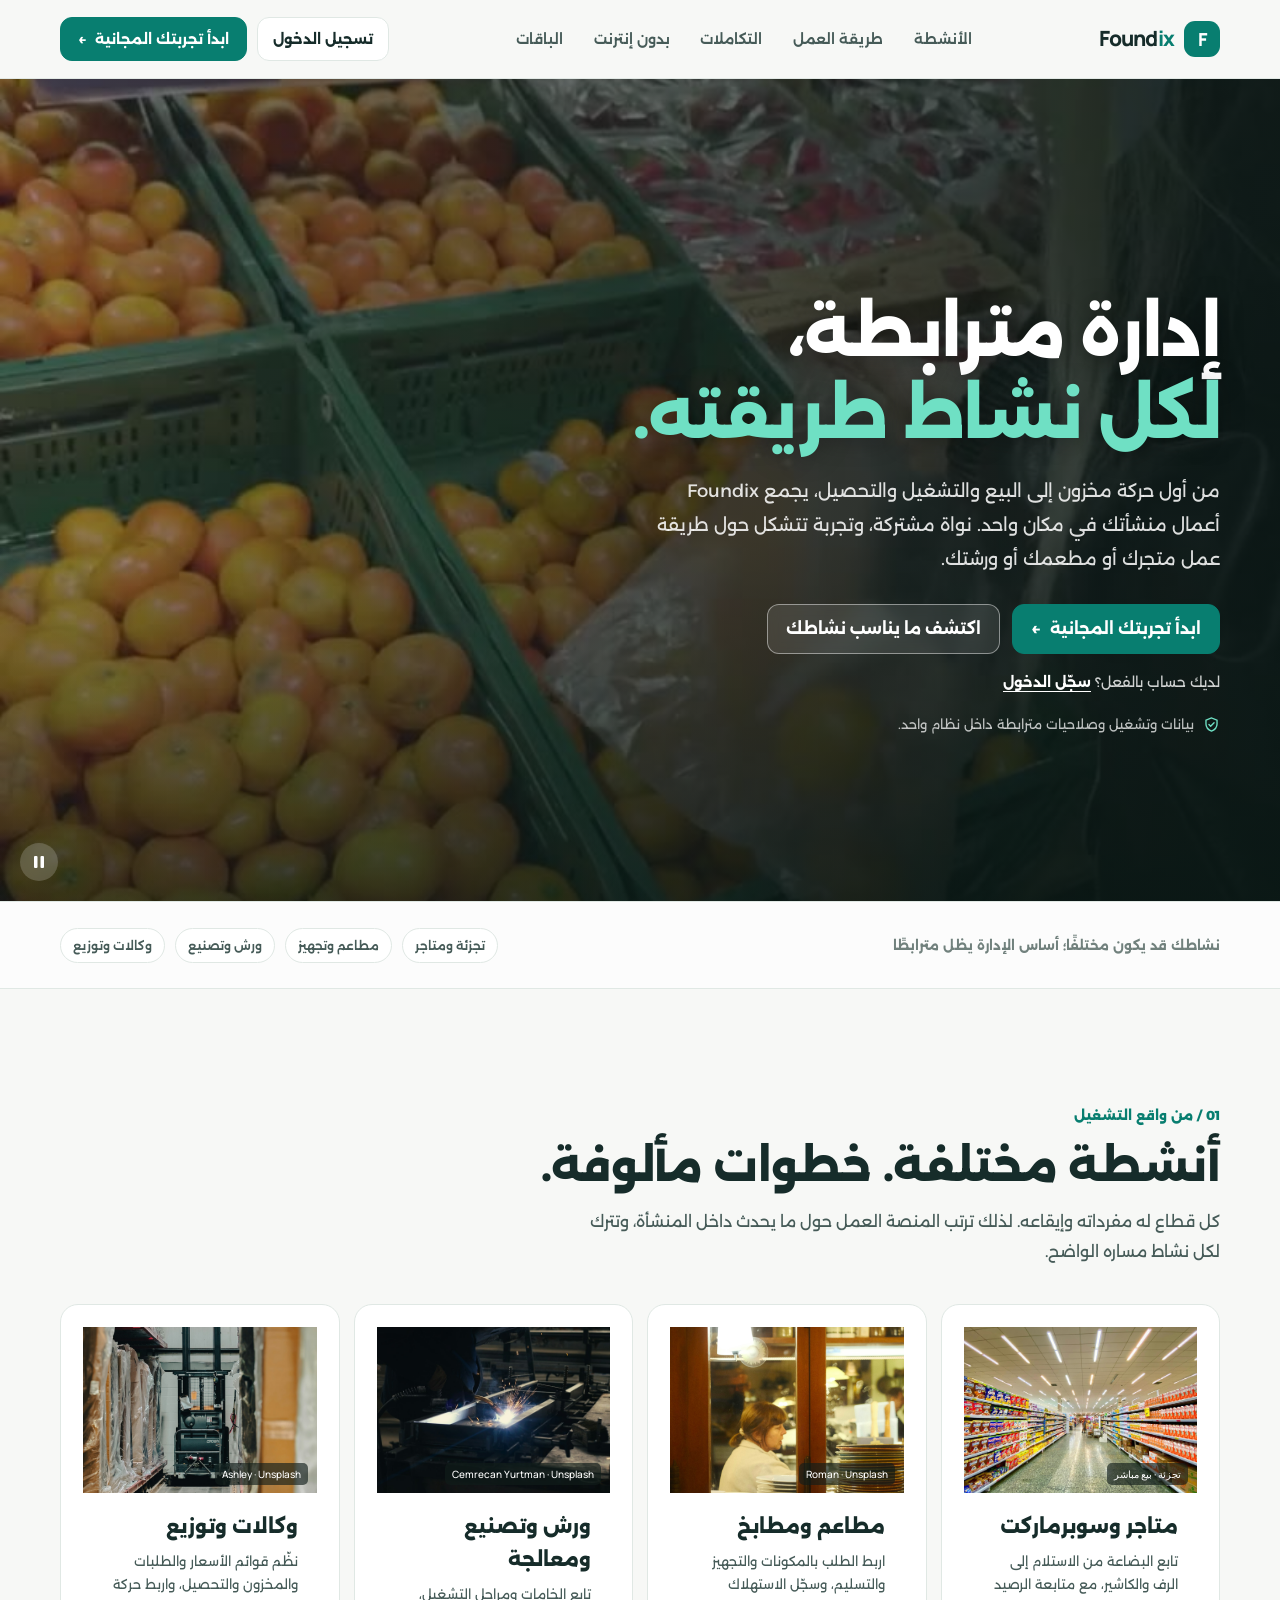
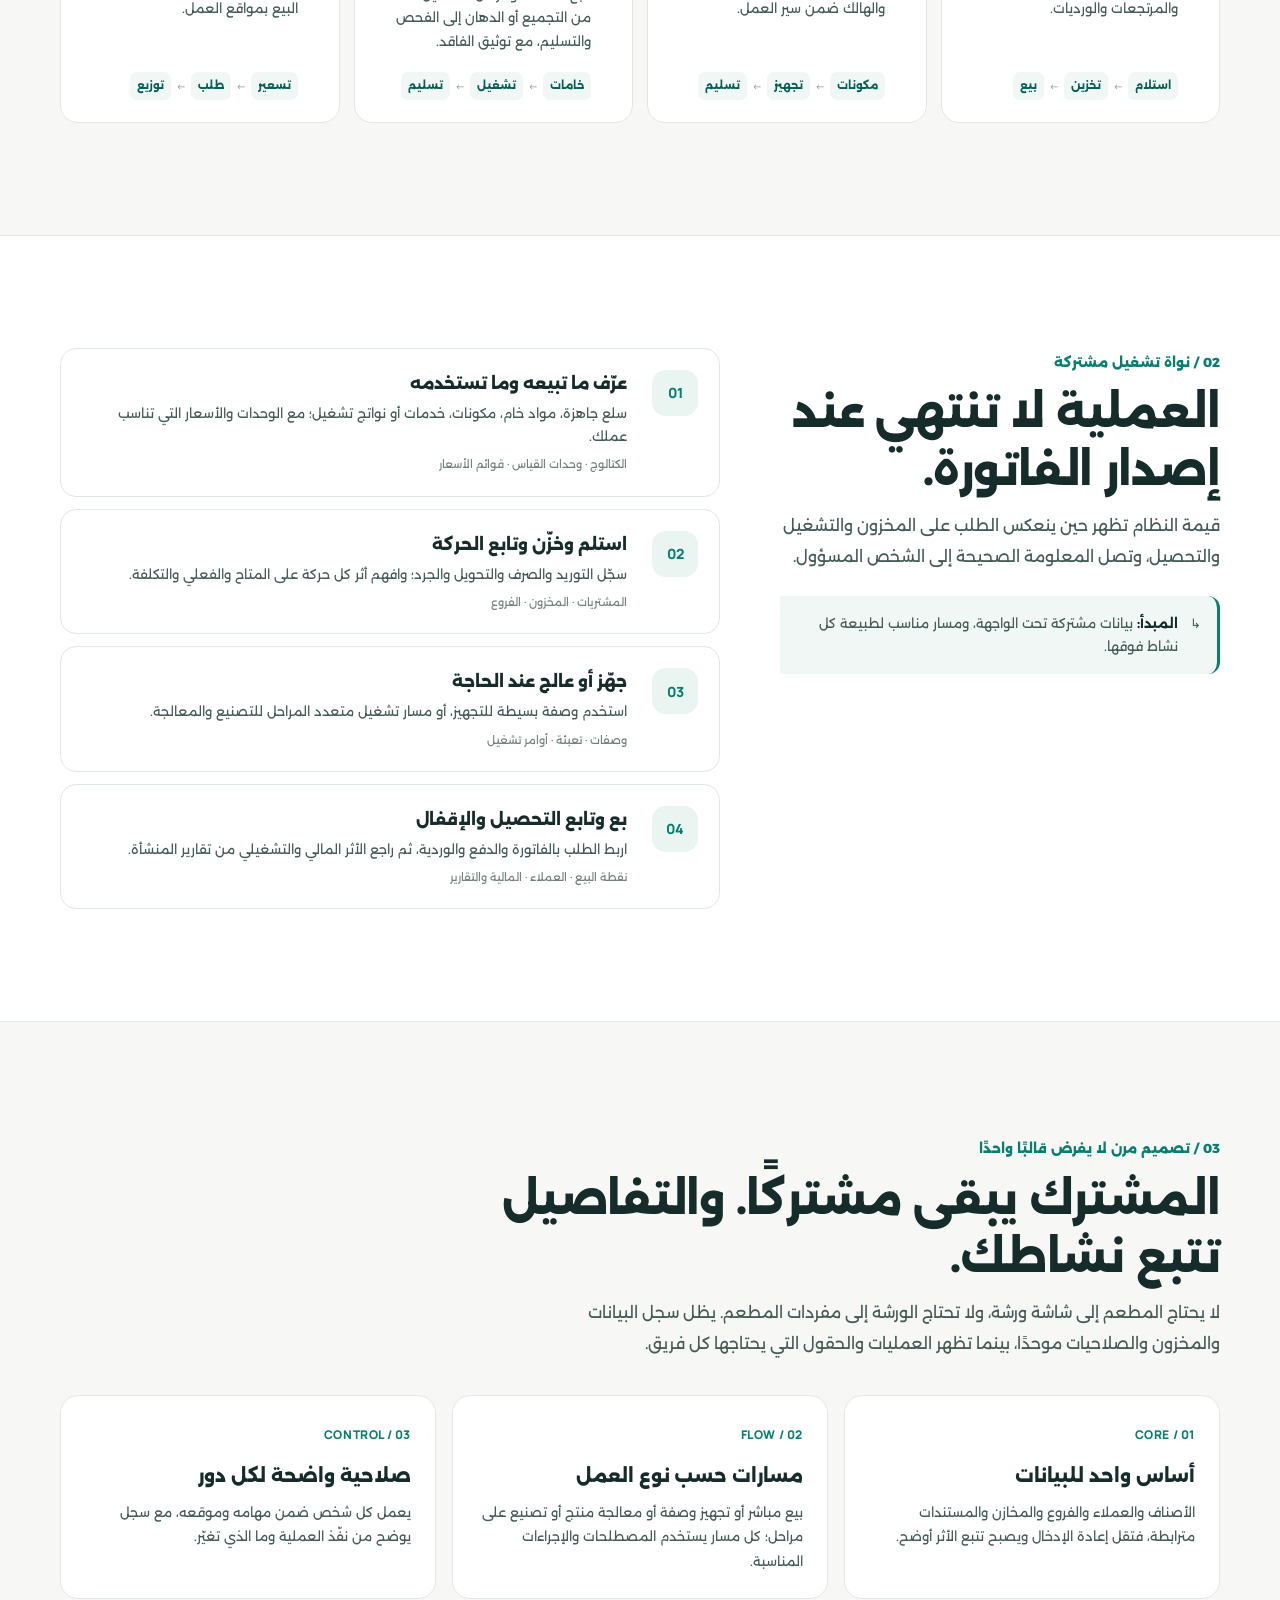
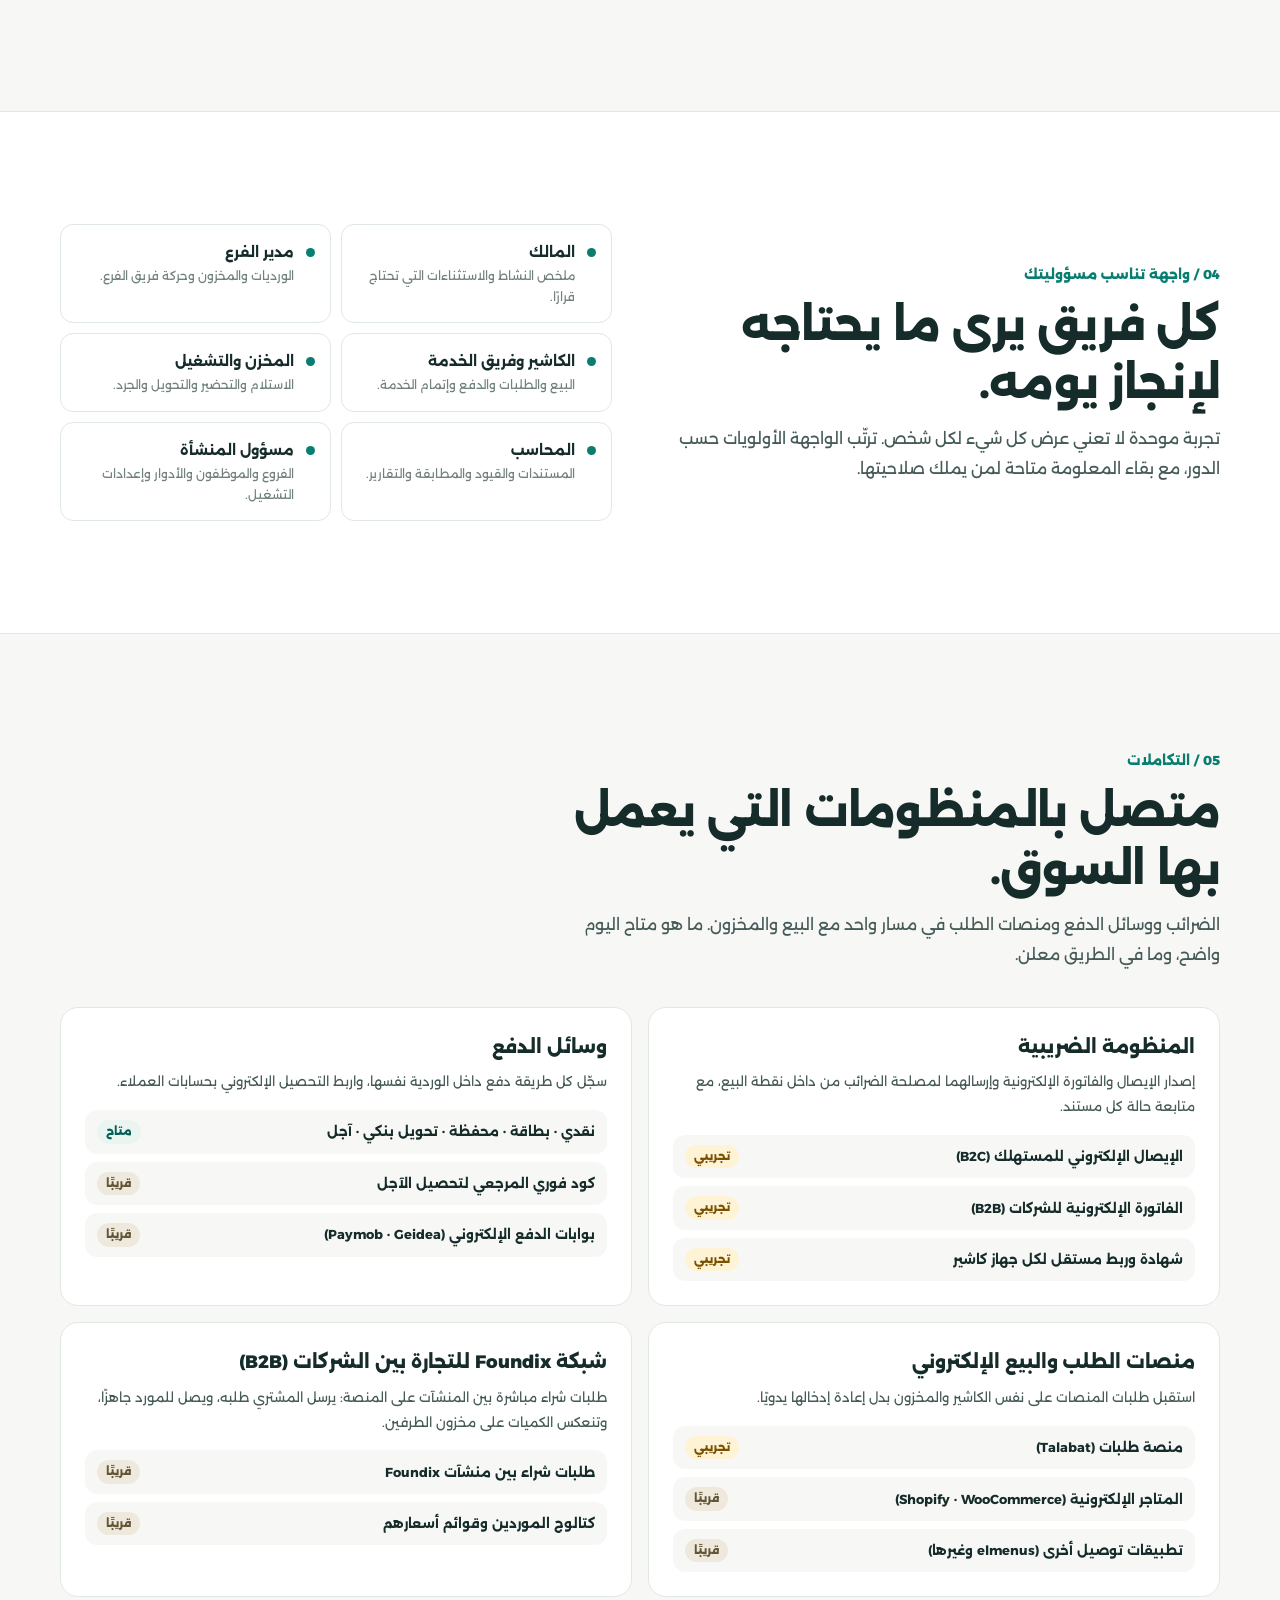
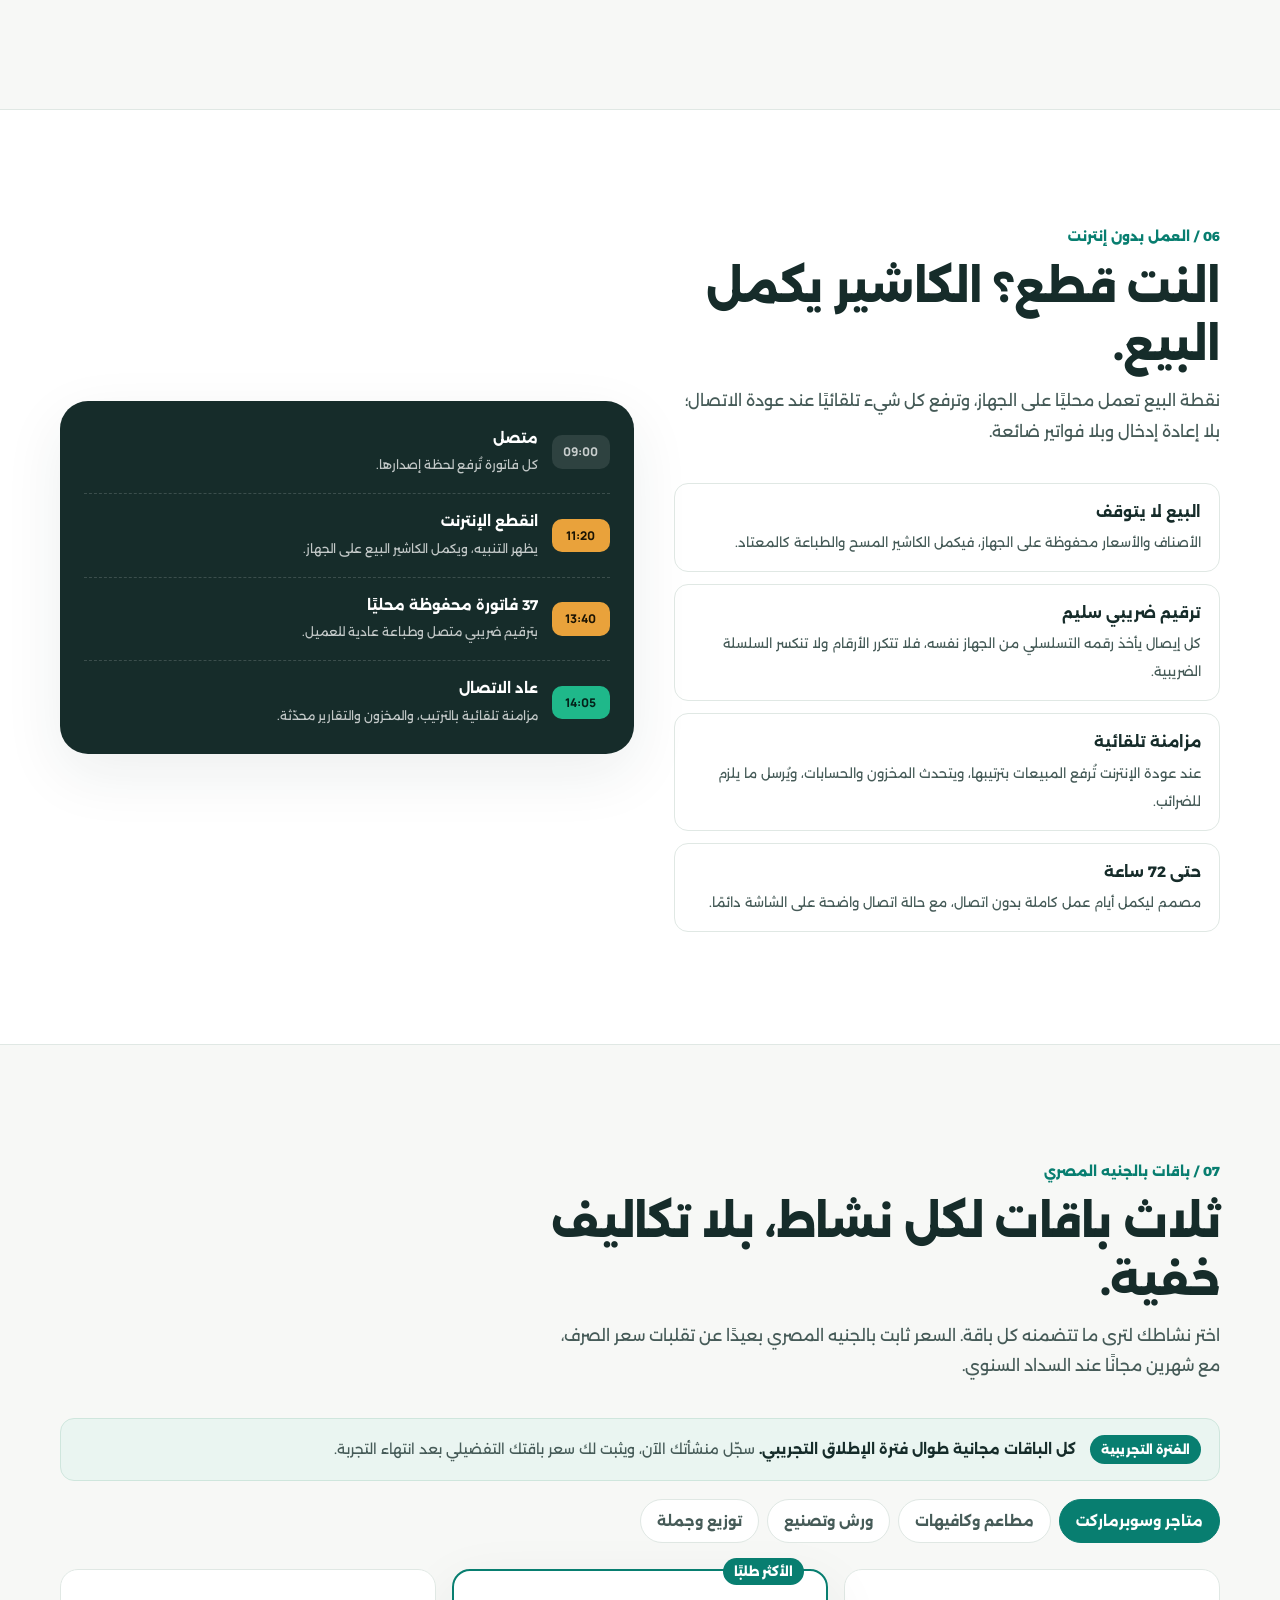
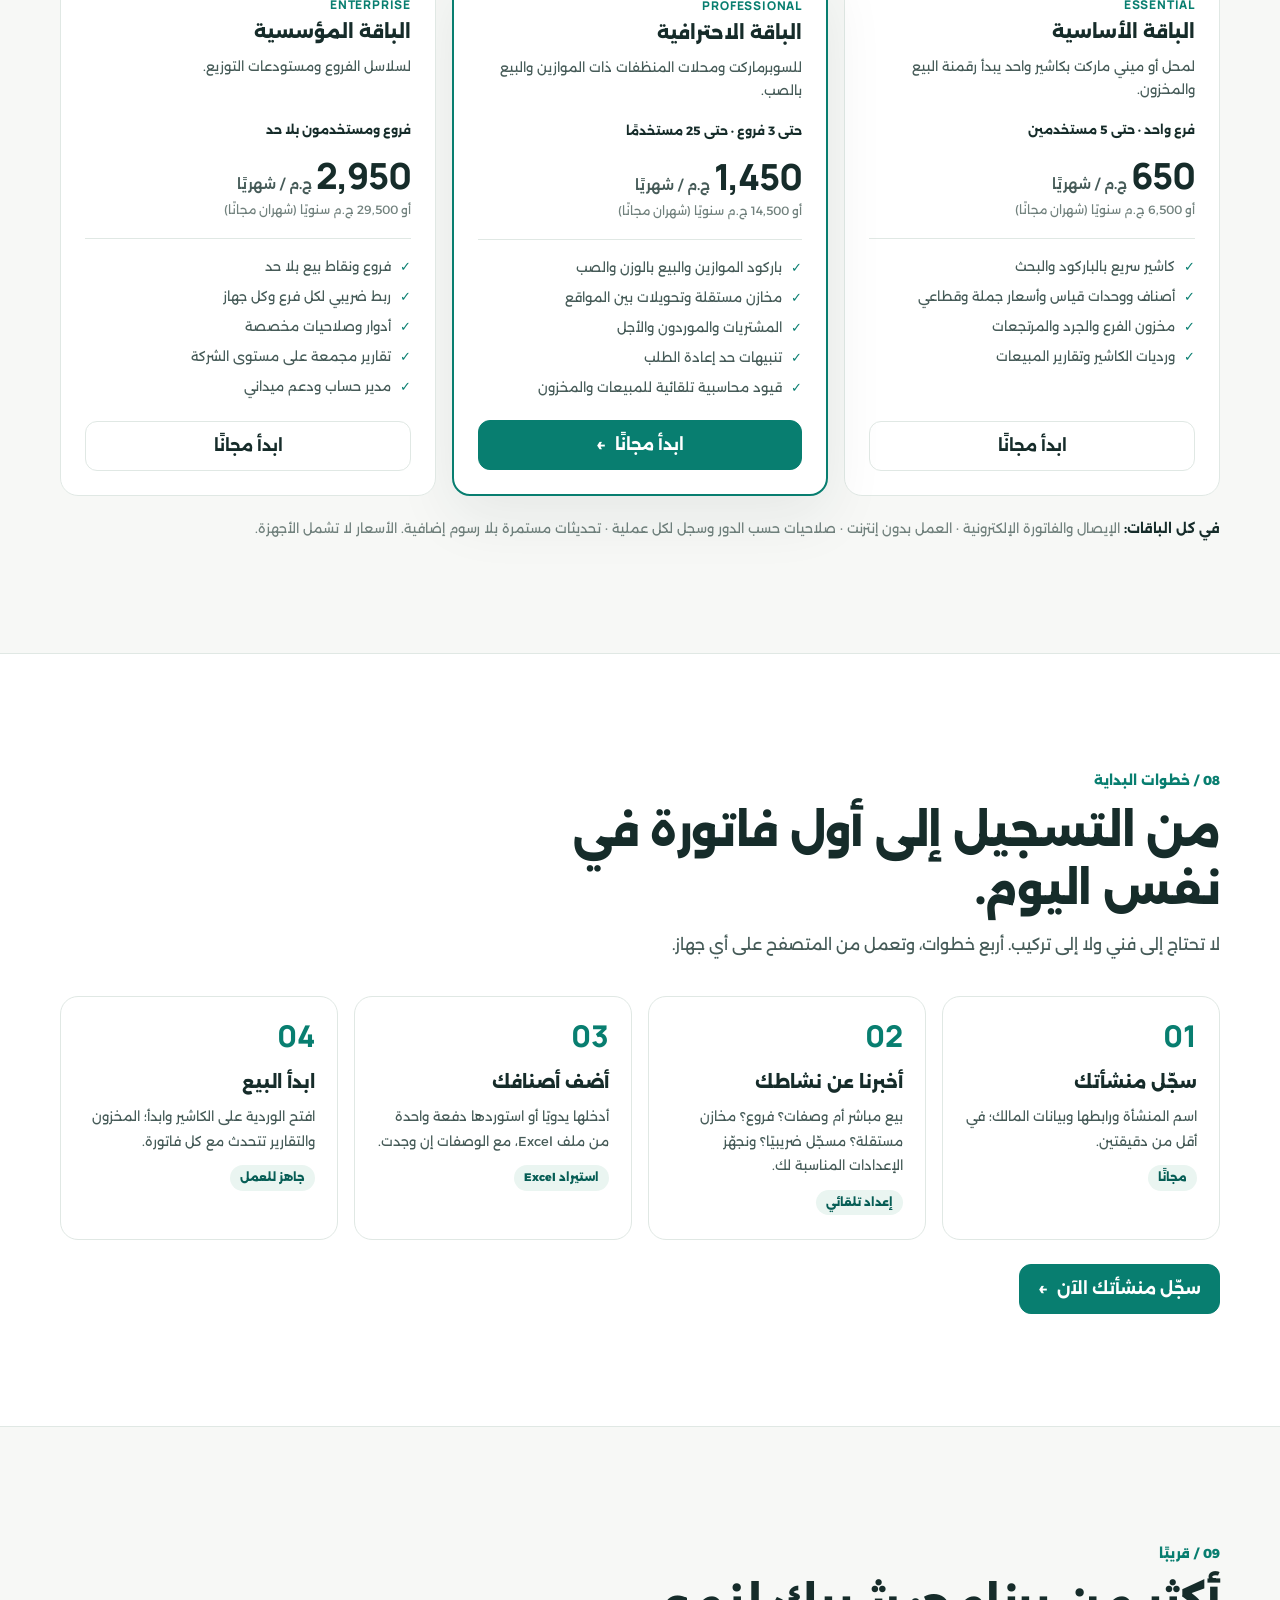
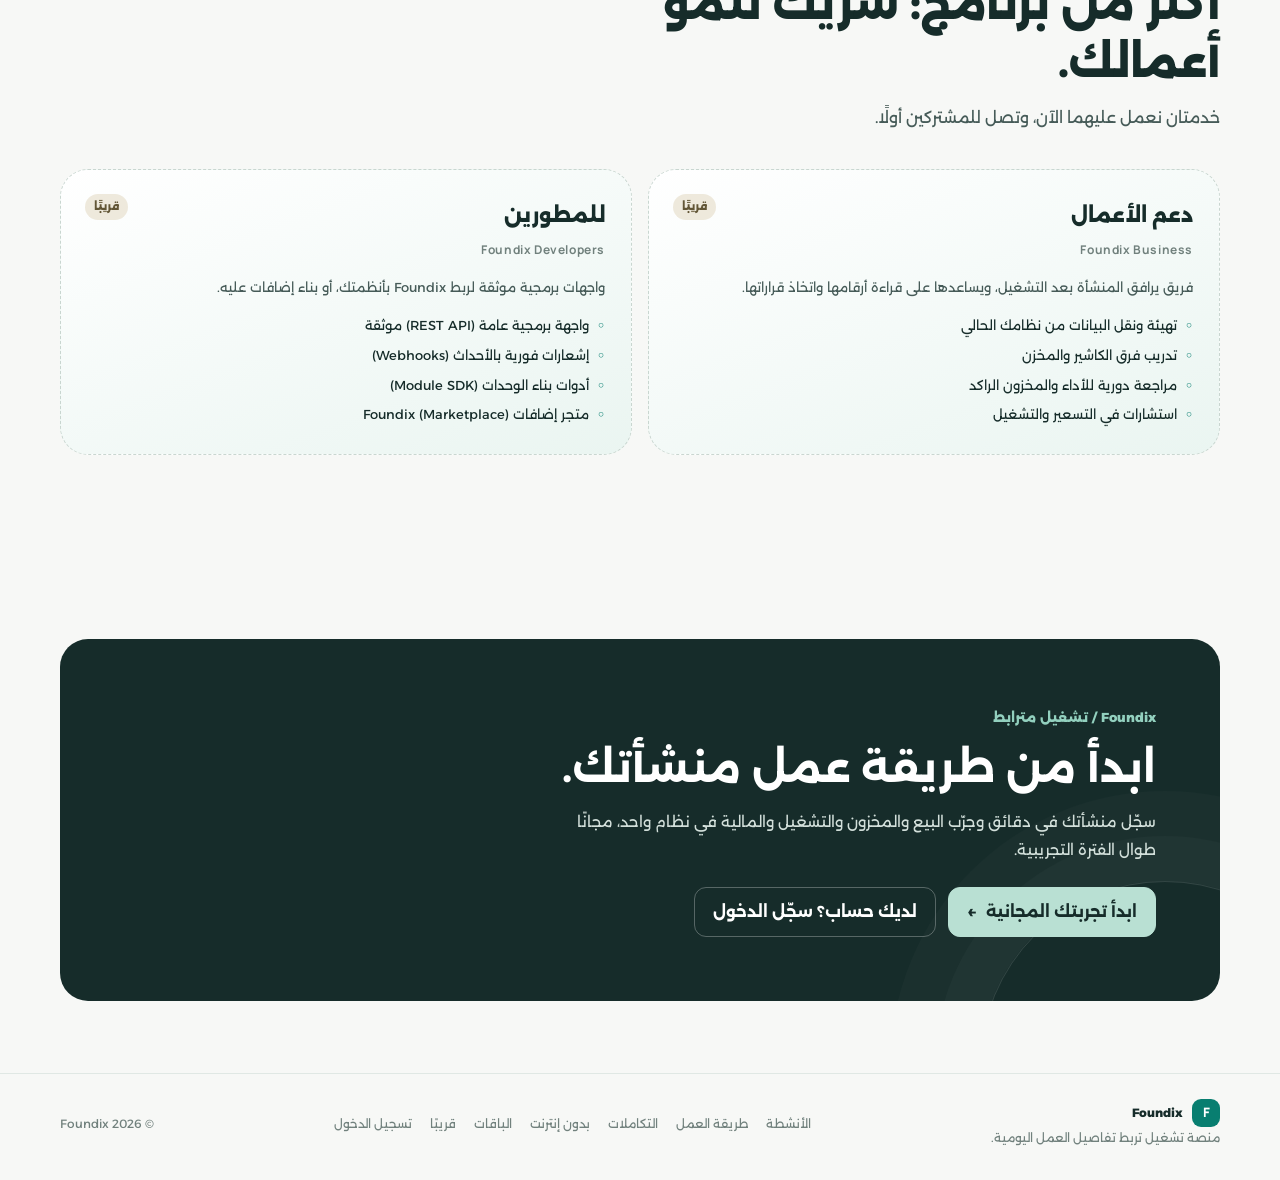
<file: index.html>
<!doctype html>
<html lang="ar" dir="rtl">
  <head>
    <meta charset="UTF-8" />
    <meta name="viewport" content="width=device-width, initial-scale=1.0" />
    <meta name="theme-color" content="#f7f8f6" />
    <meta
      name="description"
      content="Foundix منصة تشغيل مترابطة للمتاجر والمطاعم والورش والوكالات. إدارة البيع والمخزون والتشغيل والمالية من مكان واحد، مع تجربة تناسب طبيعة كل نشاط."
    />
    <title>Foundix — منصة تشغيل واحدة، طرق عمل متعددة</title>
    <link rel="preconnect" href="https://fonts.googleapis.com" />
    <link rel="preconnect" href="https://fonts.gstatic.com" crossorigin />
    <link
      href="https://fonts.googleapis.com/css2?family=Alexandria:wght@400;500;600;700;800&family=Manrope:wght@500;600;700;800&display=swap"
      rel="stylesheet"
    />
    <style>
      :root {
        color-scheme: light;
        --ink: #162c2a;
        --body: #465b58;
        --muted: #71817d;
        --line: #e0e8e4;
        --paper: #f7f8f6;
        --white: #fff;
        --green: #087e70;
        --green-dark: #075e56;
        --green-soft: #eaf5f1;
        --sand: #eee9dc;
        --radius: 18px;
        --radius-lg: 28px;
        --shadow: 0 20px 60px rgba(24, 53, 48, 0.08);
        --max: 1160px;
      }
      *,
      *::before,
      *::after {
        box-sizing: border-box;
      }
      html {
        scroll-behavior: smooth;
        scroll-padding-top: 100px;
      }
      body {
        margin: 0;
        background: var(--paper);
        color: var(--ink);
        font-family: "Alexandria", system-ui, sans-serif;
        font-size: 16px;
        line-height: 1.75;
        -webkit-font-smoothing: antialiased;
      }
      a {
        color: inherit;
      }
      button {
        font: inherit;
      }
      .container {
        width: min(var(--max), calc(100% - 48px));
        margin-inline: auto;
      }
      .skip-link {
        position: absolute;
        inset-block-start: -60px;
        inset-inline-start: 16px;
        z-index: 100;
        background: var(--ink);
        color: #fff;
        padding: 10px 16px;
        border-radius: 10px;
      }
      .skip-link:focus {
        inset-block-start: 12px;
      }
      .site-header {
        position: sticky;
        inset-block-start: 0;
        z-index: 20;
        background: rgba(247, 248, 246, 0.92);
        border-bottom: 1px solid rgba(224, 232, 228, 0.9);
        backdrop-filter: blur(16px);
      }
      .nav-shell {
        min-height: 78px;
        display: flex;
        align-items: center;
        justify-content: space-between;
        gap: 26px;
      }
      .brand {
        display: inline-flex;
        align-items: center;
        gap: 10px;
        text-decoration: none;
        flex: 0 0 auto;
      }
      .brand-mark {
        display: grid;
        place-items: center;
        width: 36px;
        height: 36px;
        border-radius: 11px;
        background: var(--green);
        color: #fff;
        font:
          800 18px/1 "Manrope",
          sans-serif;
        letter-spacing: -1px;
      }
      .brand-name {
        font:
          800 21px/1.1 "Manrope",
          "Alexandria",
          sans-serif;
        letter-spacing: -0.8px;
      }
      .brand-name span {
        color: var(--green);
      }
      .nav-links {
        display: flex;
        align-items: center;
        gap: clamp(16px, 2.4vw, 34px);
        list-style: none;
        margin: 0;
        padding: 0;
      }
      .nav-links a {
        color: var(--body);
        text-decoration: none;
        font-size: 14px;
        font-weight: 600;
        transition: color 0.18s;
      }
      .nav-links a:hover {
        color: var(--green);
      }
      .nav-cta {
        display: inline-flex;
        align-items: center;
        justify-content: center;
        gap: 9px;
        min-height: 44px;
        padding: 9px 17px;
        border: 1px solid var(--green);
        border-radius: 12px;
        color: #fff;
        background: var(--green);
        text-decoration: none;
        font-size: 14px;
        font-weight: 700;
        white-space: nowrap;
        transition:
          background 0.18s,
          transform 0.18s;
      }
      .nav-cta:hover {
        background: var(--green-dark);
        transform: translateY(-1px);
      }
      .nav-actions {
        display: flex;
        align-items: center;
        gap: 10px;
        flex: 0 0 auto;
      }
      .nav-login {
        display: inline-flex;
        align-items: center;
        min-height: 44px;
        padding: 9px 15px;
        border: 1px solid var(--line);
        border-radius: 12px;
        background: #fff;
        color: var(--ink);
        text-decoration: none;
        font-size: 14px;
        font-weight: 700;
        white-space: nowrap;
        transition: border-color 0.18s;
      }
      .nav-login:hover {
        border-color: #a8c9bd;
      }
      .nav-login-short {
        display: none;
      }
      .mobile-nav {
        display: none;
        position: relative;
      }
      .mobile-nav summary {
        cursor: pointer;
        list-style: none;
        border: 1px solid var(--line);
        border-radius: 11px;
        padding: 8px 13px;
        font-weight: 700;
      }
      .mobile-nav summary::-webkit-details-marker {
        display: none;
      }
      .mobile-menu {
        position: absolute;
        inset-block-start: calc(100% + 12px);
        inset-inline-end: 0;
        width: min(300px, calc(100vw - 32px));
        display: grid;
        gap: 4px;
        padding: 12px;
        border: 1px solid var(--line);
        border-radius: 16px;
        background: #fff;
        box-shadow: var(--shadow);
      }
      .mobile-menu a {
        padding: 9px 11px;
        border-radius: 9px;
        text-decoration: none;
        color: var(--body);
        font-weight: 600;
      }
      .mobile-menu a:hover {
        background: var(--green-soft);
        color: var(--green-dark);
      }
      .mobile-menu .mobile-menu-cta {
        margin-top: 6px;
        background: var(--green);
        color: #fff;
        text-align: center;
        font-weight: 700;
      }
      .mobile-menu .mobile-menu-cta:hover {
        background: var(--green-dark);
        color: #fff;
      }
      .hero {
        position: relative;
        overflow: hidden;
        padding: clamp(56px, 8vw, 104px) 0 76px;
      }
      .hero::before {
        content: "";
        position: absolute;
        width: 520px;
        height: 520px;
        border: 1px solid rgba(8, 126, 112, 0.09);
        border-radius: 50%;
        inset-block-start: -280px;
        inset-inline-start: -160px;
        box-shadow:
          0 0 0 58px rgba(8, 126, 112, 0.025),
          0 0 0 116px rgba(8, 126, 112, 0.018);
        pointer-events: none;
      }
      .hero-grid {
        position: relative;
        display: grid;
        grid-template-columns: minmax(0, 1.04fr) minmax(380px, 0.96fr);
        align-items: center;
        gap: clamp(38px, 7vw, 92px);
      }
      .eyebrow {
        display: inline-flex;
        align-items: center;
        gap: 9px;
        color: var(--green-dark);
        background: var(--green-soft);
        border: 1px solid #d9ebe4;
        border-radius: 999px;
        padding: 6px 12px;
        font-size: 13px;
        font-weight: 700;
      }
      .eyebrow-dot {
        width: 7px;
        height: 7px;
        border-radius: 50%;
        background: var(--green);
      }
      h1,
      h2,
      h3,
      p {
        margin-top: 0;
      }
      .hero h1 {
        max-width: 650px;
        margin: 22px 0 18px;
        font-size: clamp(38px, 5.2vw, 66px);
        line-height: 1.24;
        letter-spacing: -1.6px;
        font-weight: 800;
      }
      .hero h1 em {
        color: var(--green);
        font-style: normal;
      }
      .hero-copy {
        max-width: 570px;
        color: var(--body);
        font-size: clamp(16px, 1.6vw, 18px);
        line-height: 1.9;
        margin-bottom: 27px;
      }
      .hero-actions {
        display: flex;
        align-items: center;
        gap: 12px;
        flex-wrap: wrap;
      }
      .button-primary,
      .button-quiet {
        min-height: 49px;
        display: inline-flex;
        align-items: center;
        justify-content: center;
        gap: 9px;
        padding: 10px 18px;
        border-radius: 12px;
        font-weight: 700;
        text-decoration: none;
        transition:
          transform 0.18s,
          background 0.18s,
          border-color 0.18s;
      }
      .button-primary {
        color: #fff;
        background: var(--green);
        border: 1px solid var(--green);
      }
      .button-primary:hover {
        background: var(--green-dark);
        transform: translateY(-1px);
      }
      .button-quiet {
        color: var(--ink);
        border: 1px solid var(--line);
        background: rgba(255, 255, 255, 0.72);
      }
      .button-quiet:hover {
        border-color: #a8c9bd;
        background: #fff;
      }
      .hero-note {
        display: flex;
        align-items: center;
        gap: 9px;
        margin: 19px 0 0;
        color: var(--muted);
        font-size: 13px;
      }
      .hero-login {
        margin: 16px 0 0;
        color: var(--body);
        font-size: 14px;
      }
      .hero-login a {
        color: var(--green-dark);
        font-weight: 700;
        text-underline-offset: 4px;
      }
      .hero-note svg {
        flex: 0 0 auto;
        color: var(--green);
      }
      .system-visual {
        position: relative;
        min-height: 450px;
        display: grid;
        place-items: center;
      }
      .visual-orbit {
        position: absolute;
        width: min(100%, 445px);
        aspect-ratio: 1;
        border: 1px solid #dfe8e3;
        border-radius: 50%;
      }
      .visual-orbit::before,
      .visual-orbit::after {
        content: "";
        position: absolute;
        border: 1px solid #e6ece8;
        border-radius: 50%;
      }
      .visual-orbit::before {
        inset: 9%;
      }
      .visual-orbit::after {
        inset: 19%;
      }
      .flow-card {
        position: relative;
        z-index: 1;
        width: min(100%, 388px);
        background: #fff;
        border: 1px solid var(--line);
        border-radius: 20px;
        box-shadow: 0 24px 70px rgba(22, 44, 42, 0.12);
        padding: 20px;
      }
      .flow-top {
        display: flex;
        justify-content: space-between;
        align-items: center;
        gap: 12px;
        padding-bottom: 15px;
        border-bottom: 1px solid #edf1ee;
      }
      .flow-title {
        display: flex;
        align-items: center;
        gap: 10px;
        font-weight: 800;
      }
      .flow-icon {
        display: grid;
        place-items: center;
        width: 34px;
        height: 34px;
        border-radius: 10px;
        color: var(--green);
        background: var(--green-soft);
        font:
          800 14px/1 "Manrope",
          sans-serif;
      }
      .flow-meta {
        color: var(--muted);
        font:
          600 11px/1.5 "Manrope",
          sans-serif;
        direction: ltr;
      }
      .flow-label {
        margin: 16px 0 10px;
        color: var(--muted);
        font-size: 12px;
        font-weight: 700;
      }
      .flow-steps {
        display: grid;
        gap: 0;
      }
      .flow-step {
        display: grid;
        grid-template-columns: 30px 1fr auto;
        align-items: center;
        gap: 11px;
        min-height: 55px;
      }
      .step-number {
        display: grid;
        place-items: center;
        width: 27px;
        height: 27px;
        border: 1px solid #d5e8df;
        border-radius: 50%;
        color: var(--green);
        background: #f8fcfa;
        font:
          700 11px "Manrope",
          sans-serif;
      }
      .step-name {
        font-size: 14px;
        font-weight: 700;
      }
      .step-kind {
        color: var(--muted);
        font-size: 11px;
      }
      .step-connector {
        width: 1px;
        height: 12px;
        background: #cbded5;
        margin-inline-start: 13px;
      }
      .flow-footer {
        display: flex;
        align-items: center;
        justify-content: space-between;
        gap: 12px;
        padding: 13px 14px;
        margin-top: 13px;
        border-radius: 12px;
        background: #f5f8f6;
        color: var(--body);
        font-size: 12px;
      }
      .flow-status {
        display: inline-flex;
        align-items: center;
        gap: 6px;
        color: var(--green-dark);
        font-weight: 700;
        white-space: nowrap;
      }
      .flow-status i {
        width: 6px;
        height: 6px;
        display: inline-block;
        background: var(--green);
        border-radius: 50%;
      }
      .float-chip {
        position: absolute;
        z-index: 2;
        display: flex;
        align-items: center;
        gap: 9px;
        padding: 10px 13px;
        border: 1px solid var(--line);
        border-radius: 13px;
        background: #fff;
        box-shadow: 0 12px 30px rgba(22, 44, 42, 0.09);
        font-size: 12px;
        font-weight: 700;
      }
      .float-chip.one {
        inset-block-start: 12%;
        inset-inline-start: 0;
      }
      .float-chip.two {
        inset-block-end: 12%;
        inset-inline-end: 0;
      }
      .chip-mark {
        display: grid;
        place-items: center;
        width: 25px;
        height: 25px;
        border-radius: 8px;
        background: var(--sand);
        color: #866a3f;
        font:
          800 12px "Manrope",
          sans-serif;
      }
      .visual-caption {
        position: absolute;
        inset-block-end: -7px;
        color: var(--muted);
        text-align: center;
        font-size: 11px;
      }
      /* Editorial photography replaces the abstract product illustration. */
      .system-visual {
        display: block;
        min-height: 0;
      }
      .hero-photo {
        position: relative;
        height: clamp(360px, 40vw, 510px);
        margin: 0;
        overflow: hidden;
        border-radius: 22px;
        background: #dce6df;
        box-shadow: 0 24px 60px rgba(22, 44, 42, 0.14);
      }
      .hero-photo img,
      .sector-photo img {
        display: block;
        width: 100%;
        height: 100%;
        object-fit: cover;
      }
      .hero-photo img { object-position: 52% center; }
      .hero-photo::after {
        content: "";
        position: absolute;
        inset: 35% 0 0;
        background: linear-gradient(transparent, rgba(12, 28, 24, 0.72));
        pointer-events: none;
      }
      .hero-photo figcaption {
        position: absolute;
        z-index: 1;
        inset-inline: 23px;
        inset-block-end: 21px;
        color: #fff;
        font-size: 14px;
        font-weight: 700;
      }
      .hero-photo figcaption small {
        display: block;
        margin-top: 5px;
        color: rgba(255,255,255,.78);
        font-size: 11px;
        font-weight: 500;
      }
      .sector-card { padding: 0 0 19px; overflow: hidden; }
      .sector-photo {
        position: relative;
        height: 166px;
        margin: 0 0 17px;
        overflow: hidden;
        background: #e7ece8;
      }
      .sector-photo img { transition: transform .35s ease; }
      .sector-card:hover .sector-photo img { transform: scale(1.035); }
      .sector-photo figcaption {
        position: absolute;
        inset-inline-start: 9px;
        inset-block-end: 8px;
        padding: 4px 7px;
        border-radius: 5px;
        color: #fff;
        background: rgba(17, 29, 25, .64);
        font: 500 10px/1.4 "Manrope", sans-serif;
      }
      .sector-photo figcaption a { color: inherit; text-decoration: none; }
      .sector-photo figcaption a:hover { text-decoration: underline; }
      .sector-card > :not(.sector-photo) { margin-inline: 19px; }
      .sector-card .sector-icon { display: none; }
      .sector-card h3 { margin-bottom: 7px; }
      .sector-card p { min-height: 70px; }
      .trust-band {
        border-block: 1px solid var(--line);
        background: rgba(255, 255, 255, 0.68);
      }
      .trust-inner {
        min-height: 86px;
        display: flex;
        align-items: center;
        justify-content: space-between;
        gap: 20px;
      }
      .trust-label {
        color: var(--muted);
        font-size: 13px;
        font-weight: 700;
        white-space: nowrap;
      }
      .trust-sectors {
        display: flex;
        align-items: center;
        justify-content: flex-end;
        gap: 10px;
        flex-wrap: wrap;
      }
      .trust-sectors span {
        padding: 6px 12px;
        border: 1px solid var(--line);
        border-radius: 999px;
        color: var(--body);
        background: #fff;
        font-size: 12px;
        font-weight: 600;
      }
      .section {
        padding: clamp(70px, 9vw, 112px) 0;
      }
      .section-white {
        background: #fff;
        border-block: 1px solid var(--line);
      }
      .section-head {
        max-width: 720px;
        margin-bottom: 36px;
      }
      .section-kicker {
        display: inline-block;
        margin-bottom: 10px;
        color: var(--green);
        font-size: 13px;
        font-weight: 800;
      }
      .section-head h2 {
        margin: 0 0 12px;
        font-size: clamp(29px, 4vw, 43px);
        line-height: 1.35;
        letter-spacing: -0.7px;
        font-weight: 800;
      }
      .section-head p {
        max-width: 660px;
        margin: 0;
        color: var(--body);
        font-size: 16px;
        line-height: 1.9;
      }
      .sector-grid {
        display: grid;
        grid-template-columns: repeat(4, minmax(0, 1fr));
        gap: 14px;
      }
      .sector-card {
        position: relative;
        display: flex;
        flex-direction: column;
        min-height: 286px;
        padding: 22px;
        border: 1px solid var(--line);
        border-radius: var(--radius);
        background: #fff;
        transition:
          transform 0.2s,
          box-shadow 0.2s,
          border-color 0.2s;
      }
      .sector-card:hover {
        transform: translateY(-4px);
        border-color: #b8d5ca;
        box-shadow: var(--shadow);
      }
      .sector-icon {
        display: grid;
        place-items: center;
        width: 42px;
        height: 42px;
        margin-bottom: 21px;
        border-radius: 13px;
        background: var(--green-soft);
        color: var(--green-dark);
        font:
          800 13px "Manrope",
          sans-serif;
      }
      .sector-card:nth-child(2) .sector-icon {
        background: #f8efe2;
        color: #9b702e;
      }
      .sector-card:nth-child(3) .sector-icon {
        background: #edf0f7;
        color: #52658d;
      }
      .sector-card:nth-child(4) .sector-icon {
        background: #f3edf5;
        color: #80628f;
      }
      .sector-card h3 {
        margin: 0 0 7px;
        font-size: 19px;
        font-weight: 800;
      }
      .sector-card p {
        margin: 0 0 19px;
        color: var(--body);
        font-size: 13px;
        line-height: 1.8;
      }
      .mini-flow {
        display: flex;
        align-items: center;
        gap: 5px;
        flex-wrap: wrap;
        margin-top: auto;
        color: var(--green-dark);
        font-size: 11px;
        font-weight: 700;
      }
      .mini-flow span {
        padding: 4px 7px;
        border-radius: 7px;
        background: #f0f7f4;
      }
      .mini-flow b {
        color: #90aba0;
        font:
          600 10px "Manrope",
          sans-serif;
      }
      .model-grid {
        display: grid;
        grid-template-columns: 0.8fr 1.2fr;
        gap: 60px;
        align-items: start;
      }
      .model-copy {
        position: sticky;
        inset-block-start: 116px;
      }
      .model-copy .section-head {
        margin-bottom: 0;
      }
      .model-note {
        display: flex;
        gap: 12px;
        padding: 16px;
        margin-top: 24px;
        border-inline-start: 3px solid var(--green);
        border-radius: 0 12px 12px 0;
        background: #f1f7f4;
        color: var(--body);
        font-size: 13px;
      }
      .model-note strong {
        color: var(--ink);
      }
      .model-steps {
        display: grid;
        gap: 12px;
      }
      .model-step {
        display: grid;
        grid-template-columns: 54px 1fr;
        gap: 17px;
        padding: 21px;
        border: 1px solid var(--line);
        border-radius: 16px;
        background: #fff;
      }
      .model-step-num {
        display: grid;
        place-items: center;
        width: 46px;
        height: 46px;
        border-radius: 14px;
        background: var(--green-soft);
        color: var(--green);
        font:
          800 14px "Manrope",
          sans-serif;
      }
      .model-step h3 {
        margin: 0 0 4px;
        font-size: 16px;
        font-weight: 800;
      }
      .model-step p {
        margin: 0;
        color: var(--body);
        font-size: 13px;
        line-height: 1.8;
      }
      .model-step small {
        display: block;
        margin-top: 7px;
        color: var(--muted);
        font-size: 11px;
      }
      .principle-grid {
        display: grid;
        grid-template-columns: repeat(3, minmax(0, 1fr));
        gap: 16px;
      }
      .principle {
        padding: 24px;
        border: 1px solid var(--line);
        border-radius: var(--radius);
        background: #fff;
      }
      .principle .index {
        color: var(--green);
        font:
          800 12px "Manrope",
          sans-serif;
        letter-spacing: 0.6px;
      }
      .principle h3 {
        margin: 13px 0 7px;
        font-size: 18px;
        font-weight: 800;
      }
      .principle p {
        margin: 0;
        color: var(--body);
        font-size: 13px;
        line-height: 1.9;
      }
      .roles-layout {
        display: grid;
        grid-template-columns: 1fr 1fr;
        align-items: center;
        gap: 56px;
      }
      .roles-layout .section-head {
        margin: 0;
      }
      .role-list {
        display: grid;
        grid-template-columns: repeat(2, minmax(0, 1fr));
        gap: 10px;
      }
      .role-item {
        display: flex;
        align-items: flex-start;
        gap: 12px;
        padding: 15px;
        border: 1px solid var(--line);
        border-radius: 13px;
        background: #fff;
      }
      .role-dot {
        flex: 0 0 auto;
        width: 9px;
        height: 9px;
        margin-top: 8px;
        border-radius: 50%;
        background: var(--green);
      }
      .role-item strong {
        display: block;
        margin-bottom: 2px;
        font-size: 14px;
      }
      .role-item span {
        display: block;
        color: var(--muted);
        font-size: 12px;
        line-height: 1.7;
      }
      .beta-note {
        display: flex;
        align-items: center;
        gap: 14px;
        flex-wrap: wrap;
        padding: 16px 18px;
        margin-bottom: 18px;
        border: 1px solid #cfe6dd;
        border-radius: 14px;
        background: var(--green-soft);
      }
      .beta-note p {
        flex: 1 1 280px;
        margin: 0;
        color: var(--body);
        font-size: 14px;
        line-height: 1.8;
      }
      .beta-note strong {
        color: var(--ink);
      }
      .beta-badge {
        flex: 0 0 auto;
        padding: 4px 11px;
        border-radius: 999px;
        background: var(--green);
        color: #fff;
        font-size: 12px;
        font-weight: 800;
      }
      .plan-grid {
        display: grid;
        grid-template-columns: repeat(3, minmax(0, 1fr));
        gap: 16px;
        align-items: stretch;
      }
      .plan {
        position: relative;
        display: flex;
        flex-direction: column;
        padding: 26px 24px 24px;
        border: 1px solid var(--line);
        border-radius: var(--radius);
        background: #fff;
      }
      .plan-featured {
        border: 2px solid var(--green);
        box-shadow: var(--shadow);
      }
      .plan-tag {
        position: absolute;
        inset-block-start: -13px;
        inset-inline-start: 22px;
        padding: 3px 11px;
        border-radius: 999px;
        background: var(--green);
        color: #fff;
        font-size: 12px;
        font-weight: 800;
      }
      .plan h4 {
        margin: 0 0 6px;
        font-size: 18px;
        font-weight: 800;
      }
      .plan-for {
        min-height: 48px;
        margin: 0 0 16px;
        color: var(--body);
        font-size: 13px;
        line-height: 1.8;
      }
      .plan-price {
        margin: 0;
        color: var(--body);
        font-size: 14px;
        font-weight: 600;
      }
      .plan-price strong {
        color: var(--ink);
        font:
          800 36px/1.2 "Manrope",
          sans-serif;
        letter-spacing: -1px;
      }
      .plan-annual {
        margin: 2px 0 18px;
        color: var(--muted);
        font-size: 12px;
      }
      .plan-features {
        display: grid;
        gap: 8px;
        margin: 0 0 22px;
        padding: 16px 0 0;
        border-top: 1px solid var(--line);
        list-style: none;
        color: var(--body);
        font-size: 13px;
      }
      .plan-features li {
        display: flex;
        gap: 9px;
        line-height: 1.7;
      }
      .plan-features li::before {
        content: "✓";
        flex: 0 0 auto;
        color: var(--green);
        font-weight: 800;
      }
      .plan .button-primary,
      .plan .button-quiet {
        margin-top: auto;
      }
      .start-section {
        padding: 72px 0;
      }
      .start-panel {
        position: relative;
        overflow: hidden;
        padding: clamp(30px, 6vw, 64px);
        border-radius: var(--radius-lg);
        background: var(--ink);
        color: #fff;
      }
      .start-panel::after {
        content: "";
        position: absolute;
        width: 370px;
        height: 370px;
        border: 1px solid rgba(255, 255, 255, 0.12);
        border-radius: 50%;
        inset-inline-start: -130px;
        inset-block-end: -250px;
        box-shadow:
          0 0 0 45px rgba(255, 255, 255, 0.025),
          0 0 0 90px rgba(255, 255, 255, 0.018);
      }
      .start-content {
        position: relative;
        z-index: 1;
        max-width: 700px;
      }
      .start-panel .section-kicker {
        color: #92d0be;
      }
      .start-panel h2 {
        margin: 0 0 12px;
        font-size: clamp(29px, 4vw, 42px);
        line-height: 1.35;
      }
      .start-panel p {
        max-width: 600px;
        margin: 0 0 22px;
        color: #d2dfda;
        font-size: 15px;
        line-height: 1.9;
      }
      .start-panel .button-primary {
        color: var(--ink);
        background: #b9e0d3;
        border-color: #b9e0d3;
      }
      .start-panel .button-primary:hover {
        background: #fff;
      }
      .start-panel .button-quiet {
        color: #fff;
        background: transparent;
        border-color: rgba(255, 255, 255, 0.28);
      }
      .start-panel .button-quiet:hover {
        background: rgba(255, 255, 255, 0.08);
      }
      footer {
        padding: 25px 0 32px;
        border-top: 1px solid var(--line);
      }
      .footer-row {
        display: flex;
        justify-content: space-between;
        align-items: center;
        gap: 18px;
        color: var(--muted);
        font-size: 12px;
      }
      .footer-brand {
        display: inline-flex;
        align-items: center;
        gap: 9px;
        color: var(--ink);
        font-weight: 800;
      }
      .footer-brand .brand-mark {
        width: 28px;
        height: 28px;
        border-radius: 9px;
        font-size: 13px;
      }
      .footer-links {
        display: flex;
        gap: 18px;
        flex-wrap: wrap;
      }
      .footer-links a {
        color: var(--muted);
        text-decoration: none;
      }
      .footer-links a:hover {
        color: var(--green);
      }
      :focus-visible {
        outline: 3px solid #77b9a7;
        outline-offset: 3px;
        border-radius: 4px;
      }
      .hero-photo video {
        display: block;
        width: 100%;
        height: 100%;
        object-fit: cover;
      }
      .hero-chip {
        position: absolute;
        z-index: 1;
        inset-block-start: 18px;
        inset-inline-start: 18px;
        display: inline-flex;
        align-items: center;
        gap: 8px;
        padding: 7px 12px;
        border-radius: 999px;
        background: rgba(255, 255, 255, 0.92);
        color: var(--ink);
        font-size: 12px;
        font-weight: 800;
        box-shadow: 0 8px 22px rgba(12, 28, 24, 0.14);
      }
      .hero-chip::before {
        content: "";
        width: 8px;
        height: 8px;
        border-radius: 50%;
        background: #1fb88a;
        box-shadow: 0 0 0 4px rgba(31, 184, 138, 0.22);
      }
      .video-toggle {
        position: absolute;
        z-index: 2;
        inset-block-start: 14px;
        inset-inline-end: 14px;
        display: grid;
        place-items: center;
        width: 38px;
        height: 38px;
        border: 0;
        border-radius: 50%;
        background: rgba(12, 28, 24, 0.55);
        color: #fff;
        cursor: pointer;
      }
      .video-toggle:focus-visible {
        outline: 3px solid #fff;
        outline-offset: 2px;
      }
      .video-toggle svg {
        width: 14px;
        height: 14px;
      }
      .video-toggle .icon-play,
      .video-toggle[aria-pressed="true"] .icon-pause {
        display: none;
      }
      .video-toggle[aria-pressed="true"] .icon-play {
        display: block;
      }
      .sector-tabs {
        display: none;
        flex-wrap: wrap;
        gap: 8px;
        margin-bottom: 26px;
      }
      .js .sector-tabs {
        display: flex;
      }
      .sector-tab {
        padding: 9px 16px;
        border: 1px solid var(--line);
        border-radius: 999px;
        background: #fff;
        color: var(--body);
        font: inherit;
        font-size: 14px;
        font-weight: 700;
        cursor: pointer;
      }
      .sector-tab[aria-selected="true"] {
        border-color: var(--green);
        background: var(--green);
        color: #fff;
      }
      .sector-tab:focus-visible {
        outline: 3px solid var(--green);
        outline-offset: 2px;
      }
      .plan-panel + .plan-panel {
        margin-top: 34px;
      }
      .js .plan-panel + .plan-panel {
        margin-top: 0;
      }
      .plan-panel-title {
        margin: 0 0 18px;
        font-size: 20px;
        font-weight: 800;
      }
      .js .plan-panel-title {
        position: absolute;
        width: 1px;
        height: 1px;
        overflow: hidden;
        clip: rect(0 0 0 0);
        white-space: nowrap;
      }
      .plan-name {
        display: block;
        margin-bottom: 4px;
        color: var(--green);
        font:
          800 12px "Manrope",
          sans-serif;
        letter-spacing: 0.8px;
        text-transform: uppercase;
      }
      .plan-limits {
        margin: 0 0 14px;
        color: var(--ink);
        font-size: 12px;
        font-weight: 700;
      }
      .plan-common {
        margin: 20px 0 0;
        color: var(--muted);
        font-size: 13px;
        line-height: 1.9;
      }
      .plan-common strong {
        color: var(--ink);
      }
      .integration-grid,
      .soon-grid {
        display: grid;
        grid-template-columns: repeat(2, minmax(0, 1fr));
        gap: 16px;
      }
      .integration {
        padding: 24px;
        border: 1px solid var(--line);
        border-radius: var(--radius);
        background: #fff;
      }
      .integration h3 {
        margin: 0 0 6px;
        font-size: 18px;
        font-weight: 800;
      }
      .integration > p {
        margin: 0 0 16px;
        color: var(--body);
        font-size: 13px;
        line-height: 1.9;
      }
      .integration-list {
        display: grid;
        gap: 8px;
        margin: 0;
        padding: 0;
        list-style: none;
      }
      .integration-list li {
        display: flex;
        align-items: center;
        justify-content: space-between;
        gap: 12px;
        padding: 10px 12px;
        border-radius: 12px;
        background: var(--paper);
        color: var(--ink);
        font-size: 13px;
        font-weight: 700;
        line-height: 1.6;
      }
      .status {
        flex: 0 0 auto;
        padding: 3px 9px;
        border-radius: 999px;
        font-size: 11px;
        font-weight: 800;
      }
      .status-live {
        background: var(--green-soft);
        color: var(--green-dark);
      }
      .status-pilot {
        background: #fff3d6;
        color: #7a5100;
      }
      .status-soon {
        background: var(--sand);
        color: #625636;
      }
      .offline-grid {
        display: grid;
        grid-template-columns: minmax(0, 1fr) minmax(0, 1.05fr);
        gap: 40px;
        align-items: center;
      }
      .offline-points {
        display: grid;
        gap: 12px;
        margin: 0;
        padding: 0;
        list-style: none;
      }
      .offline-points li {
        padding: 15px 18px;
        border: 1px solid var(--line);
        border-radius: 14px;
        background: #fff;
      }
      .offline-points strong {
        display: block;
        margin-bottom: 3px;
        font-size: 15px;
      }
      .offline-points span {
        color: var(--body);
        font-size: 13px;
        line-height: 1.8;
      }
      .offline-timeline {
        margin: 0;
        padding: 10px 24px;
        border-radius: var(--radius-lg);
        background: var(--ink);
        color: #fff;
        box-shadow: var(--shadow);
        list-style: none;
      }
      .timeline-step {
        display: grid;
        grid-template-columns: 58px 1fr;
        gap: 14px;
        align-items: center;
        padding: 15px 0;
      }
      .timeline-step + .timeline-step {
        border-top: 1px dashed rgba(255, 255, 255, 0.16);
      }
      .timeline-time {
        padding: 6px 0;
        border-radius: 10px;
        background: rgba(255, 255, 255, 0.1);
        text-align: center;
        font:
          800 12px "Manrope",
          sans-serif;
      }
      .timeline-step.is-off .timeline-time {
        background: #e9a23b;
        color: #1b1404;
      }
      .timeline-step.is-sync .timeline-time {
        background: #1fb88a;
        color: #04221a;
      }
      .timeline-step strong {
        display: block;
        font-size: 14px;
      }
      .timeline-step span {
        color: rgba(255, 255, 255, 0.74);
        font-size: 12px;
        line-height: 1.8;
      }
      .steps-grid {
        display: grid;
        grid-template-columns: repeat(4, minmax(0, 1fr));
        gap: 16px;
      }
      .step-card {
        padding: 24px 22px;
        border: 1px solid var(--line);
        border-radius: var(--radius);
        background: #fff;
      }
      .step-num {
        color: var(--green);
        font:
          800 30px/1 "Manrope",
          sans-serif;
      }
      .step-card h3 {
        margin: 12px 0 6px;
        font-size: 17px;
        font-weight: 800;
      }
      .step-card p {
        margin: 0;
        color: var(--body);
        font-size: 13px;
        line-height: 1.9;
      }
      .step-card small {
        display: inline-block;
        margin-top: 12px;
        padding: 3px 10px;
        border-radius: 999px;
        background: var(--green-soft);
        color: var(--green-dark);
        font-size: 11px;
        font-weight: 800;
      }
      .steps-cta {
        margin-top: 24px;
      }
      .soon-card {
        position: relative;
        padding: 28px 26px;
        border: 1px dashed #c9d6d0;
        border-radius: var(--radius-lg);
        background: linear-gradient(160deg, #fff, var(--green-soft));
      }
      .soon-card .status {
        position: absolute;
        inset-block-start: 24px;
        inset-inline-end: 24px;
      }
      .soon-card h3 {
        margin: 0 0 2px;
        font-size: 20px;
        font-weight: 800;
      }
      .soon-en {
        color: var(--muted);
        font:
          700 12px "Manrope",
          sans-serif;
        letter-spacing: 0.6px;
      }
      .soon-card p {
        margin: 12px 0 14px;
        color: var(--body);
        font-size: 13px;
        line-height: 1.9;
      }
      .soon-card ul {
        display: grid;
        gap: 7px;
        margin: 0;
        padding: 0;
        list-style: none;
        color: var(--ink);
        font-size: 13px;
      }
      .soon-card li::before {
        content: "◦";
        margin-inline-end: 8px;
        color: var(--green);
        font-weight: 800;
      }
      @media (max-width: 980px) {
        .steps-grid {
          grid-template-columns: repeat(2, minmax(0, 1fr));
        }
        .offline-grid {
          grid-template-columns: 1fr;
          gap: 28px;
        }
      }
      @media (max-width: 700px) {
        .integration-grid,
        .soon-grid,
        .steps-grid {
          grid-template-columns: 1fr;
        }
        .soon-card .status {
          position: static;
          display: inline-block;
          margin-bottom: 10px;
        }
      }
      @media (max-width: 980px) {
        .nav-links,
        .nav-actions > .nav-cta {
          display: none;
        }
        .plan-grid {
          grid-template-columns: 1fr;
          max-width: 560px;
        }
        .plan-for {
          min-height: 0;
        }
        .mobile-nav {
          display: block;
        }
        .hero-grid {
          grid-template-columns: 1fr 1fr;
          gap: 28px;
        }
        .sector-grid {
          grid-template-columns: repeat(2, minmax(0, 1fr));
        }
        .model-grid {
          gap: 34px;
        }
        .roles-layout {
          gap: 32px;
        }
      }
      @media (max-width: 700px) {
        .container {
          width: min(100% - 32px, var(--max));
        }
        .nav-shell {
          min-height: 68px;
          gap: 12px;
        }
        .nav-actions {
          gap: 8px;
        }
        .nav-login {
          min-height: 40px;
          padding: 7px 12px;
          font-size: 13px;
        }
        .hero {
          padding-block: 48px 58px;
        }
        .hero-grid {
          grid-template-columns: 1fr;
        }
        .hero h1 {
          max-width: 520px;
          margin-top: 18px;
          font-size: clamp(36px, 10vw, 50px);
        }
        .hero-copy {
          font-size: 15px;
        }
        .system-visual { margin-top: 8px; }
        .hero-photo { height: min(112vw, 430px); }
        .trust-inner {
          align-items: flex-start;
          flex-direction: column;
          justify-content: center;
          padding-block: 17px;
          gap: 10px;
        }
        .trust-sectors {
          justify-content: flex-start;
        }
        .section {
          padding-block: 68px;
        }
        .section-head {
          margin-bottom: 25px;
        }
        .sector-grid,
        .principle-grid {
          grid-template-columns: 1fr;
        }
        .sector-card {
          min-height: unset;
        }
        .model-grid,
        .roles-layout {
          grid-template-columns: 1fr;
          gap: 30px;
        }
        .model-copy {
          position: static;
        }
        .role-list {
          grid-template-columns: 1fr;
        }
        .start-section {
          padding-block: 52px;
        }
        .footer-row {
          align-items: flex-start;
          flex-direction: column;
        }
      }
      @media (max-width: 420px) {
        .nav-login-long {
          display: none;
        }
        .nav-login-short {
          display: inline;
        }
        .mobile-nav summary {
          padding-inline: 11px;
        }
        .nav-shell {
          gap: 8px;
        }
        .trust-label {
          white-space: normal;
        }
      }
      /* Full-screen hero: the video sits behind the copy. */
      .hero {
        min-height: calc(100svh - 78px);
        display: flex;
        align-items: center;
        isolation: isolate;
        background: #0c1c18;
        color: #fff;
      }
      .hero::before { display: none; }
      .hero-media {
        position: absolute;
        inset: 0;
        z-index: -1;
      }
      .hero-media video {
        display: block;
        width: 100%;
        height: 100%;
        object-fit: cover;
      }
      .hero-media::after {
        content: "";
        position: absolute;
        inset: 0;
        background:
          linear-gradient(to left, rgba(8, 22, 19, 0.82) 0%, rgba(8, 22, 19, 0.55) 55%, rgba(8, 22, 19, 0.3) 100%),
          linear-gradient(to top, rgba(8, 22, 19, 0.6), transparent 45%);
      }
      .hero .hero-grid {
        display: block;
        width: min(var(--max), calc(100% - 48px));
      }
      .hero-content { max-width: 680px; }
      .hero h1 { color: #fff; text-shadow: 0 2px 24px rgba(0, 0, 0, 0.35); }
      .hero h1 em { color: #6fe0c4; }
      .hero .hero-copy { color: rgba(255, 255, 255, 0.86); }
      .hero .hero-login { color: rgba(255, 255, 255, 0.8); }
      .hero .hero-login a { color: #fff; }
      .hero .hero-note { color: rgba(255, 255, 255, 0.72); }
      .hero .hero-note svg { color: #6fe0c4; }
      .hero .button-quiet {
        color: #fff;
        border-color: rgba(255, 255, 255, 0.45);
        background: rgba(255, 255, 255, 0.1);
        backdrop-filter: blur(6px);
      }
      .hero .button-quiet:hover { background: rgba(255, 255, 255, 0.2); border-color: #fff; }
      .hero > .video-toggle {
        inset-block-start: auto;
        inset-block-end: 20px;
        inset-inline-start: auto;
        inset-inline-end: 20px;
        background: rgba(255, 255, 255, 0.18);
        backdrop-filter: blur(6px);
      }
      @media (max-width: 700px) {
        .hero { min-height: calc(100svh - 68px); }
        .hero .hero-grid { width: min(100% - 32px, var(--max)); }
        .hero-media::after { background: rgba(8, 22, 19, 0.68); }
      }
      @media (prefers-reduced-motion: reduce) {
        *,
        *::before,
        *::after {
          scroll-behavior: auto !important;
          transition-duration: 0.01ms !important;
          animation-duration: 0.01ms !important;
          animation-iteration-count: 1 !important;
        }
      }
      @media print {
        .site-header,
        .hero-actions,
        .hero-media,
        .video-toggle {
          display: none !important;
        }
        body {
          background: #fff;
        }
        .section,
        .hero {
          padding-block: 24px;
        }
        .hero {
          min-height: 0;
          background: #fff;
          color: var(--ink);
        }
        .hero h1,
        .hero .hero-copy {
          color: var(--ink);
          text-shadow: none;
        }
        .sector-card,
        .principle,
        .model-step {
          break-inside: avoid;
          box-shadow: none;
        }
        .start-panel {
          background: #eef4f1;
          color: var(--ink);
          border: 1px solid var(--line);
        }
        .start-panel p {
          color: var(--body);
        }
      }
    </style>
  </head>
  <body>
    <a class="skip-link" href="#main">انتقل إلى المحتوى</a>
    <header class="site-header">
      <div class="container nav-shell">
        <a class="brand" href="#top" aria-label="Foundix، إلى بداية الصفحة"
          ><span class="brand-mark" aria-hidden="true">F</span
          ><span class="brand-name">Found<span>ix</span></span></a
        >
        <nav aria-label="التنقل الرئيسي">
          <ul class="nav-links">
            <li><a href="#sectors">الأنشطة</a></li>
            <li><a href="#operating-model">طريقة العمل</a></li>
            <li><a href="#integrations">التكاملات</a></li>
            <li><a href="#offline">بدون إنترنت</a></li>
            <li><a href="#pricing">الباقات</a></li>
          </ul>
        </nav>
        <div class="nav-actions">
          <a class="nav-login" href="https://app.foundix.net/login"
            ><span class="nav-login-long">تسجيل الدخول</span
            ><span class="nav-login-short">دخول</span></a
          ><a class="nav-cta" href="https://app.foundix.net/register"
            >ابدأ تجربتك المجانية <span aria-hidden="true">←</span></a
          >
          <details class="mobile-nav">
            <summary aria-label="فتح قائمة التنقل">القائمة</summary>
            <nav class="mobile-menu" aria-label="التنقل على الهاتف">
              <a href="#sectors">الأنشطة</a><a href="#operating-model">طريقة العمل</a
              ><a href="#integrations">التكاملات</a><a href="#offline">بدون إنترنت</a
              ><a href="#pricing">الباقات</a><a href="#get-started">خطوات البداية</a
              ><a href="#coming-soon">قريبًا</a
              ><a class="mobile-menu-cta" href="https://app.foundix.net/register"
                >ابدأ تجربتك المجانية</a
              >
            </nav>
          </details>
        </div>
      </div>
    </header>
    <main id="main">
      <section class="hero" id="top">
        <div class="hero-media" aria-hidden="true">
          <video
            id="hero-video"
            autoplay
            muted
            loop
            playsinline
            preload="auto"
            poster="assets/hero-poster.jpg"
          >
            <source src="https://d23r9m22xg868b.cloudfront.net/public/homepage-bg-egy.mp4" type="video/mp4" />
          </video>
        </div>
        <button class="video-toggle" type="button" aria-pressed="false" aria-label="إيقاف الفيديو مؤقتًا">
          <svg class="icon-pause" viewBox="0 0 14 14" aria-hidden="true"><rect x="2" y="1" width="3.5" height="12" rx="1" fill="currentColor" /><rect x="8.5" y="1" width="3.5" height="12" rx="1" fill="currentColor" /></svg>
          <svg class="icon-play" viewBox="0 0 14 14" aria-hidden="true"><path d="M3 1.5v11l9-5.5-9-5.5Z" fill="currentColor" /></svg>
        </button>
        <div class="container hero-grid">
          <div class="hero-content">
            <h1>إدارة مترابطة،<br /><em>لكل نشاط طريقته.</em></h1>
            <p class="hero-copy">
              من أول حركة مخزون إلى البيع والتشغيل والتحصيل، يجمع Foundix أعمال منشأتك في مكان واحد.
              نواة مشتركة، وتجربة تتشكل حول طريقة عمل متجرك أو مطعمك أو ورشتك.
            </p>
            <div class="hero-actions">
              <a class="button-primary" href="https://app.foundix.net/register"
                >ابدأ تجربتك المجانية <span aria-hidden="true">←</span></a
              ><a class="button-quiet" href="#sectors">اكتشف ما يناسب نشاطك</a>
            </div>
            <p class="hero-login">
              لديك حساب بالفعل؟ <a href="https://app.foundix.net/login">سجّل الدخول</a>
            </p>
            <p class="hero-note">
              <svg width="17" height="17" viewBox="0 0 20 20" fill="none" aria-hidden="true">
                <path
                  d="M10 2.2 3.5 5v4.4c0 4.2 2.8 6.9 6.5 8.4 3.7-1.5 6.5-4.2 6.5-8.4V5L10 2.2Z"
                  stroke="currentColor"
                  stroke-width="1.6"
                />
                <path
                  d="m7 10 2 2 4-4"
                  stroke="currentColor"
                  stroke-width="1.6"
                  stroke-linecap="round"
                  stroke-linejoin="round"
                /></svg
              >بيانات وتشغيل وصلاحيات مترابطة داخل نظام واحد.
            </p>
          </div>
        </div>
      </section>
      <div class="trust-band" aria-label="أنواع الأنشطة التي تراعيها المنصة">
        <div class="container trust-inner">
          <span class="trust-label">نشاطك قد يكون مختلفًا؛ أساس الإدارة يظل مترابطًا</span>
          <div class="trust-sectors">
            <span>تجزئة ومتاجر</span><span>مطاعم وتجهيز</span><span>ورش وتصنيع</span
            ><span>وكالات وتوزيع</span>
          </div>
        </div>
      </div>
      <section class="section" id="sectors">
        <div class="container">
          <div class="section-head">
            <span class="section-kicker">01 / من واقع التشغيل</span>
            <h2>أنشطة مختلفة. خطوات مألوفة.</h2>
            <p>
              كل قطاع له مفرداته وإيقاعه. لذلك ترتب المنصة العمل حول ما يحدث داخل المنشأة، وتترك لكل
              نشاط مساره الواضح.
            </p>
          </div>
          <div class="sector-grid">
            <article class="sector-card">
              <figure class="sector-photo"><img src="assets/unsplash-supermarket.jpg" alt="ممر مرتب في متجر للمواد الغذائية" loading="lazy" /><figcaption>تجزئة · بيع مباشر</figcaption></figure>
              <span class="sector-icon" aria-hidden="true">01</span>
              <h3>متاجر وسوبرماركت</h3>
              <p>
                تابع البضاعة من الاستلام إلى الرف والكاشير، مع متابعة الرصيد والمرتجعات والورديات.
              </p>
              <div class="mini-flow" aria-label="استلام، تخزين، بيع">
                <span>استلام</span><b>←</b><span>تخزين</span><b>←</b><span>بيع</span>
              </div>
            </article>
            <article class="sector-card">
              <figure class="sector-photo"><img src="assets/sector-restaurant.jpg" alt="طاقم يعمل في مطبخ مطعم" loading="lazy" /><figcaption><a href="https://unsplash.com/photos/woman-working-in-a-restaurant-kitchen-Dx2ze80gMrA" target="_blank" rel="noopener noreferrer">Roman · Unsplash</a></figcaption></figure>
              <span class="sector-icon" aria-hidden="true">02</span>
              <h3>مطاعم ومطابخ</h3>
              <p>اربط الطلب بالمكونات والتجهيز والتسليم، وسجّل الاستهلاك والهالك ضمن سير العمل.</p>
              <div class="mini-flow" aria-label="مكونات، تجهيز، تسليم">
                <span>مكونات</span><b>←</b><span>تجهيز</span><b>←</b><span>تسليم</span>
              </div>
            </article>
            <article class="sector-card">
              <figure class="sector-photo"><img src="assets/sector-workshop.jpg" alt="لحام يعمل على قطعة معدنية داخل ورشة" loading="lazy" /><figcaption><a href="https://unsplash.com/photos/welder-working-on-a-piece-of-metal-in-a-factory-JpzMc-FMUes" target="_blank" rel="noopener noreferrer">Cemrecan Yurtman · Unsplash</a></figcaption></figure>
              <span class="sector-icon" aria-hidden="true">03</span>
              <h3>ورش وتصنيع ومعالجة</h3>
              <p>
                تابع الخامات ومراحل التشغيل، من التجميع أو الدهان إلى الفحص والتسليم، مع توثيق
                الفاقد.
              </p>
              <div class="mini-flow" aria-label="خامات، تشغيل، فحص، تسليم">
                <span>خامات</span><b>←</b><span>تشغيل</span><b>←</b><span>تسليم</span>
              </div>
            </article>
            <article class="sector-card">
              <figure class="sector-photo"><img src="assets/sector-distribution.jpg" alt="رافعة شوكية تنقل البضائع داخل مستودع" loading="lazy" /><figcaption><a href="https://unsplash.com/photos/a-warehouse-filled-with-lots-of-boxes-and-pallets-28b8xlTT5t4" target="_blank" rel="noopener noreferrer">Ashley · Unsplash</a></figcaption></figure>
              <span class="sector-icon" aria-hidden="true">04</span>
              <h3>وكالات وتوزيع</h3>
              <p>نظّم قوائم الأسعار والطلبات والمخزون والتحصيل، واربط حركة البيع بمواقع العمل.</p>
              <div class="mini-flow" aria-label="تسعير، طلب، توزيع، تحصيل">
                <span>تسعير</span><b>←</b><span>طلب</span><b>←</b><span>توزيع</span>
              </div>
            </article>
          </div>
        </div>
      </section>
      <section class="section section-white" id="operating-model">
        <div class="container model-grid">
          <div class="model-copy">
            <div class="section-head">
              <span class="section-kicker">02 / نواة تشغيل مشتركة</span>
              <h2>العملية لا تنتهي عند إصدار الفاتورة.</h2>
              <p>
                قيمة النظام تظهر حين ينعكس الطلب على المخزون والتشغيل والتحصيل، وتصل المعلومة
                الصحيحة إلى الشخص المسؤول.
              </p>
            </div>
            <div class="model-note">
              <span aria-hidden="true">↳</span
              ><span
                ><strong>المبدأ:</strong> بيانات مشتركة تحت الواجهة، ومسار مناسب لطبيعة كل نشاط
                فوقها.</span
              >
            </div>
          </div>
          <div class="model-steps">
            <article class="model-step">
              <span class="model-step-num">01</span>
              <div>
                <h3>عرّف ما تبيعه وما تستخدمه</h3>
                <p>
                  سلع جاهزة، مواد خام، مكونات، خدمات أو نواتج تشغيل؛ مع الوحدات والأسعار التي تناسب
                  عملك.
                </p>
                <small>الكتالوج · وحدات القياس · قوائم الأسعار</small>
              </div>
            </article>
            <article class="model-step">
              <span class="model-step-num">02</span>
              <div>
                <h3>استلم وخزّن وتابع الحركة</h3>
                <p>
                  سجّل التوريد والصرف والتحويل والجرد؛ وافهم أثر كل حركة على المتاح والفعلي
                  والتكلفة.
                </p>
                <small>المشتريات · المخزون · الفروع</small>
              </div>
            </article>
            <article class="model-step">
              <span class="model-step-num">03</span>
              <div>
                <h3>جهّز أو عالج عند الحاجة</h3>
                <p>استخدم وصفة بسيطة للتجهيز، أو مسار تشغيل متعدد المراحل للتصنيع والمعالجة.</p>
                <small>وصفات · تعبئة · أوامر تشغيل</small>
              </div>
            </article>
            <article class="model-step">
              <span class="model-step-num">04</span>
              <div>
                <h3>بع وتابع التحصيل والإقفال</h3>
                <p>
                  اربط الطلب بالفاتورة والدفع والوردية، ثم راجع الأثر المالي والتشغيلي من تقارير
                  المنشأة.
                </p>
                <small>نقطة البيع · العملاء · المالية والتقارير</small>
              </div>
            </article>
          </div>
        </div>
      </section>
      <section class="section" id="capabilities">
        <div class="container">
          <div class="section-head">
            <span class="section-kicker">03 / تصميم مرن لا يفرض قالبًا واحدًا</span>
            <h2>المشترك يبقى مشتركًا. والتفاصيل تتبع نشاطك.</h2>
            <p>
              لا يحتاج المطعم إلى شاشة ورشة، ولا تحتاج الورشة إلى مفردات المطعم. يظل سجل البيانات
              والمخزون والصلاحيات موحدًا، بينما تظهر العمليات والحقول التي يحتاجها كل فريق.
            </p>
          </div>
          <div class="principle-grid">
            <article class="principle">
              <span class="index">CORE / 01</span>
              <h3>أساس واحد للبيانات</h3>
              <p>
                الأصناف والعملاء والفروع والمخازن والمستندات مترابطة، فتقل إعادة الإدخال ويصبح تتبع
                الأثر أوضح.
              </p>
            </article>
            <article class="principle">
              <span class="index">FLOW / 02</span>
              <h3>مسارات حسب نوع العمل</h3>
              <p>
                بيع مباشر أو تجهيز وصفة أو معالجة منتج أو تصنيع على مراحل؛ كل مسار يستخدم المصطلحات
                والإجراءات المناسبة.
              </p>
            </article>
            <article class="principle">
              <span class="index">CONTROL / 03</span>
              <h3>صلاحية واضحة لكل دور</h3>
              <p>يعمل كل شخص ضمن مهامه وموقعه، مع سجل يوضح من نفّذ العملية وما الذي تغيّر.</p>
            </article>
          </div>
        </div>
      </section>
      <section class="section section-white" id="roles">
        <div class="container roles-layout">
          <div class="section-head">
            <span class="section-kicker">04 / واجهة تناسب مسؤوليتك</span>
            <h2>كل فريق يرى ما يحتاجه لإنجاز يومه.</h2>
            <p>
              تجربة موحدة لا تعني عرض كل شيء لكل شخص. ترتّب الواجهة الأولويات حسب الدور، مع بقاء
              المعلومة متاحة لمن يملك صلاحيتها.
            </p>
          </div>
          <div class="role-list">
            <div class="role-item">
              <span class="role-dot"></span>
              <div>
                <strong>المالك</strong><span>ملخص النشاط والاستثناءات التي تحتاج قرارًا.</span>
              </div>
            </div>
            <div class="role-item">
              <span class="role-dot"></span>
              <div><strong>مدير الفرع</strong><span>الورديات والمخزون وحركة فريق الفرع.</span></div>
            </div>
            <div class="role-item">
              <span class="role-dot"></span>
              <div>
                <strong>الكاشير وفريق الخدمة</strong
                ><span>البيع والطلبات والدفع وإتمام الخدمة.</span>
              </div>
            </div>
            <div class="role-item">
              <span class="role-dot"></span>
              <div>
                <strong>المخزن والتشغيل</strong><span>الاستلام والتحضير والتحويل والجرد.</span>
              </div>
            </div>
            <div class="role-item">
              <span class="role-dot"></span>
              <div><strong>المحاسب</strong><span>المستندات والقيود والمطابقة والتقارير.</span></div>
            </div>
            <div class="role-item">
              <span class="role-dot"></span>
              <div>
                <strong>مسؤول المنشأة</strong
                ><span>الفروع والموظفون والأدوار وإعدادات التشغيل.</span>
              </div>
            </div>
          </div>
        </div>
      </section>
      <section class="section" id="integrations">
        <div class="container">
          <div class="section-head">
            <span class="section-kicker">05 / التكاملات</span>
            <h2>متصل بالمنظومات التي يعمل بها السوق.</h2>
            <p>
              الضرائب ووسائل الدفع ومنصات الطلب في مسار واحد مع البيع والمخزون. ما هو متاح اليوم واضح،
              وما في الطريق معلن.
            </p>
          </div>
          <div class="integration-grid">
            <article class="integration">
              <h3>المنظومة الضريبية</h3>
              <p>إصدار الإيصال والفاتورة الإلكترونية وإرسالهما لمصلحة الضرائب من داخل نقطة البيع، مع متابعة حالة كل مستند.</p>
              <ul class="integration-list">
                <li>الإيصال الإلكتروني للمستهلك (B2C)<span class="status status-pilot">تجريبي</span></li>
                <li>الفاتورة الإلكترونية للشركات (B2B)<span class="status status-pilot">تجريبي</span></li>
                <li>شهادة وربط مستقل لكل جهاز كاشير<span class="status status-pilot">تجريبي</span></li>
              </ul>
            </article>
            <article class="integration">
              <h3>وسائل الدفع</h3>
              <p>سجّل كل طريقة دفع داخل الوردية نفسها، واربط التحصيل الإلكتروني بحسابات العملاء.</p>
              <ul class="integration-list">
                <li>نقدي · بطاقة · محفظة · تحويل بنكي · آجل<span class="status status-live">متاح</span></li>
                <li>كود فوري المرجعي لتحصيل الآجل<span class="status status-soon">قريبًا</span></li>
                <li>بوابات الدفع الإلكتروني (Paymob · Geidea)<span class="status status-soon">قريبًا</span></li>
              </ul>
            </article>
            <article class="integration">
              <h3>منصات الطلب والبيع الإلكتروني</h3>
              <p>استقبل طلبات المنصات على نفس الكاشير والمخزون بدل إعادة إدخالها يدويًا.</p>
              <ul class="integration-list">
                <li>منصة طلبات (Talabat)<span class="status status-pilot">تجريبي</span></li>
                <li>المتاجر الإلكترونية (Shopify · WooCommerce)<span class="status status-soon">قريبًا</span></li>
                <li>تطبيقات توصيل أخرى (elmenus وغيرها)<span class="status status-soon">قريبًا</span></li>
              </ul>
            </article>
            <article class="integration">
              <h3>شبكة Foundix للتجارة بين الشركات (B2B)</h3>
              <p>طلبات شراء مباشرة بين المنشآت على المنصة: يرسل المشتري طلبه، ويصل للمورد جاهزًا، وتنعكس الكميات على مخزون الطرفين.</p>
              <ul class="integration-list">
                <li>طلبات شراء بين منشآت Foundix<span class="status status-soon">قريبًا</span></li>
                <li>كتالوج الموردين وقوائم أسعارهم<span class="status status-soon">قريبًا</span></li>
              </ul>
            </article>
          </div>
        </div>
      </section>
      <section class="section section-white" id="offline">
        <div class="container offline-grid">
          <div>
            <div class="section-head">
              <span class="section-kicker">06 / العمل بدون إنترنت</span>
              <h2>النت قطع؟ الكاشير يكمل البيع.</h2>
              <p>
                نقطة البيع تعمل محليًا على الجهاز، وترفع كل شيء تلقائيًا عند عودة الاتصال؛ بلا إعادة
                إدخال وبلا فواتير ضائعة.
              </p>
            </div>
            <ul class="offline-points">
              <li><strong>البيع لا يتوقف</strong><span>الأصناف والأسعار محفوظة على الجهاز، فيكمل الكاشير المسح والطباعة كالمعتاد.</span></li>
              <li><strong>ترقيم ضريبي سليم</strong><span>كل إيصال يأخذ رقمه التسلسلي من الجهاز نفسه، فلا تتكرر الأرقام ولا تنكسر السلسلة الضريبية.</span></li>
              <li><strong>مزامنة تلقائية</strong><span>عند عودة الإنترنت تُرفع المبيعات بترتيبها، ويتحدث المخزون والحسابات، ويُرسل ما يلزم للضرائب.</span></li>
              <li><strong>حتى 72 ساعة</strong><span>مصمم ليكمل أيام عمل كاملة بدون اتصال، مع حالة اتصال واضحة على الشاشة دائمًا.</span></li>
            </ul>
          </div>
          <ol class="offline-timeline" aria-label="مثال على يوم عمل انقطع فيه الإنترنت">
            <li class="timeline-step"><span class="timeline-time">09:00</span><div><strong>متصل</strong><span>كل فاتورة تُرفع لحظة إصدارها.</span></div></li>
            <li class="timeline-step is-off"><span class="timeline-time">11:20</span><div><strong>انقطع الإنترنت</strong><span>يظهر التنبيه، ويكمل الكاشير البيع على الجهاز.</span></div></li>
            <li class="timeline-step is-off"><span class="timeline-time">13:40</span><div><strong>37 فاتورة محفوظة محليًا</strong><span>بترقيم ضريبي متصل وطباعة عادية للعميل.</span></div></li>
            <li class="timeline-step is-sync"><span class="timeline-time">14:05</span><div><strong>عاد الاتصال</strong><span>مزامنة تلقائية بالترتيب، والمخزون والتقارير محدّثة.</span></div></li>
          </ol>
        </div>
      </section>
      <section class="section" id="pricing">
        <div class="container">
          <div class="section-head">
            <span class="section-kicker">07 / باقات بالجنيه المصري</span>
            <h2>ثلاث باقات لكل نشاط، بلا تكاليف خفية.</h2>
            <p>
              اختر نشاطك لترى ما تتضمنه كل باقة. السعر ثابت بالجنيه المصري بعيدًا عن تقلبات سعر الصرف،
              مع شهرين مجانًا عند السداد السنوي.
            </p>
          </div>
          <div class="beta-note" role="note">
            <span class="beta-badge">الفترة التجريبية</span>
            <p>
              <strong>كل الباقات مجانية طوال فترة الإطلاق التجريبي.</strong> سجّل منشأتك الآن،
              ويثبت لك سعر باقتك التفضيلي بعد انتهاء التجربة.
            </p>
          </div>
          <div class="sector-tabs" role="tablist" aria-label="اختر نشاطك">
            <button class="sector-tab" type="button" role="tab" id="tab-retail" aria-controls="panel-retail" aria-selected="true">متاجر وسوبرماركت</button>
            <button class="sector-tab" type="button" role="tab" id="tab-food" aria-controls="panel-food" aria-selected="false" tabindex="-1">مطاعم وكافيهات</button>
            <button class="sector-tab" type="button" role="tab" id="tab-industry" aria-controls="panel-industry" aria-selected="false" tabindex="-1">ورش وتصنيع</button>
            <button class="sector-tab" type="button" role="tab" id="tab-trade" aria-controls="panel-trade" aria-selected="false" tabindex="-1">توزيع وجملة</button>
          </div>
          <div class="plan-panel" id="panel-retail" role="tabpanel" aria-labelledby="tab-retail">
            <h3 class="plan-panel-title">متاجر وسوبرماركت</h3>
            <div class="plan-grid">
                <article class="plan" aria-labelledby="plan-retail-essential">
                  <span class="plan-name">Essential</span>
                  <h4 class="plan-title" id="plan-retail-essential">الباقة الأساسية</h4>
                  <p class="plan-for">لمحل أو ميني ماركت بكاشير واحد يبدأ رقمنة البيع والمخزون.</p>
                  <p class="plan-limits">فرع واحد · حتى 5 مستخدمين</p>
                  <p class="plan-price"><strong>650</strong> ج.م / شهريًا</p>
                  <p class="plan-annual">أو 6,500 ج.م سنويًا (شهران مجانًا)</p>
                  <ul class="plan-features">
                    <li>كاشير سريع بالباركود والبحث</li>
                    <li>أصناف ووحدات قياس وأسعار جملة وقطاعي</li>
                    <li>مخزون الفرع والجرد والمرتجعات</li>
                    <li>ورديات الكاشير وتقارير المبيعات</li>
                  </ul>
                  <a class="button-quiet" href="https://app.foundix.net/register">ابدأ مجانًا</a>
                </article>
                <article class="plan plan-featured" aria-labelledby="plan-retail-professional">
                  <span class="plan-tag">الأكثر طلبًا</span>
                  <span class="plan-name">Professional</span>
                  <h4 class="plan-title" id="plan-retail-professional">الباقة الاحترافية</h4>
                  <p class="plan-for">للسوبرماركت ومحلات المنظفات ذات الموازين والبيع بالصب.</p>
                  <p class="plan-limits">حتى 3 فروع · حتى 25 مستخدمًا</p>
                  <p class="plan-price"><strong>1,450</strong> ج.م / شهريًا</p>
                  <p class="plan-annual">أو 14,500 ج.م سنويًا (شهران مجانًا)</p>
                  <ul class="plan-features">
                    <li>باركود الموازين والبيع بالوزن والصب</li>
                    <li>مخازن مستقلة وتحويلات بين المواقع</li>
                    <li>المشتريات والموردون والأجل</li>
                    <li>تنبيهات حد إعادة الطلب</li>
                    <li>قيود محاسبية تلقائية للمبيعات والمخزون</li>
                  </ul>
                  <a class="button-primary" href="https://app.foundix.net/register"
                    >ابدأ مجانًا <span aria-hidden="true">←</span></a
                  >
                </article>
                <article class="plan" aria-labelledby="plan-retail-enterprise">
                  <span class="plan-name">Enterprise</span>
                  <h4 class="plan-title" id="plan-retail-enterprise">الباقة المؤسسية</h4>
                  <p class="plan-for">لسلاسل الفروع ومستودعات التوزيع.</p>
                  <p class="plan-limits">فروع ومستخدمون بلا حد</p>
                  <p class="plan-price"><strong>2,950</strong> ج.م / شهريًا</p>
                  <p class="plan-annual">أو 29,500 ج.م سنويًا (شهران مجانًا)</p>
                  <ul class="plan-features">
                    <li>فروع ونقاط بيع بلا حد</li>
                    <li>ربط ضريبي لكل فرع وكل جهاز</li>
                    <li>أدوار وصلاحيات مخصصة</li>
                    <li>تقارير مجمعة على مستوى الشركة</li>
                    <li>مدير حساب ودعم ميداني</li>
                  </ul>
                  <a class="button-quiet" href="https://app.foundix.net/register">ابدأ مجانًا</a>
                </article>
            </div>
          </div>
          <div class="plan-panel" id="panel-food" role="tabpanel" aria-labelledby="tab-food">
            <h3 class="plan-panel-title">مطاعم وكافيهات</h3>
            <div class="plan-grid">
                <article class="plan" aria-labelledby="plan-food-essential">
                  <span class="plan-name">Essential</span>
                  <h4 class="plan-title" id="plan-food-essential">الباقة الأساسية</h4>
                  <p class="plan-for">لكافيه أو مطعم صغير بنقطة طلب واحدة.</p>
                  <p class="plan-limits">فرع واحد · حتى 5 مستخدمين</p>
                  <p class="plan-price"><strong>650</strong> ج.م / شهريًا</p>
                  <p class="plan-annual">أو 6,500 ج.م سنويًا (شهران مجانًا)</p>
                  <ul class="plan-features">
                    <li>شاشة طلبات سريعة باللمس</li>
                    <li>إضافات وتعديلات على الأصناف (الحجم، السكر، الإضافات)</li>
                    <li>وصفات تخصم المكونات من المخزون عند البيع</li>
                    <li>ورديات وتقارير المبيعات</li>
                  </ul>
                  <a class="button-quiet" href="https://app.foundix.net/register">ابدأ مجانًا</a>
                </article>
                <article class="plan plan-featured" aria-labelledby="plan-food-professional">
                  <span class="plan-tag">الأكثر طلبًا</span>
                  <span class="plan-name">Professional</span>
                  <h4 class="plan-title" id="plan-food-professional">الباقة الاحترافية</h4>
                  <p class="plan-for">للمطاعم والمخابز التي لها مطبخ ومخزن خامات.</p>
                  <p class="plan-limits">حتى 3 فروع · حتى 25 مستخدمًا</p>
                  <p class="plan-price"><strong>1,450</strong> ج.م / شهريًا</p>
                  <p class="plan-annual">أو 14,500 ج.م سنويًا (شهران مجانًا)</p>
                  <ul class="plan-features">
                    <li>تكلفة الوصفة وهامش ربح كل صنف</li>
                    <li>مخزن خامات مستقل وصرف للمطبخ</li>
                    <li>المشتريات والموردون</li>
                    <li>تسجيل الهالك والفاقد</li>
                    <li>استقبال طلبات منصة طلبات (تجريبي)</li>
                  </ul>
                  <a class="button-primary" href="https://app.foundix.net/register"
                    >ابدأ مجانًا <span aria-hidden="true">←</span></a
                  >
                </article>
                <article class="plan" aria-labelledby="plan-food-enterprise">
                  <span class="plan-name">Enterprise</span>
                  <h4 class="plan-title" id="plan-food-enterprise">الباقة المؤسسية</h4>
                  <p class="plan-for">لسلاسل المطاعم والمطابخ المركزية.</p>
                  <p class="plan-limits">فروع ومستخدمون بلا حد</p>
                  <p class="plan-price"><strong>2,950</strong> ج.م / شهريًا</p>
                  <p class="plan-annual">أو 29,500 ج.م سنويًا (شهران مجانًا)</p>
                  <ul class="plan-features">
                    <li>فروع ومطابخ بلا حد</li>
                    <li>تجهيز مسبق بأوامر إنتاج في المطبخ المركزي</li>
                    <li>ربط ضريبي لكل فرع وكل جهاز</li>
                    <li>أدوار وصلاحيات مخصصة</li>
                    <li>مدير حساب ودعم ميداني</li>
                  </ul>
                  <a class="button-quiet" href="https://app.foundix.net/register">ابدأ مجانًا</a>
                </article>
            </div>
          </div>
          <div class="plan-panel" id="panel-industry" role="tabpanel" aria-labelledby="tab-industry">
            <h3 class="plan-panel-title">ورش وتصنيع</h3>
            <div class="plan-grid">
                <article class="plan" aria-labelledby="plan-industry-essential">
                  <span class="plan-name">Essential</span>
                  <h4 class="plan-title" id="plan-industry-essential">الباقة الأساسية</h4>
                  <p class="plan-for">لورشة صغيرة تبيع ما تصنعه.</p>
                  <p class="plan-limits">فرع واحد · حتى 5 مستخدمين</p>
                  <p class="plan-price"><strong>650</strong> ج.م / شهريًا</p>
                  <p class="plan-annual">أو 6,500 ج.م سنويًا (شهران مجانًا)</p>
                  <ul class="plan-features">
                    <li>كتالوج خامات ومنتجات نهائية</li>
                    <li>فواتير بيع وتحصيل</li>
                    <li>مخزون الخامات والجرد</li>
                    <li>تقارير المبيعات</li>
                  </ul>
                  <a class="button-quiet" href="https://app.foundix.net/register">ابدأ مجانًا</a>
                </article>
                <article class="plan plan-featured" aria-labelledby="plan-industry-professional">
                  <span class="plan-tag">الأكثر طلبًا</span>
                  <span class="plan-name">Professional</span>
                  <h4 class="plan-title" id="plan-industry-professional">الباقة الاحترافية</h4>
                  <p class="plan-for">للورش ومصانع التعبئة والتجهيز.</p>
                  <p class="plan-limits">حتى 3 فروع · حتى 25 مستخدمًا</p>
                  <p class="plan-price"><strong>1,450</strong> ج.م / شهريًا</p>
                  <p class="plan-annual">أو 14,500 ج.م سنويًا (شهران مجانًا)</p>
                  <ul class="plan-features">
                    <li>قوائم مكونات (BOM) للمنتجات</li>
                    <li>أوامر تشغيل تصرف الخامات وتستلم المنتج</li>
                    <li>تكلفة المنتج المصنّع</li>
                    <li>المشتريات والموردون</li>
                    <li>قيود محاسبية تلقائية</li>
                  </ul>
                  <a class="button-primary" href="https://app.foundix.net/register"
                    >ابدأ مجانًا <span aria-hidden="true">←</span></a
                  >
                </article>
                <article class="plan" aria-labelledby="plan-industry-enterprise">
                  <span class="plan-name">Enterprise</span>
                  <h4 class="plan-title" id="plan-industry-enterprise">الباقة المؤسسية</h4>
                  <p class="plan-for">للمصانع متعددة المخازن وخطوط الإنتاج.</p>
                  <p class="plan-limits">فروع ومستخدمون بلا حد</p>
                  <p class="plan-price"><strong>2,950</strong> ج.م / شهريًا</p>
                  <p class="plan-annual">أو 29,500 ج.م سنويًا (شهران مجانًا)</p>
                  <ul class="plan-features">
                    <li>مصانع ومخازن بلا حد</li>
                    <li>تتبع الفاقد والهالك لكل أمر تشغيل</li>
                    <li>ربط ضريبي مركزي</li>
                    <li>أدوار وصلاحيات مخصصة</li>
                    <li>مدير حساب ودعم ميداني</li>
                  </ul>
                  <a class="button-quiet" href="https://app.foundix.net/register">ابدأ مجانًا</a>
                </article>
            </div>
          </div>
          <div class="plan-panel" id="panel-trade" role="tabpanel" aria-labelledby="tab-trade">
            <h3 class="plan-panel-title">توزيع وجملة</h3>
            <div class="plan-grid">
                <article class="plan" aria-labelledby="plan-trade-essential">
                  <span class="plan-name">Essential</span>
                  <h4 class="plan-title" id="plan-trade-essential">الباقة الأساسية</h4>
                  <p class="plan-for">لتاجر جملة أو موزع يبدأ بمخزن واحد.</p>
                  <p class="plan-limits">فرع واحد · حتى 5 مستخدمين</p>
                  <p class="plan-price"><strong>650</strong> ج.م / شهريًا</p>
                  <p class="plan-annual">أو 6,500 ج.م سنويًا (شهران مجانًا)</p>
                  <ul class="plan-features">
                    <li>عملاء وفواتير آجلة وكشف حساب</li>
                    <li>أسعار جملة وقطاعي</li>
                    <li>مخزون وجرد</li>
                    <li>الفاتورة الإلكترونية للشركات (B2B)</li>
                  </ul>
                  <a class="button-quiet" href="https://app.foundix.net/register">ابدأ مجانًا</a>
                </article>
                <article class="plan plan-featured" aria-labelledby="plan-trade-professional">
                  <span class="plan-tag">الأكثر طلبًا</span>
                  <span class="plan-name">Professional</span>
                  <h4 class="plan-title" id="plan-trade-professional">الباقة الاحترافية</h4>
                  <p class="plan-for">للموزعين بأكثر من مخزن.</p>
                  <p class="plan-limits">حتى 3 فروع · حتى 25 مستخدمًا</p>
                  <p class="plan-price"><strong>1,450</strong> ج.م / شهريًا</p>
                  <p class="plan-annual">أو 14,500 ج.م سنويًا (شهران مجانًا)</p>
                  <ul class="plan-features">
                    <li>مخازن متعددة وتحويلات بينها</li>
                    <li>المشتريات والموردون والأجل</li>
                    <li>متابعة أرصدة العملاء والتحصيل</li>
                    <li>تقارير المبيعات والمخزون حسب الموقع</li>
                    <li>قيود محاسبية تلقائية</li>
                  </ul>
                  <a class="button-primary" href="https://app.foundix.net/register"
                    >ابدأ مجانًا <span aria-hidden="true">←</span></a
                  >
                </article>
                <article class="plan" aria-labelledby="plan-trade-enterprise">
                  <span class="plan-name">Enterprise</span>
                  <h4 class="plan-title" id="plan-trade-enterprise">الباقة المؤسسية</h4>
                  <p class="plan-for">للوكالات وشبكات التوزيع الكبيرة.</p>
                  <p class="plan-limits">فروع ومستخدمون بلا حد</p>
                  <p class="plan-price"><strong>2,950</strong> ج.م / شهريًا</p>
                  <p class="plan-annual">أو 29,500 ج.م سنويًا (شهران مجانًا)</p>
                  <ul class="plan-features">
                    <li>فروع ومخازن بلا حد</li>
                    <li>ربط ضريبي مركزي</li>
                    <li>أدوار وصلاحيات مخصصة</li>
                    <li>شبكة Foundix للتجارة بين الشركات (قريبًا)</li>
                    <li>مدير حساب ودعم ميداني</li>
                  </ul>
                  <a class="button-quiet" href="https://app.foundix.net/register">ابدأ مجانًا</a>
                </article>
            </div>
          </div>
          <p class="plan-common">
            <strong>في كل الباقات:</strong> الإيصال والفاتورة الإلكترونية · العمل بدون إنترنت · صلاحيات حسب
            الدور وسجل لكل عملية · تحديثات مستمرة بلا رسوم إضافية. الأسعار لا تشمل الأجهزة.
          </p>
        </div>
      </section>
      <section class="section section-white" id="get-started">
        <div class="container">
          <div class="section-head">
            <span class="section-kicker">08 / خطوات البداية</span>
            <h2>من التسجيل إلى أول فاتورة في نفس اليوم.</h2>
            <p>لا تحتاج إلى فني ولا إلى تركيب. أربع خطوات، وتعمل من المتصفح على أي جهاز.</p>
          </div>
          <div class="steps-grid">
            <article class="step-card">
              <span class="step-num">01</span>
              <h3>سجّل منشأتك</h3>
              <p>اسم المنشأة ورابطها وبيانات المالك؛ في أقل من دقيقتين.</p>
              <small>مجانًا</small>
            </article>
            <article class="step-card">
              <span class="step-num">02</span>
              <h3>أخبرنا عن نشاطك</h3>
              <p>بيع مباشر أم وصفات؟ فروع؟ مخازن مستقلة؟ مسجّل ضريبيًا؟ ونجهّز الإعدادات المناسبة لك.</p>
              <small>إعداد تلقائي</small>
            </article>
            <article class="step-card">
              <span class="step-num">03</span>
              <h3>أضف أصنافك</h3>
              <p>أدخلها يدويًا أو استوردها دفعة واحدة من ملف Excel، مع الوصفات إن وجدت.</p>
              <small>استيراد Excel</small>
            </article>
            <article class="step-card">
              <span class="step-num">04</span>
              <h3>ابدأ البيع</h3>
              <p>افتح الوردية على الكاشير وابدأ؛ المخزون والتقارير تتحدث مع كل فاتورة.</p>
              <small>جاهز للعمل</small>
            </article>
          </div>
          <div class="steps-cta">
            <a class="button-primary" href="https://app.foundix.net/register">سجّل منشأتك الآن <span aria-hidden="true">←</span></a>
          </div>
        </div>
      </section>
      <section class="section" id="coming-soon">
        <div class="container">
          <div class="section-head">
            <span class="section-kicker">09 / قريبًا</span>
            <h2>أكثر من برنامج: شريك لنمو أعمالك.</h2>
            <p>خدمتان نعمل عليهما الآن، وتصل للمشتركين أولًا.</p>
          </div>
          <div class="soon-grid">
            <article class="soon-card">
              <span class="status status-soon">قريبًا</span>
              <h3>دعم الأعمال</h3>
              <span class="soon-en">Foundix Business</span>
              <p>فريق يرافق المنشأة بعد التشغيل، ويساعدها على قراءة أرقامها واتخاذ قراراتها.</p>
              <ul>
                <li>تهيئة ونقل البيانات من نظامك الحالي</li>
                <li>تدريب فرق الكاشير والمخزن</li>
                <li>مراجعة دورية للأداء والمخزون الراكد</li>
                <li>استشارات في التسعير والتشغيل</li>
              </ul>
            </article>
            <article class="soon-card">
              <span class="status status-soon">قريبًا</span>
              <h3>للمطورين</h3>
              <span class="soon-en">Foundix Developers</span>
              <p>واجهات برمجية موثقة لربط Foundix بأنظمتك، أو بناء إضافات عليه.</p>
              <ul>
                <li>واجهة برمجية عامة (REST API) موثقة</li>
                <li>إشعارات فورية بالأحداث (Webhooks)</li>
                <li>أدوات بناء الوحدات (Module SDK)</li>
                <li>متجر إضافات Foundix (Marketplace)</li>
              </ul>
            </article>
          </div>
        </div>
      </section>
      <section class="start-section" id="next-step">
        <div class="container">
          <div class="start-panel">
            <div class="start-content">
              <span class="section-kicker">Foundix / تشغيل مترابط</span>
              <h2>ابدأ من طريقة عمل منشأتك.</h2>
              <p>
                سجّل منشأتك في دقائق وجرّب البيع والمخزون والتشغيل والمالية في نظام واحد، مجانًا
                طوال الفترة التجريبية.
              </p>
              <div class="hero-actions">
                <a class="button-primary" href="https://app.foundix.net/register"
                  >ابدأ تجربتك المجانية <span aria-hidden="true">←</span></a
                ><a class="button-quiet" href="https://app.foundix.net/login"
                  >لديك حساب؟ سجّل الدخول</a
                >
              </div>
            </div>
          </div>
        </div>
      </section>
    </main>
    <footer>
      <div class="container footer-row">
        <div>
          <span class="footer-brand"
            ><span class="brand-mark" aria-hidden="true">F</span>Foundix</span
          >
          <div>منصة تشغيل تربط تفاصيل العمل اليومية.</div>
        </div>
        <nav class="footer-links" aria-label="روابط تذييل الصفحة">
          <a href="#sectors">الأنشطة</a><a href="#operating-model">طريقة العمل</a
          ><a href="#integrations">التكاملات</a><a href="#offline">بدون إنترنت</a
          ><a href="#pricing">الباقات</a><a href="#coming-soon">قريبًا</a><a href="https://app.foundix.net/login">تسجيل الدخول</a>
        </nav>
        <span>© 2026 Foundix</span>
      </div>
    </footer>
    <script>
      document.documentElement.classList.add("js");
      (function () {
        // hero video: honour reduced motion, and let anyone pause it
        var video = document.getElementById("hero-video");
        var toggle = document.querySelector(".video-toggle");
        if (video && toggle) {
          var setPaused = function (paused) {
            toggle.setAttribute("aria-pressed", String(paused));
            toggle.setAttribute("aria-label", paused ? "تشغيل الفيديو" : "إيقاف الفيديو مؤقتًا");
          };
          if (window.matchMedia("(prefers-reduced-motion: reduce)").matches) {
            video.removeAttribute("autoplay");
            video.pause();
            setPaused(true);
          }
          toggle.addEventListener("click", function () {
            if (video.paused) {
              video.play();
              setPaused(false);
            } else {
              video.pause();
              setPaused(true);
            }
          });
        }
        // pricing: one tab per sector
        var tabs = Array.prototype.slice.call(document.querySelectorAll(".sector-tab"));
        var select = function (tab, focus) {
          tabs.forEach(function (t) {
            var on = t === tab;
            t.setAttribute("aria-selected", String(on));
            t.tabIndex = on ? 0 : -1;
            document.getElementById(t.getAttribute("aria-controls")).hidden = !on;
          });
          if (focus) tab.focus();
        };
        tabs.forEach(function (tab, i) {
          tab.addEventListener("click", function () {
            select(tab, false);
          });
          tab.addEventListener("keydown", function (e) {
            // RTL: the right arrow goes back, the left arrow goes forward
            var step = { ArrowLeft: 1, ArrowRight: -1 }[e.key];
            if (e.key === "Home") step = -i;
            if (e.key === "End") step = tabs.length - 1 - i;
            if (step === undefined) return;
            e.preventDefault();
            select(tabs[(i + step + tabs.length) % tabs.length], true);
          });
        });
        if (tabs.length) select(tabs[0], false);
      })();
    </script>
  </body>
</html>
</file>
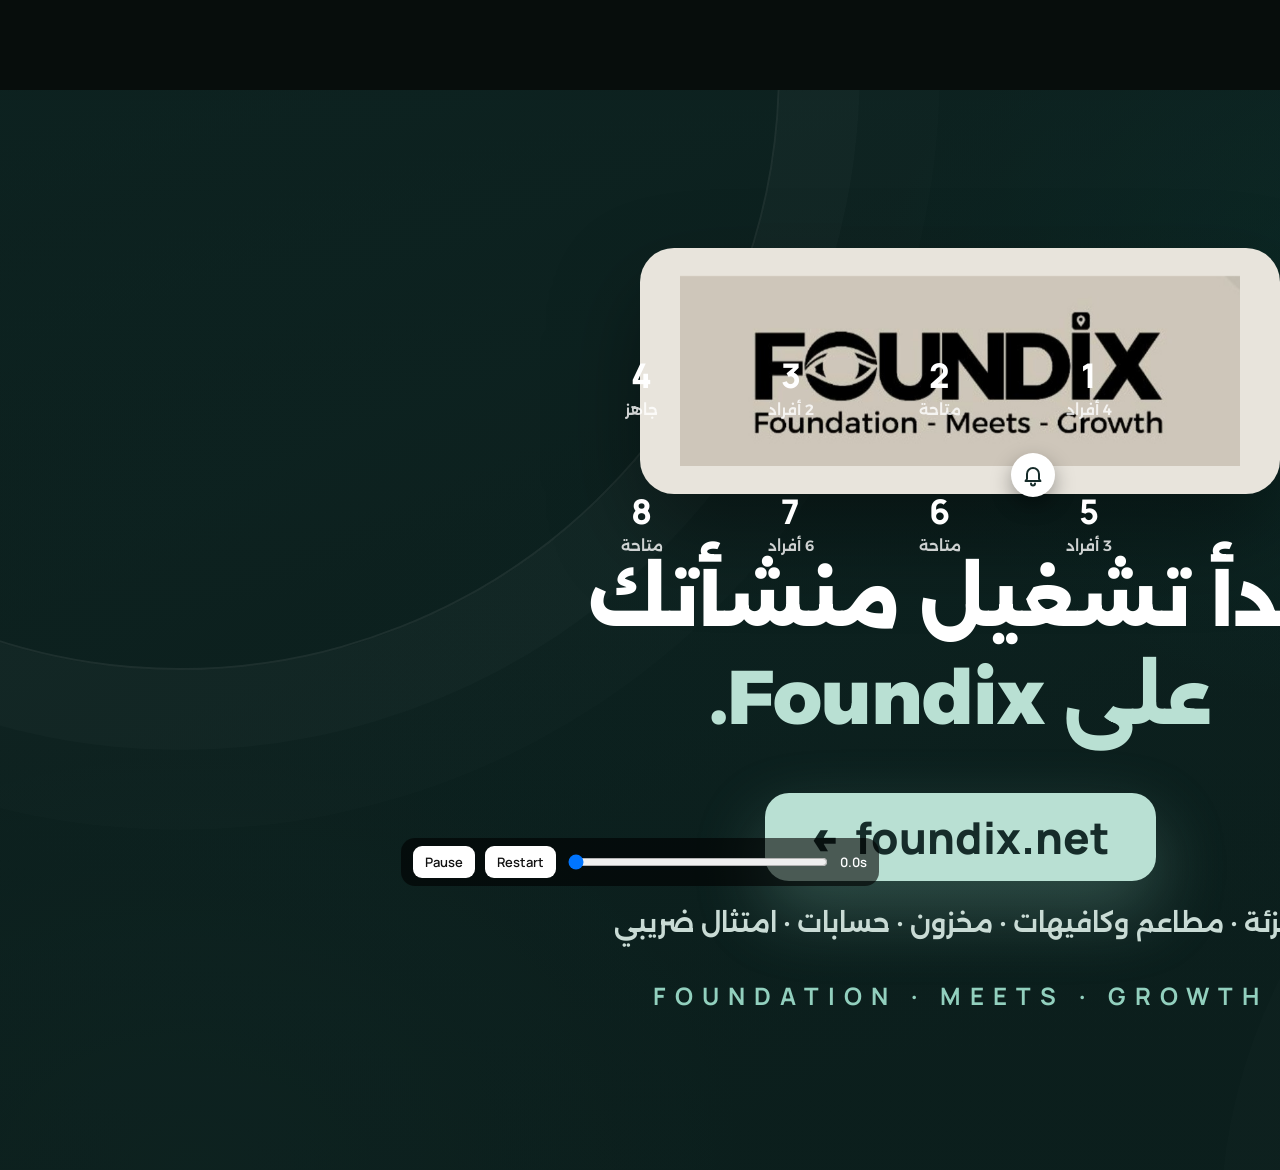
<file: film/film.html>
<!doctype html>
<html lang="ar" dir="rtl">
  <head>
    <meta charset="UTF-8" />
    <meta name="viewport" content="width=device-width, initial-scale=1.0" />
    <title>Foundix Film</title>
    <link rel="preconnect" href="https://fonts.googleapis.com" />
    <link rel="preconnect" href="https://fonts.gstatic.com" crossorigin />
    <link
      href="https://fonts.googleapis.com/css2?family=Alexandria:wght@400;500;600;700;800&family=Manrope:wght@500;600;700;800&display=swap"
      rel="stylesheet"
    />
    <style>
      :root {
        --ink: #162c2a;
        --ink-deep: #0d1d1b;
        --body: #465b58;
        --muted: #71817d;
        --paper: #f7f8f6;
        --green: #087e70;
        --green-dark: #075e56;
        --green-soft: #eaf5f1;
        --mint: #b9e0d3;
        --mint-2: #92d0be;
        --soft-text: #c9dbd5;
        --amber: #d39a3a;
        --violet: #8a78c2;
      }
      * { box-sizing: border-box; }
      html, body { margin: 0; height: 100%; }
      body {
        background: #070d0c;
        display: grid;
        place-items: center;
        overflow: hidden;
        font-family: "Alexandria", system-ui, sans-serif;
        -webkit-font-smoothing: antialiased;
      }
      .viewport { position: relative; }
      .stage {
        position: absolute;
        top: 0;
        left: 0;
        width: 1920px;
        height: 1080px;
        overflow: hidden;
        transform-origin: 0 0;
        background: var(--ink-deep);
        color: #fff;
        direction: rtl;
      }
      .scene { position: absolute; inset: 0; overflow: hidden; }
      .b { display: block; }
      .en { font-family: "Manrope", sans-serif; direction: ltr; unicode-bidi: isolate; }

      /* backgrounds */
      .bg-dark {
        background:
          radial-gradient(900px 600px at 78% 20%, rgba(8, 126, 112, 0.28), transparent 70%),
          radial-gradient(800px 600px at 10% 100%, rgba(146, 208, 190, 0.1), transparent 70%),
          linear-gradient(160deg, #142a28, var(--ink-deep));
      }
      .grid-lines {
        position: absolute;
        inset: 0;
        background-image:
          linear-gradient(rgba(255, 255, 255, 0.035) 1px, transparent 1px),
          linear-gradient(90deg, rgba(255, 255, 255, 0.035) 1px, transparent 1px);
        background-size: 80px 80px;
        mask-image: radial-gradient(70% 70% at 50% 50%, #000, transparent);
      }
      .orbit {
        position: absolute;
        border-radius: 50%;
        border: 2px solid rgba(255, 255, 255, 0.07);
        box-shadow: 0 0 0 80px rgba(255, 255, 255, 0.015), 0 0 0 160px rgba(255, 255, 255, 0.01);
      }
      .orbit::before {
        content: "";
        position: absolute;
        width: 18px;
        height: 18px;
        border-radius: 50%;
        background: var(--mint-2);
        top: -9px;
        left: calc(50% - 9px);
        box-shadow: 0 0 26px var(--mint-2);
      }

      /* shared type */
      .kicker {
        display: inline-flex;
        align-items: center;
        gap: 14px;
        padding: 10px 22px;
        border-radius: 999px;
        background: rgba(185, 224, 211, 0.1);
        border: 1.5px solid rgba(185, 224, 211, 0.25);
        color: var(--mint);
        font-size: 24px;
        font-weight: 700;
      }
      .kicker .en { color: var(--mint-2); font-weight: 800; }
      .copy { position: absolute; top: 0; bottom: 0; right: 90px; width: 610px; display: flex; flex-direction: column; justify-content: center; }
      .copy h2 { margin: 30px 0 34px; font-size: 58px; line-height: 1.3; font-weight: 800; letter-spacing: -1px; }
      .copy h2 em { font-style: normal; color: var(--mint); }
      .copy ul { list-style: none; margin: 0; padding: 0; display: grid; gap: 20px; }
      .copy li { display: flex; align-items: center; gap: 16px; font-size: 26px; font-weight: 500; color: var(--soft-text); }
      .copy li svg { flex: 0 0 auto; width: 34px; height: 34px; color: var(--mint-2); }

      /* device */
      .device {
        position: absolute;
        left: 90px;
        top: 150px;
        width: 1110px;
        border-radius: 22px;
        overflow: hidden;
        background: #0b1716;
        border: 1.5px solid rgba(255, 255, 255, 0.14);
        box-shadow: 0 60px 120px rgba(0, 0, 0, 0.5), 0 0 0 10px rgba(255, 255, 255, 0.025);
        transform-origin: 30% 50%;
      }
      .chrome { height: 46px; display: flex; align-items: center; gap: 10px; padding: 0 18px; background: #12211f; direction: ltr; }
      .chrome i { width: 13px; height: 13px; border-radius: 50%; background: rgba(255, 255, 255, 0.18); display: inline-block; }
      .chrome i:nth-child(1) { background: #e36b5b; }
      .chrome i:nth-child(2) { background: #e3b04b; }
      .chrome i:nth-child(3) { background: #5bbf7a; }
      .chrome .url {
        margin-left: 22px;
        padding: 5px 18px;
        border-radius: 8px;
        background: rgba(255, 255, 255, 0.07);
        color: rgba(255, 255, 255, 0.6);
        font: 600 15px "Manrope", sans-serif;
      }
      .screen { position: relative; width: 1110px; height: 693.75px; overflow: hidden; background: #f4f6f4; }
      .screen img { position: absolute; inset: 0; width: 100%; height: 100%; object-fit: cover; display: block; }
      .float {
        position: absolute;
        display: flex;
        align-items: center;
        gap: 16px;
        padding: 18px 24px;
        border-radius: 20px;
        background: rgba(255, 255, 255, 0.96);
        color: var(--ink);
        box-shadow: 0 30px 60px rgba(0, 0, 0, 0.35);
        white-space: nowrap;
      }
      .float .ic { width: 52px; height: 52px; border-radius: 15px; display: grid; place-items: center; background: var(--green-soft); color: var(--green); }
      .float .ic svg { width: 28px; height: 28px; }
      .float small { display: block; font-size: 17px; color: var(--muted); font-weight: 600; }
      .float strong { display: block; font-size: 27px; font-weight: 800; }
      .float strong .en { font-weight: 800; }

      /* footage plates (hero video) */
      .vbg { position: absolute; inset: 0; overflow: hidden; }
      .vbg video { position: absolute; inset: 0; width: 100%; height: 100%; object-fit: cover; filter: saturate(0.82) contrast(1.08); }
      .vshade {
        position: absolute;
        inset: 0;
        background:
          radial-gradient(120% 90% at 50% 45%, rgba(13, 29, 27, 0.25), rgba(13, 29, 27, 0.75)),
          linear-gradient(180deg, rgba(13, 29, 27, 0.35), rgba(13, 29, 27, 0.6));
      }
      .vshade.dense { background: linear-gradient(160deg, rgba(20, 42, 40, 0.86), rgba(13, 29, 27, 0.93)); }
      .vshade::after { content: ""; position: absolute; inset: 0; background: rgba(8, 126, 112, 0.16); mix-blend-mode: color; }
      #s1 .flash, #s1 .line { text-shadow: 0 6px 40px rgba(0, 0, 0, 0.55); }

      /* S1 cold open */
      #s1 .flash { position: absolute; inset: 0; display: grid; place-items: center; font-size: 168px; font-weight: 800; letter-spacing: -3px; }
      #s1 .flash:nth-child(even) { color: var(--mint); }
      #s1 .line { position: absolute; inset: 0; display: flex; flex-direction: column; align-items: center; justify-content: center; text-align: center; }
      #s1 .line span { font-size: 40px; color: var(--soft-text); font-weight: 600; }
      #s1 .line strong { margin-top: 18px; font-size: 92px; font-weight: 800; letter-spacing: -2px; line-height: 1.25; }
      #s1 .line strong em { font-style: normal; color: var(--mint); }

      /* S2 logo */
      .center { position: absolute; inset: 0; display: flex; flex-direction: column; align-items: center; justify-content: center; text-align: center; }
      .logo-card { padding: 28px 40px; border-radius: 34px; background: #e8e4dc; box-shadow: 0 40px 90px rgba(0, 0, 0, 0.4); }
      .logo-card img { display: block; width: 560px; height: auto; mix-blend-mode: multiply; }
      #s2 h1 { margin: 64px 0 0; font-size: 70px; font-weight: 800; letter-spacing: -1px; line-height: 1.3; }
      #s2 h1 em { font-style: normal; color: var(--mint); }
      .chips { margin-top: 44px; display: flex; gap: 16px; justify-content: center; }
      .chips span { padding: 12px 26px; border-radius: 999px; border: 1.5px solid rgba(255, 255, 255, 0.22); background: rgba(255, 255, 255, 0.06); font-size: 25px; font-weight: 600; color: var(--soft-text); }

      /* S5 restaurant */
      .floor {
        position: absolute;
        left: 545px;
        top: 150px;
        width: 640px;
        padding: 30px;
        border-radius: 28px;
        background: linear-gradient(160deg, rgba(255, 255, 255, 0.09), rgba(255, 255, 255, 0.03));
        border: 1.5px solid rgba(255, 255, 255, 0.13);
      }
      .floor .hd { display: flex; justify-content: space-between; align-items: center; margin-bottom: 24px; }
      .floor .hd b { font-size: 28px; font-weight: 800; }
      .legend { display: flex; gap: 14px; font-size: 16px; color: var(--soft-text); }
      .legend span { display: inline-flex; align-items: center; gap: 7px; }
      .legend i { width: 13px; height: 13px; border-radius: 4px; display: inline-block; }
      .tables { display: grid; grid-template-columns: repeat(4, 1fr); gap: 18px; }
      .tbl { position: relative; height: 118px; border-radius: 20px; border: 2px dashed rgba(255, 255, 255, 0.22); display: grid; place-items: center; }
      .tbl .n { position: relative; z-index: 2; text-align: center; font: 800 34px/1 "Manrope", sans-serif; }
      .tbl .n small { display: block; margin-top: 8px; font: 600 15px "Alexandria", sans-serif; opacity: 0.8; }
      .tbl .st { position: absolute; inset: -2px; border-radius: 20px; }
      .st.busy { background: var(--green); }
      .st.ready { background: var(--amber); }
      .st.bill { background: var(--violet); }
      .bell {
        position: absolute;
        z-index: 3;
        top: -14px;
        left: -14px;
        width: 44px;
        height: 44px;
        border-radius: 50%;
        background: #fff;
        color: var(--ink);
        display: grid;
        place-items: center;
        box-shadow: 0 8px 20px rgba(0, 0, 0, 0.35);
      }
      .bell svg { width: 24px; height: 24px; }
      .ticket {
        position: absolute;
        left: 545px;
        top: 690px;
        width: 640px;
        display: flex;
        gap: 22px;
        align-items: center;
        padding: 24px 28px;
        border-radius: 24px;
        background: #fbfaf6;
        color: var(--ink);
        box-shadow: 0 30px 60px rgba(0, 0, 0, 0.35);
      }
      .ticket .ic { width: 64px; height: 64px; border-radius: 18px; background: #f6ecd9; color: #9b702e; display: grid; place-items: center; }
      .ticket .ic svg { width: 34px; height: 34px; }
      .ticket b { display: block; font-size: 26px; font-weight: 800; }
      .ticket span { display: block; font-size: 21px; color: var(--body); margin-top: 4px; }
      .ticket .round { margin-right: auto; padding: 8px 16px; border-radius: 12px; background: var(--green-soft); color: var(--green-dark); font-size: 19px; font-weight: 700; }
      .phone {
        position: absolute;
        left: 130px;
        top: 150px;
        width: 360px;
        height: 760px;
        border-radius: 52px;
        padding: 14px;
        background: #0a1312;
        border: 2px solid rgba(255, 255, 255, 0.16);
        box-shadow: 0 60px 120px rgba(0, 0, 0, 0.55);
      }
      .phone .scr { position: relative; height: 100%; border-radius: 40px; overflow: hidden; background: var(--paper); color: var(--ink); padding: 54px 26px 26px; }
      .phone .notch { position: absolute; top: 12px; left: 50%; width: 110px; height: 28px; margin-left: -55px; border-radius: 20px; background: #0a1312; }
      .phone .place { font-size: 17px; color: var(--muted); font-weight: 600; }
      .phone h4 { margin: 4px 0 22px; font-size: 34px; font-weight: 800; }
      .phone .status { padding: 18px; border-radius: 20px; background: #fff; border: 1.5px solid #e0e8e4; }
      .phone .status b { display: block; font-size: 21px; }
      .phone .bar { height: 10px; border-radius: 10px; background: #e4ece8; margin-top: 14px; overflow: hidden; }
      .phone .bar i { display: block; height: 100%; width: 100%; background: var(--green); border-radius: 10px; transform-origin: right center; }
      .phone .steps { display: flex; justify-content: space-between; margin-top: 10px; font-size: 14px; color: var(--muted); }
      .phone .btn { margin-top: 18px; height: 74px; border-radius: 20px; display: flex; align-items: center; justify-content: center; gap: 12px; font-size: 23px; font-weight: 800; }
      .phone .btn svg { width: 26px; height: 26px; }
      .phone .btn.p { background: var(--green); color: #fff; }
      .phone .btn.o { border: 2px solid #cfe0d9; color: var(--green-dark); background: #fff; }
      .phone .toast {
        position: absolute;
        left: 22px;
        right: 22px;
        bottom: 26px;
        padding: 18px;
        border-radius: 18px;
        background: var(--ink);
        color: #fff;
        font-size: 20px;
        font-weight: 700;
        display: flex;
        gap: 12px;
        align-items: center;
      }
      .phone .toast i { width: 12px; height: 12px; border-radius: 50%; background: var(--mint-2); display: inline-block; }
      .qr-tag {
        position: absolute;
        left: 545px;
        top: 850px;
        display: flex;
        align-items: center;
        gap: 14px;
        padding: 14px 20px;
        border-radius: 18px;
        background: #fff;
        color: var(--ink);
        font-size: 20px;
        font-weight: 800;
        box-shadow: 0 24px 50px rgba(0, 0, 0, 0.4);
      }
      .qr-tag svg { width: 58px; height: 58px; }

      /* S9 finance grid */
      .quad { position: absolute; left: 90px; top: 150px; width: 1100px; display: grid; grid-template-columns: 1fr 1fr; gap: 28px; }
      .qcard { position: relative; border-radius: 20px; overflow: hidden; border: 1.5px solid rgba(255, 255, 255, 0.14); box-shadow: 0 40px 80px rgba(0, 0, 0, 0.4); background: #f4f6f4; }
      .qcard .img { height: 330px; overflow: hidden; }
      .qcard img { width: 100%; height: 100%; object-fit: cover; object-position: 60% 20%; display: block; }
      .qcard .lbl {
        position: absolute;
        bottom: 16px;
        right: 16px;
        display: flex;
        align-items: center;
        gap: 10px;
        padding: 10px 18px;
        border-radius: 14px;
        background: rgba(13, 29, 27, 0.88);
        color: #fff;
        font-size: 22px;
        font-weight: 700;
      }
      .qcard .lbl i { width: 10px; height: 10px; border-radius: 50%; background: var(--mint-2); display: inline-block; }

      /* S11 wall */
      .wall-wrap { position: absolute; inset: -200px -300px; transform: perspective(2200px) rotateX(24deg) rotateZ(-9deg); transform-origin: 50% 50%; }
      .wall-row { display: flex; gap: 28px; margin-bottom: 28px; width: max-content; direction: ltr; }
      .wall-row img { width: 480px; height: 300px; object-fit: cover; object-position: top; border-radius: 16px; display: block; box-shadow: 0 30px 60px rgba(0, 0, 0, 0.45); }
      .wall-shade { position: absolute; inset: 0; background: radial-gradient(60% 60% at 50% 50%, rgba(13, 29, 27, 0.5), rgba(13, 29, 27, 0.82)); }
      #s11 .center h2 { margin: 0; font-size: 104px; font-weight: 800; letter-spacing: -2px; line-height: 1.25; text-shadow: 0 10px 40px rgba(0, 0, 0, 0.5); }
      #s11 .center h2 em { font-style: normal; color: var(--mint); }
      #s11 .center p { margin: 26px 0 0; font-size: 32px; color: var(--soft-text); font-weight: 600; }

      /* S12 CTA */
      #s12 h2 { margin: 56px 0 0; font-size: 76px; font-weight: 800; letter-spacing: -1px; line-height: 1.3; }
      #s12 h2 em { font-style: normal; color: var(--mint); }
      .cta {
        margin-top: 46px;
        display: inline-flex;
        align-items: center;
        gap: 18px;
        padding: 22px 46px;
        border-radius: 24px;
        background: var(--mint);
        color: var(--ink);
        font: 800 44px/1 "Manrope", sans-serif;
        box-shadow: 0 30px 70px rgba(146, 208, 190, 0.28);
      }
      .cta .arrow { font-family: "Alexandria", sans-serif; }
      .tagline { margin-top: 40px; font: 700 24px "Manrope", sans-serif; letter-spacing: 9px; color: var(--mint-2); text-transform: uppercase; }
      .recap { margin-top: 26px; font-size: 26px; color: var(--soft-text); font-weight: 600; }

      /* preview controls (not part of the video frame) */
      .controls {
        position: fixed;
        bottom: 14px;
        left: 50%;
        transform: translateX(-50%);
        display: flex;
        gap: 10px;
        align-items: center;
        padding: 8px 12px;
        border-radius: 14px;
        background: rgba(0, 0, 0, 0.6);
        color: #fff;
        font: 600 13px "Manrope", sans-serif;
        direction: ltr;
        z-index: 10;
      }
      .controls button { border: 0; border-radius: 9px; padding: 7px 12px; background: #fff; color: #111; font: inherit; cursor: pointer; }
      .controls input { width: 260px; }
      body.capture .controls { display: none; }
    </style>
  </head>
  <body>
    <div class="viewport" id="viewport">
      <div class="stage" id="stage">
        <!-- S1 cold open -->
        <section class="scene bg-dark" id="s1">
          <div class="vbg" id="v1"><video src="bg/hero-intra.mp4" data-v="0,5.6,0,1" muted playsinline preload="auto"></video><div class="vshade" id="v1s"></div></div>
          <div class="flash">بيع.</div>
          <div class="flash">مخزون.</div>
          <div class="flash">مطبخ.</div>
          <div class="flash">حسابات.</div>
          <div class="flash">ضرائب.</div>
          <div class="line">
            <span class="b">كل تفصيلة في يومك تحتاج متابعة…</span>
            <strong class="b">ومنشأتك تستحق<br /><em>نظامًا واحدًا يفهمها.</em></strong>
          </div>
        </section>

        <!-- S2 logo -->
        <section class="scene bg-dark" id="s2">
          <div class="grid-lines"></div>
          <div class="orbit" id="o2a" style="width: 1100px; height: 1100px; top: -560px; right: -380px"></div>
          <div class="orbit" id="o2b" style="width: 760px; height: 760px; bottom: -420px; left: -260px"></div>
          <div class="center">
            <div class="logo-card" id="logo1"><img src="shots/logo_foundix.jpg" alt="Foundix" /></div>
            <h1 id="s2h">منصة تشغيل متكاملة<br /><em>للتجزئة والمطاعم والكافيهات.</em></h1>
            <div class="chips" id="s2c">
              <span>تعمل من المتصفح</span><span>عربية بالكامل</span><span>متوافقة مع الفاتورة الإلكترونية</span>
            </div>
          </div>
        </section>

        <!-- screen scenes s3, s4, s6, s7, s8, s10 are built by script -->
        <div id="screens"></div>

        <!-- S5 restaurant -->
        <section class="scene bg-dark" id="s5">
          <div class="vbg" id="v5"><video src="bg/hero-intra.mp4" data-v="24.9,34.2,0.2,0.55" muted playsinline preload="auto"></video><div class="vshade dense" id="v5s"></div></div>
          <div class="grid-lines"></div>
          <div class="copy">
            <span class="kicker"><span class="en">03</span> مطاعم وكافيهات</span>
            <h2>الصالة والمطبخ<br /><em>على نفس الإيقاع.</em></h2>
            <ul>
              <li data-li>خريطة الصالة وحالة كل ترابيزة</li>
              <li data-li>إرسال للمطبخ على دفعات</li>
              <li data-li>دمج الترابيزات وتقسيم الحساب</li>
              <li data-li>QR للضيف: نداء الويتر وطلب الحساب</li>
            </ul>
          </div>
          <div class="floor" id="floor">
            <div class="hd">
              <b>خريطة الصالة</b>
              <div class="legend">
                <span><i style="border: 2px dashed rgba(255, 255, 255, 0.4)"></i>متاحة</span>
                <span><i style="background: var(--green)"></i>مشغولة</span>
                <span><i style="background: var(--amber)"></i>جاهز</span>
                <span><i style="background: var(--violet)"></i>الحساب</span>
              </div>
            </div>
            <div class="tables">
              <div class="tbl"><span class="st busy"></span><span class="n">1<small>4 أفراد</small></span></div>
              <div class="tbl"><span class="n">2<small>متاحة</small></span></div>
              <div class="tbl"><span class="st busy" id="t3"></span><span class="n">3<small>2 أفراد</small></span></div>
              <div class="tbl"><span class="st ready"></span><span class="n">4<small>جاهز</small></span></div>
              <div class="tbl"><span class="st busy"></span><span class="st bill" id="t5"></span><span class="n">5<small>3 أفراد</small></span><span class="bell" id="bell"><svg viewBox="0 0 24 24" fill="none" stroke="currentColor" stroke-width="2" stroke-linecap="round" stroke-linejoin="round"><path d="M6 16V11a6 6 0 0 1 12 0v5l1.5 2h-15z" /><path d="M10 20.5a2 2 0 0 0 4 0" /></svg></span></div>
              <div class="tbl"><span class="n">6<small>متاحة</small></span></div>
              <div class="tbl"><span class="st busy"></span><span class="st ready" id="t7"></span><span class="n">7<small>6 أفراد</small></span></div>
              <div class="tbl"><span class="n">8<small>متاحة</small></span></div>
            </div>
          </div>
          <div class="ticket" id="ticket">
            <span class="ic"><svg viewBox="0 0 24 24" fill="none" stroke="currentColor" stroke-width="1.8" stroke-linecap="round" stroke-linejoin="round"><path d="M6 3h12v18l-3-2-3 2-3-2-3 2z" /><path d="M9 8h6M9 12h6" /></svg></span>
            <div><b>تذكرة المطبخ · ترابيزة 5</b><span>2× كابتشينو · 1× تشيز كيك</span></div>
            <span class="round">الدفعة 2</span>
          </div>
          <div class="phone" id="phone">
            <div class="scr">
              <span class="notch"></span>
              <span class="place b">كافيه الريحان</span>
              <h4>ترابيزة 5</h4>
              <div class="status">
                <b>طلبك بيتحضر</b>
                <div class="bar"><i id="pbar"></i></div>
                <div class="steps"><span>اتسجل</span><span>في المطبخ</span><span>جاهز</span></div>
              </div>
              <div class="btn p" id="pb1"><svg viewBox="0 0 24 24" fill="none" stroke="currentColor" stroke-width="2" stroke-linecap="round" stroke-linejoin="round"><path d="M6 16V11a6 6 0 0 1 12 0v5l1.5 2h-15z" /><path d="M10 20.5a2 2 0 0 0 4 0" /></svg>نادي الويتر</div>
              <div class="btn o"><svg viewBox="0 0 24 24" fill="none" stroke="currentColor" stroke-width="2" stroke-linecap="round" stroke-linejoin="round"><rect x="4" y="3" width="16" height="18" rx="2.5" /><path d="M8 8h8M8 12h8M8 16h5" /></svg>اطلب الحساب</div>
              <div class="toast" id="toast"><i></i>تمام، الويتر جاي لك</div>
            </div>
          </div>
          <div class="qr-tag" id="qr">
            <svg viewBox="0 0 29 29" shape-rendering="crispEdges"><path fill="#162c2a" d="M0 0h7v7H0zM1 1v5h5V1zM2 2h3v3H2zM22 0h7v7h-7zm1 1v5h5V1zm1 1h3v3h-3zM0 22h7v7H0zm1 1v5h5v-5zm1 1h3v3H2zM9 0h2v2H9zm3 1h2v3h-2zm4 0h3v2h-3zM9 4h2v2H9zm6 3h2v2h-2zM9 8h3v2H9zm5 1h2v3h-2zm4-1h2v2h-2zm4 1h3v2h-3zm4 0h3v2h-3zM0 9h2v3H0zm3 1h3v2H3zm6 2h2v3H9zm8 0h3v2h-3zm5 1h2v2h-2zm4 0h3v3h-3zM12 14h3v2h-3zm6 2h2v3h-2zm3 0h3v2h-3zM0 14h3v2H0zm4 1h3v2H4zm5 2h2v2H9zm4 0h3v3h-3zm8 3h2v2h-2zm4-1h4v2h-4zM9 21h2v3H9zm4 2h3v2h-3zm5 0h2v3h-2zm4 1h3v2h-3zm4 1h3v4h-3zM9 26h3v3H9zm5 1h3v2h-3zm7 1h3v1h-3z" /></svg>
            <span>كارت QR<br />على كل ترابيزة</span>
          </div>
        </section>

        <!-- S9 finance and control -->
        <section class="scene bg-dark" id="s9">
          <div class="grid-lines"></div>
          <div class="copy">
            <span class="kicker"><span class="en">07</span> المالية والرقابة</span>
            <h2>حسابات تتكوّن<br /><em>من شغلك اليومي.</em></h2>
            <ul>
              <li data-li>سندات قبض وصرف ودفتر أستاذ</li>
              <li data-li>إقفال يومي Z وإغلاق وردية أعمى</li>
              <li data-li>صلاحيات دقيقة وموافقة المشرف</li>
              <li data-li>سجل تدقيق لكل عملية</li>
            </ul>
          </div>
          <div class="quad">
            <div class="qcard"><div class="img"><img src="shots/r-trial-balance.jpg" alt="" /></div><span class="lbl"><i></i>ميزان مراجعة متوازن</span></div>
            <div class="qcard"><div class="img"><img src="shots/r-days.jpg" alt="" /></div><span class="lbl"><i></i>إقفال اليوم Z</span></div>
            <div class="qcard"><div class="img"><img src="shots/r-roles.jpg" alt="" /></div><span class="lbl"><i></i>مصفوفة الصلاحيات</span></div>
            <div class="qcard"><div class="img"><img src="shots/r-audit.jpg" alt="" /></div><span class="lbl"><i></i>سجل التدقيق</span></div>
          </div>
        </section>

        <!-- S11 wall -->
        <section class="scene" id="s11" style="background: var(--ink-deep)">
          <div class="wall-wrap">
            <div class="wall-row" id="w1"></div>
            <div class="wall-row" id="w2"></div>
            <div class="wall-row" id="w3"></div>
            <div class="wall-row" id="w4"></div>
          </div>
          <div class="wall-shade"></div>
          <div class="center">
            <h2 id="wt">كل هذا…<br /><em>في نظام واحد.</em></h2>
            <p id="wp">بيانات واحدة، صلاحيات واضحة، وتجربة تناسب نشاطك.</p>
          </div>
        </section>

        <!-- S12 CTA -->
        <section class="scene bg-dark" id="s12">
          <div class="vbg" id="v12"><video src="bg/hero-intra.mp4" data-v="70.5,76,6.0,1" muted playsinline preload="auto"></video><div class="vshade" id="v12s"></div></div>
          <div class="orbit" id="o12a" style="width: 1200px; height: 1200px; top: -620px; left: -420px"></div>
          <div class="orbit" id="o12b" style="width: 800px; height: 800px; bottom: -460px; right: -260px"></div>
          <div class="center">
            <div class="logo-card" id="logo2"><img src="shots/logo_foundix.jpg" alt="Foundix" /></div>
            <h2 id="ch">ابدأ تشغيل منشأتك<br /><em>على Foundix.</em></h2>
            <div class="cta" id="cta"><span>foundix.net</span><span class="arrow">←</span></div>
            <div class="recap" id="recap">تجزئة · مطاعم وكافيهات · مخزون · حسابات · امتثال ضريبي</div>
            <div class="tagline" id="tag">Foundation · Meets · Growth</div>
          </div>
        </section>
      </div>
    </div>

    <div class="controls">
      <button id="play">Pause</button>
      <button id="restart">Restart</button>
      <input id="scrub" type="range" min="0" max="1000" value="0" />
      <span id="clock">0.0s</span>
    </div>

    <script>
      // Deterministic timeline: every frame is a pure function of t (seconds),
      // so the preview and the frame-by-frame export always match.
      const T = 76;
      const W = 1920, H = 1080;
      const $ = (s, root = document) => [...root.querySelectorAll(s)];
      const one = (s, root = document) => root.querySelector(s);

      const CHECK = '<svg viewBox="0 0 24 24" fill="none" stroke="currentColor" stroke-width="2" stroke-linecap="round" stroke-linejoin="round"><circle cx="12" cy="12" r="9.5" /><path d="m8 12.2 2.7 2.7L16.2 9.4" /></svg>';
      const ICONS = {
        chart: '<svg viewBox="0 0 24 24" fill="none" stroke="currentColor" stroke-width="2" stroke-linecap="round" stroke-linejoin="round"><path d="M4 19h16M7 15l4-4 3 3 5-6" /></svg>',
        tag: '<svg viewBox="0 0 24 24" fill="none" stroke="currentColor" stroke-width="2" stroke-linecap="round" stroke-linejoin="round"><path d="M3 12V4h8l10 10-8 8z" /><circle cx="7.5" cy="8.5" r="1.5" /></svg>',
        wallet: '<svg viewBox="0 0 24 24" fill="none" stroke="currentColor" stroke-width="2" stroke-linecap="round" stroke-linejoin="round"><rect x="3" y="6" width="18" height="13" rx="2.5" /><path d="M3 10h18M16 15h2" /></svg>',
        cup: '<svg viewBox="0 0 24 24" fill="none" stroke="currentColor" stroke-width="2" stroke-linecap="round" stroke-linejoin="round"><path d="M5 8h12v6a5 5 0 0 1-5 5h-2a5 5 0 0 1-5-5z" /><path d="M17 10h1.5a2.5 2.5 0 0 1 0 5H17M8 3v2M12 3v2" /></svg>',
        box: '<svg viewBox="0 0 24 24" fill="none" stroke="currentColor" stroke-width="2" stroke-linecap="round" stroke-linejoin="round"><path d="M3 7.5 12 3l9 4.5v9L12 21l-9-4.5z" /><path d="M3 7.5 12 12l9-4.5M12 12v9" /></svg>',
        users: '<svg viewBox="0 0 24 24" fill="none" stroke="currentColor" stroke-width="2" stroke-linecap="round" stroke-linejoin="round"><circle cx="9" cy="8" r="3.5" /><path d="M2.5 20a6.5 6.5 0 0 1 13 0M16 4.5a3.5 3.5 0 0 1 0 7M21.5 20a6.5 6.5 0 0 0-4-6" /></svg>',
        shield: '<svg viewBox="0 0 24 24" fill="none" stroke="currentColor" stroke-width="2" stroke-linecap="round" stroke-linejoin="round"><path d="M12 2.5 4.5 5.5v5c0 4.8 3.2 7.9 7.5 9.5 4.3-1.6 7.5-4.7 7.5-9.5v-5z" /><path d="m8.5 12 2.5 2.5 4.5-4.5" /></svg>',
      };

      // ---------- screen scenes (built from data)
      const SCREENS = [
        {
          id: "s3", start: 9.4, end: 16.2, n: "01", kicker: "لوحة القيادة",
          title: "يومك كله<br /><em>في نظرة واحدة.</em>",
          bullets: ["مبيعات وأرباح اليوم أولًا بأول", "فرع واحد أو كل الفروع معًا", "تنبيهات النواقص وأوامر الشراء"],
          shots: [{ src: "r-home", origin: "45% 60%", zoom: 1.2 }],
          floats: [
            { icon: "chart", small: "صافي مبيعات اليوم", strong: '<span class="en">3,334.10</span> ج.م', pos: "left:40px;top:640px" },
            { icon: "tag", small: "مجمل الربح", strong: '<span class="en">368.10 · 11.04%</span>', pos: "left:780px;top:100px" },
          ],
        },
        {
          id: "s4", start: 16.2, end: 25, n: "02", kicker: "نقطة البيع",
          title: "كاشير سريع<br /><em>لا يوقف الطابور.</em>",
          bullets: ["باركود وميزان وبحث فوري", "العروض والكوبونات تُطبَّق تلقائيًا", "دفع مقسّم: نقدي، بطاقة، محفظة، آجل"],
          shots: [
            { src: "r-till-cart", origin: "92% 55%", zoom: 1.22 },
            { src: "r-till-pay", origin: "10% 40%", zoom: 1.18, at: 4.3 },
          ],
          floats: [
            { icon: "tag", small: "عروض سارية الآن", strong: "خصم تلقائي على السلة", pos: "left:40px;top:650px" },
            { icon: "wallet", small: "الباقي للعميل", strong: '<span class="en">133.48</span> ج.م', pos: "left:780px;top:100px", at: 4.9 },
          ],
        },
        {
          id: "s6", start: 34, end: 39.8, n: "04", kicker: "الوصفات والتكلفة",
          title: "اعرف تكلفة<br /><em>كل كوب وكل طبق.</em>",
          bullets: ["وصفات بالخامات ووحدات القياس", "خصم الخامات تلقائيًا عند البيع", "إضافات واختيارات على كل صنف"],
          shots: [
            { src: "c-recipe", origin: "8% 40%", zoom: 1.22 },
            { src: "c-till-addons", origin: "35% 45%", zoom: 1.25, at: 3 },
          ],
          floats: [{ icon: "cup", small: "خلطة الوصفة", strong: "التكلفة تُحسب وحدها", pos: "left:40px;top:650px" }],
        },
        {
          id: "s7", start: 39.8, end: 46, n: "05", kicker: "المخزون والمشتريات",
          title: "مخزون مضبوط<br /><em>في كل فرع ومخزن.</em>",
          bullets: ["مخازن متعددة وتحويلات بينها", "طلبات تموين وأوامر شراء", "جرد وتسويات من ملف Excel"],
          shots: [{ src: "r-inventory", origin: "60% 30%", zoom: 1.18 }],
          floats: [
            { icon: "box", small: "إجمالي قيمة المخزون", strong: '<span class="en">73,794.00</span> ج.م', pos: "left:40px;top:640px" },
          ],
        },
        {
          id: "s8", start: 46, end: 51.8, n: "06", kicker: "العملاء والتسويق",
          title: "عملاء يرجعون<br /><em>مرة واثنين.</em>",
          bullets: ["شرائح تلقائية وموافقة تسويقية", "نقاط ولاء وحساب آجل بحد ائتمان", "عروض وأكواد خصم في دقيقة"],
          shots: [
            { src: "r-customers", origin: "50% 50%", zoom: 1.18 },
            { src: "r-coupons", origin: "75% 40%", zoom: 1.3, at: 3 },
          ],
          floats: [{ icon: "users", small: "الشرائح", strong: "جديد · نشط · مهدد بالانقطاع", pos: "left:40px;top:650px" }],
        },
        {
          id: "s10", start: 59.6, end: 65.2, n: "08", kicker: "الامتثال الضريبي",
          title: "جاهز للفاتورة<br /><em>والإيصال الإلكتروني.</em>",
          bullets: ["فواتير B2B وإيصالات B2C", "متابعة حالة كل مستند مُرسل", "يكشف البيانات الناقصة ويدلّك على إصلاحها"],
          shots: [{ src: "r-compliance", origin: "50% 45%", zoom: 1.16 }],
          floats: [{ icon: "shield", small: "مصلحة الضرائب المصرية", strong: "طابور إرسال تلقائي", pos: "left:40px;top:650px" }],
        },
      ];
      const host = one("#screens");
      // Keep DOM order = time order so later scenes cover earlier ones.
      const order = ["s1", "s2", "s3", "s4", "s5", "s6", "s7", "s8", "s9", "s10", "s11", "s12"];
      for (const sc of SCREENS) {
        const el = document.createElement("section");
        el.className = "scene bg-dark";
        el.id = sc.id;
        el.innerHTML = `
          <div class="grid-lines"></div>
          <div class="copy">
            <span class="kicker"><span class="en">${sc.n}</span> ${sc.kicker}</span>
            <h2>${sc.title}</h2>
            <ul>${sc.bullets.map((b) => `<li data-li>${CHECK}<span>${b}</span></li>`).join("")}</ul>
          </div>
          <div class="device">
            <div class="chrome"><i></i><i></i><i></i><span class="url">foundix.net</span></div>
            <div class="screen">${sc.shots.map((s) => `<img src="shots/${s.src}.jpg" style="transform-origin:${s.origin}" alt="" />`).join("")}</div>
          </div>
          ${sc.floats.map((f) => `<div class="float" style="${f.pos}"><span class="ic">${ICONS[f.icon]}</span><div><small>${f.small}</small><strong>${f.strong}</strong></div></div>`).join("")}`;
        host.appendChild(el);
      }
      // static scenes get check icons too
      $("#s5 li, #s9 li").forEach((li) => (li.innerHTML = CHECK + `<span>${li.textContent}</span>`));
      const stage = one("#stage");
      order.forEach((id) => stage.appendChild(one("#" + id)));
      host.remove();

      // wall rows
      const WALL = ["r-home", "r-till-cart", "c-till", "r-inventory", "c-recipe", "r-reports", "r-customers", "r-compliance", "r-vouchers", "r-days", "c-home", "r-replenishment", "r-roles", "r-price-check", "r-counts", "r-coupons", "r-trial-balance", "r-till-pay", "r-audit", "c-till-addons"];
      ["#w1", "#w2", "#w3", "#w4"].forEach((id, r) => {
        const row = one(id);
        for (let i = 0; i < 8; i++) {
          const img = document.createElement("img");
          img.src = `shots/${WALL[(i * 3 + r * 5) % WALL.length]}.jpg`;
          row.appendChild(img);
        }
      });

      // ---------- engine
      const ease = {
        lin: (p) => p,
        out: (p) => 1 - Math.pow(1 - p, 3),
        in: (p) => p * p * p,
        inout: (p) => (p < 0.5 ? 4 * p * p * p : 1 - Math.pow(-2 * p + 2, 3) / 2),
        back: (p) => 1 + 2.2 * Math.pow(p - 1, 3) + 1.2 * Math.pow(p - 1, 2),
        soft: (p) => 1 - Math.pow(1 - p, 2),
      };
      const tweens = [];
      // props: { o, x, y, s, sx, sy, r, ry, b (blur px), c (right-to-left wipe %), k (circle radius %) } as [from, to]
      function A(target, props, start, dur = 0.7, e = "out") {
        const els = typeof target === "string" ? $(target) : [].concat(target);
        els.forEach((el) => {
          for (const k in props) tweens.push({ el, k, from: props[k][0], to: props[k][1], start, dur, e });
        });
      }
      function S(target, props, start, step, dur, e) {
        (typeof target === "string" ? $(target) : target).forEach((el, i) => A(el, props, start + i * step, dur, e));
      }
      const rise = { o: [0, 1], y: [40, 0] };
      const pop = { o: [0, 1], y: [50, 0], b: [12, 0] };

      // ---------- S1 cold open 0 → 5.4
      $("#s1 .flash").forEach((el, i) => {
        const t0 = -0.15 + i * 0.5;
        A(el, { o: [0, 1], s: [1.25, 1], b: [18, 0] }, t0, 0.3, "out");
        A(el, { o: [1, 0], s: [1, 0.9] }, t0 + 0.42, 0.18, "in");
      });
      A("#v1", { s: [1.14, 1.02] }, 0, 5.6, "lin");
      A("#v1s", { o: [0.75, 1] }, 2.3, 0.6, "inout");
      A("#s1 .line span", rise, 2.6, 0.6);
      A("#s1 .line strong", { o: [0, 1], y: [50, 0], s: [0.95, 1] }, 2.9, 0.8);

      // ---------- S2 logo 5.4 → 9.4
      A("#s2", { k: [0, 120] }, 5.2, 0.9, "inout");
      A("#o2a", { r: [0, 40] }, 5.2, 4.4, "lin");
      A("#o2b", { r: [0, -30] }, 5.2, 4.4, "lin");
      A("#logo1", { o: [0, 1], s: [0.82, 1], y: [30, 0] }, 5.55, 0.9, "back");
      A("#s2h", pop, 6.3, 0.7);
      S("#s2c span", { o: [0, 1], y: [24, 0] }, 6.9, 0.15, 0.5, "out");

      // ---------- generic screen-scene choreography
      function screenScene(sc) {
        const el = one("#" + sc.id), t0 = sc.start, len = sc.end - sc.start;
        A(el, { c: [100, 0] }, t0 - 0.1, 0.8, "inout");
        A(one(".kicker", el), rise, t0 + 0.35, 0.55);
        A(one("h2", el), rise, t0 + 0.5, 0.65);
        S($("li", el), { o: [0, 1], x: [-40, 0] }, t0 + 0.85, 0.16, 0.5, "out");
        const dev = one(".device", el);
        A(dev, { o: [0, 1], x: [-120, 0], ry: [18, 8] }, t0 + 0.15, 1.0, "out");
        A(dev, { ry: [8, 3] }, t0 + 1.15, len - 0.9, "soft");
        const imgs = $(".screen img", el);
        sc.shots.forEach((shot, i) => {
          const img = imgs[i];
          const s0 = t0 + (shot.at ?? 0);
          const s1 = t0 + (sc.shots[i + 1]?.at ?? len);
          if (i > 0) A(img, { o: [0, 1] }, s0 - 0.2, 0.45, "inout");
              A(img, { s: [1, shot.zoom] }, s0 + 0.9, Math.max(1.2, s1 - s0 - 1.1), "inout");
        });
        $(".float", el).forEach((f, i) => {
          const at = t0 + (sc.floats[i].at ?? 1.5 + i * 0.35);
          A(f, { o: [0, 1], y: [30, 0], s: [0.85, 1] }, at, 0.6, "back");
        });
      }
      SCREENS.forEach(screenScene);

      // ---------- S5 restaurant 25 → 34
      const r0 = 25;
      A("#s5", { k: [0, 120] }, r0 - 0.1, 0.9, "inout");
      A("#s5 .kicker", rise, r0 + 0.4, 0.55);
      A("#s5 h2", rise, r0 + 0.55, 0.65);
      S($("#s5 li"), { o: [0, 1], x: [-40, 0] }, r0 + 0.9, 0.16, 0.5, "out");
      A("#v5", { s: [1.0, 1.1] }, r0 - 0.1, 9.3, "lin");
      A("#floor", { o: [0, 1], y: [40, 0] }, r0 + 0.3, 0.8);
      S($("#s5 .tbl"), { o: [0, 1], s: [0.7, 1] }, r0 + 0.7, 0.08, 0.45, "back");
      A("#t3", { o: [0, 1] }, r0 + 2.4, 0.4); // table 3 gets seated
      A("#t7", { o: [1, 0] }, r0 + 3.0, 0.4); // table 7 ready -> busy (served)
      A("#phone", { o: [0, 1], y: [80, 0], ry: [-14, 0] }, r0 + 0.6, 1.0, "out");
      A("#pbar", { sx: [0.2, 0.62] }, r0 + 1.6, 2.2, "inout");
      A("#pb1", { s: [1, 0.94] }, r0 + 3.7, 0.15, "out");
      A("#pb1", { s: [0.94, 1] }, r0 + 3.85, 0.25, "out");
      A("#bell", { o: [0, 1], s: [0.3, 1] }, r0 + 3.95, 0.5, "back");
      A("#bell", { r: [0, -18] }, r0 + 4.45, 0.12, "inout");
      A("#bell", { r: [-18, 14] }, r0 + 4.57, 0.14, "inout");
      A("#bell", { r: [14, 0] }, r0 + 4.71, 0.14, "inout");
      A("#toast", { o: [0, 1], y: [30, 0] }, r0 + 4.9, 0.5, "back");
      A("#qr", { o: [0, 1], s: [0.7, 1] }, r0 + 1.4, 0.6, "back");
      A("#ticket", { o: [0, 1], y: [40, 0] }, r0 + 5.6, 0.7, "back");
      A("#t5", { o: [0, 1] }, r0 + 7.0, 0.5); // table 5 asks for the bill
      A("#bell", { o: [1, 0] }, r0 + 7.0, 0.4);

      // ---------- S9 finance 51.8 → 59.6
      const f0 = 51.8;
      A("#s9", { c: [100, 0] }, f0 - 0.1, 0.8, "inout");
      A("#s9 .kicker", rise, f0 + 0.35, 0.55);
      A("#s9 h2", rise, f0 + 0.5, 0.65);
      S($("#s9 li"), { o: [0, 1], x: [-40, 0] }, f0 + 0.85, 0.16, 0.5, "out");
      S($("#s9 .qcard"), { o: [0, 1], y: [60, 0], s: [0.9, 1] }, f0 + 0.4, 0.3, 0.7, "out");
      $("#s9 .qcard img").forEach((img) => A(img, { s: [1.0, 1.12] }, f0 + 0.4, 7.4, "lin"));
      S($("#s9 .lbl"), { o: [0, 1], x: [-20, 0] }, f0 + 1.0, 0.3, 0.5, "out");

      // ---------- S11 wall 65.2 → 70.6
      const w0 = 65.2;
      A("#s11", { o: [0, 1] }, w0 - 0.1, 0.7, "inout");
      ["#w1", "#w2", "#w3", "#w4"].forEach((id, i) =>
        A(id, { x: i % 2 ? [-900, -300] : [-300, -900] }, w0 - 0.1, 5.8, "lin"),
      );
      A("#wt", { o: [0, 1], s: [0.9, 1], b: [16, 0] }, w0 + 0.6, 0.9, "out");
      A("#wp", rise, w0 + 1.4, 0.7);

      // ---------- S12 CTA 70.6 → 76
      const c0 = 70.6;
      A("#s12", { k: [0, 120] }, c0 - 0.1, 0.9, "inout");
      A("#v12", { s: [1.1, 1.0] }, c0 - 0.1, 5.5, "lin");
      A("#v12s", { o: [0.7, 1] }, c0 + 0.2, 1.0, "inout");
      A("#o12a", { r: [0, 40] }, c0, 5.4, "lin");
      A("#o12b", { r: [0, -30] }, c0, 5.4, "lin");
      A("#logo2", { o: [0, 1], s: [0.82, 1], y: [30, 0] }, c0 + 0.3, 0.9, "back");
      A("#ch", pop, c0 + 0.9, 0.7);
      A("#cta", { o: [0, 1], s: [0.75, 1] }, c0 + 1.5, 0.7, "back");
      A("#recap", rise, c0 + 2.0, 0.6);
      A("#tag", { o: [0, 1] }, c0 + 2.5, 0.8);
      A("#cta", { s: [1, 1.05] }, c0 + 3.4, 0.5, "inout");
      A("#cta", { s: [1.05, 1] }, c0 + 3.9, 0.5, "inout");
      A("#stage", { o: [1, 0] }, T - 0.6, 0.6, "in");

      tweens.sort((a, b) => a.start - b.start);
      const touched = [...new Set(tweens.map((t) => t.el))];

      function render(t) {
        const state = new Map();
        for (const el of touched) state.set(el, { o: 1, x: 0, y: 0, s: 1, sx: 1, sy: 1, r: 0, ry: 0, b: 0, c: null, k: null, _set: {} });
        for (const tw of tweens) {
          const st = state.get(tw.el);
          const p = Math.min(1, Math.max(0, (t - tw.start) / tw.dur));
          if (p <= 0) {
            if (!st._set[tw.k]) { st[tw.k] = tw.from; st._set[tw.k] = 1; }
          } else {
            st[tw.k] = tw.from + (tw.to - tw.from) * ease[tw.e](p);
            st._set[tw.k] = 1;
          }
        }
        for (const [el, st] of state) {
          el.style.opacity = st.o;
          const persp = st.ry ? `perspective(2400px) rotateY(${st.ry}deg) ` : "";
          const base = el === stage ? `scale(${fitK}) ` : "";
          el.style.transform = `${base}${persp}translate(${st.x}px, ${st.y}px) scale(${st.s * st.sx}, ${st.s * st.sy}) rotate(${st.r}deg)`;
          el.style.filter = st.b > 0.05 ? `blur(${st.b}px)` : "none";
          if (st.c !== null) el.style.clipPath = `inset(0 0 0 ${st.c}%)`;
          else if (st.k !== null) el.style.clipPath = `circle(${st.k}% at 50% 50%)`;
          el.style.visibility = st.o < 0.002 ? "hidden" : "";
        }
      }

      // ---------- sizing / preview loop
      const vp = one("#viewport");
      const capture = new URLSearchParams(location.search).has("capture");
      if (capture) document.body.classList.add("capture");
      let fitK = 1;
      function fit() {
        fitK = capture ? 1 : Math.min(innerWidth / W, (innerHeight - 60) / H);
        vp.style.width = W * fitK + "px";
        vp.style.height = H * fitK + "px";
      }
      addEventListener("resize", fit);
      fit();

      const VIDS = $("video[data-v]").map((v) => {
        const [start, end, src, rate] = v.dataset.v.split(",").map(Number);
        return { v, start, end, src, rate };
      });
      function syncVideos(t, exact, playing) {
        const waits = [];
        for (const d of VIDS) {
          const inside = t >= d.start - 0.3 && t <= d.end;
          const max = (d.v.duration || 15) - 0.05;
          const st = Math.min(max, Math.max(0, d.src + (t - d.start) * d.rate));
          if (exact) {
            if (!inside || Math.abs(d.v.currentTime - st) < 0.001) continue;
            waits.push(new Promise((r) => { d.v.addEventListener("seeked", r, { once: true }); d.v.currentTime = st; }));
          } else {
            if (!inside) { if (!d.v.paused) d.v.pause(); continue; }
            d.v.playbackRate = d.rate;
            if (playing && d.v.paused) d.v.play().catch(() => {});
            if (!playing && !d.v.paused) d.v.pause();
            if (Math.abs(d.v.currentTime - st) > 0.25) d.v.currentTime = st;
          }
        }
        if (!exact) return;
        return Promise.all(waits).then(() => new Promise((r) => requestAnimationFrame(() => requestAnimationFrame(r))));
      }
      window.seek = (t) => { render(t); return syncVideos(t, true); };
      window.REEL_DURATION = T;
      window.reelReady = Promise.all([
        document.fonts.ready,
        ...$("img").map((i) => (i.complete ? 0 : new Promise((r) => (i.onload = i.onerror = r)))),
        ...VIDS.map(({ v }) => (v.readyState >= 2 ? 0 : new Promise((r) => v.addEventListener("loadeddata", r, { once: true })))),
      ]);

      if (!capture) {
        let playing = true, t0 = performance.now(), cur = 0;
        const btn = one("#play"), scrub = one("#scrub"), clock = one("#clock");
        function frame(now) {
          if (playing) cur = ((now - t0) / 1000) % T;
          render(cur);
          syncVideos(cur, false, playing);
          scrub.value = (cur / T) * 1000;
          clock.textContent = cur.toFixed(1) + "s";
          requestAnimationFrame(frame);
        }
        btn.onclick = () => {
          playing = !playing;
          btn.textContent = playing ? "Pause" : "Play";
          if (playing) t0 = performance.now() - cur * 1000;
        };
        one("#restart").onclick = () => { cur = 0; t0 = performance.now(); playing = true; btn.textContent = "Pause"; };
        scrub.oninput = () => { cur = (scrub.value / 1000) * T; t0 = performance.now() - cur * 1000; };
        window.reelReady.then(() => { t0 = performance.now(); requestAnimationFrame(frame); });
      } else {
        render(0);
      }
    </script>
  </body>
</html>
</file>
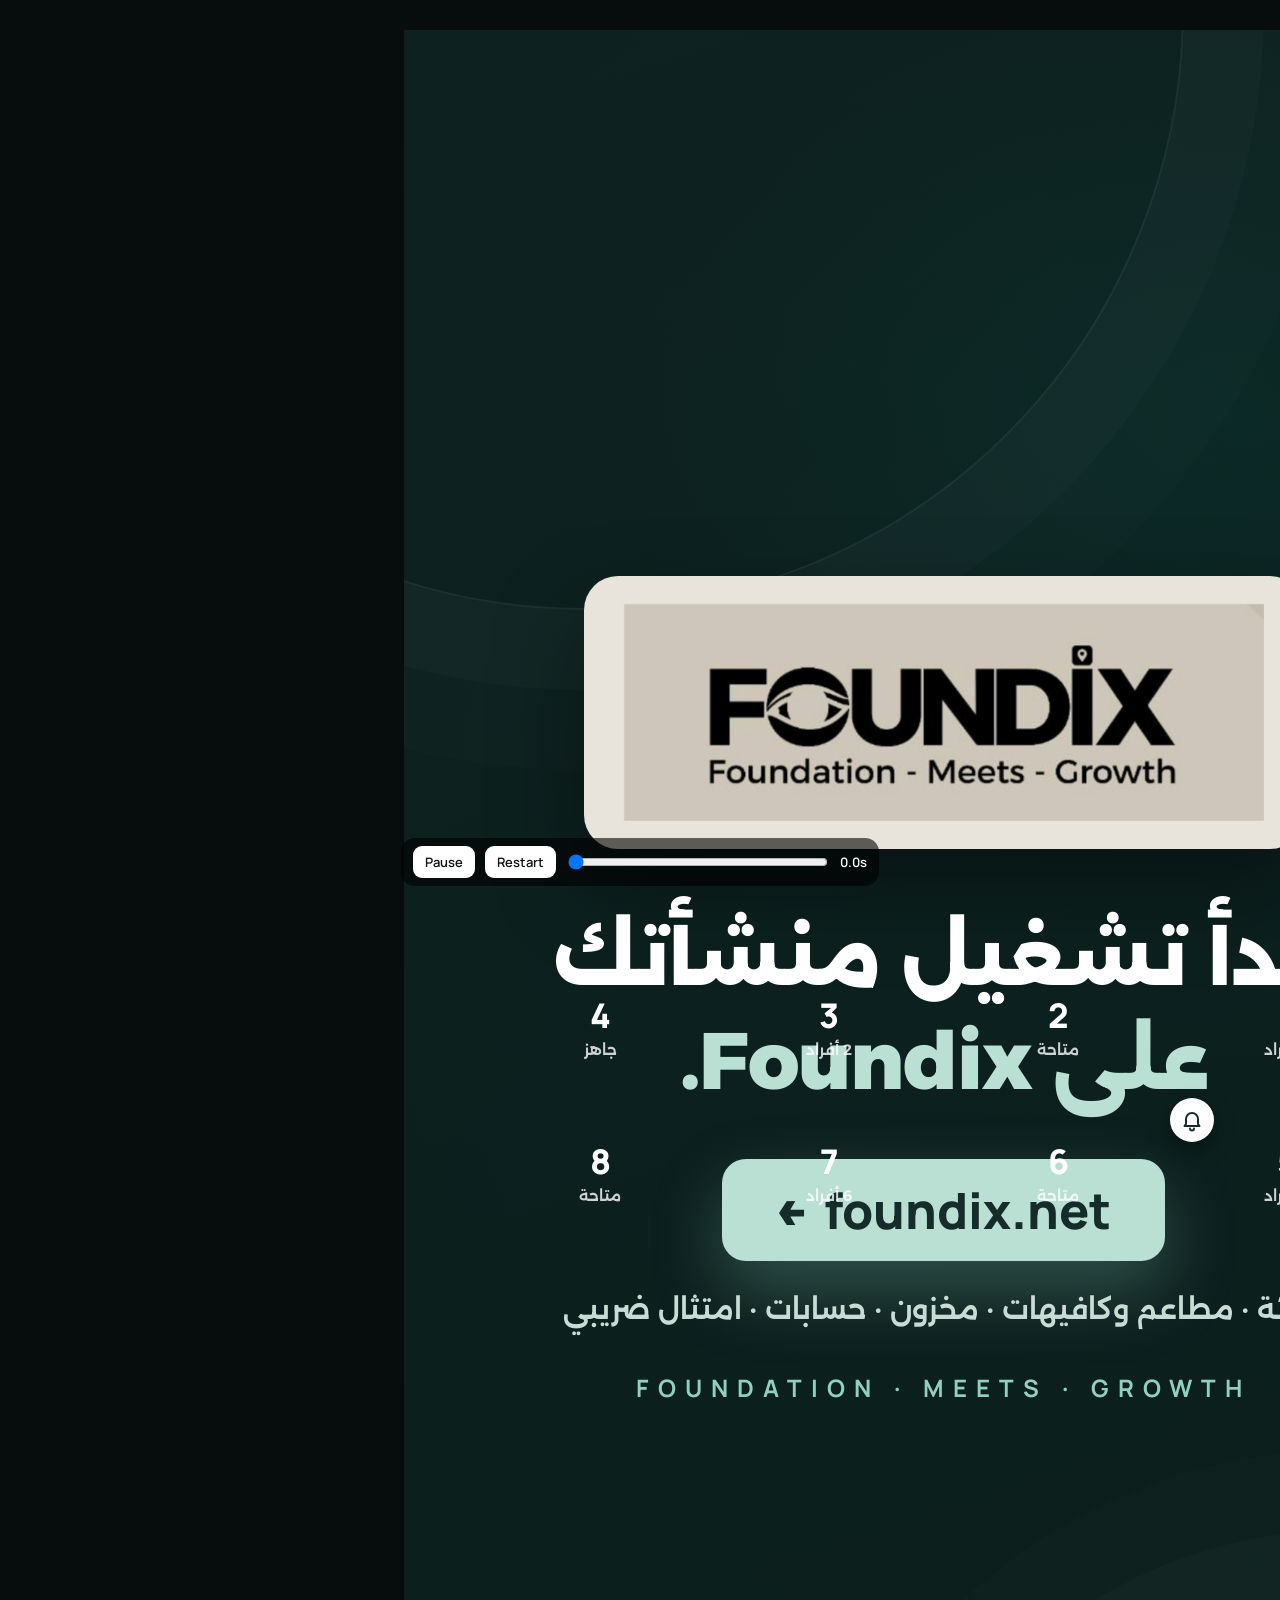
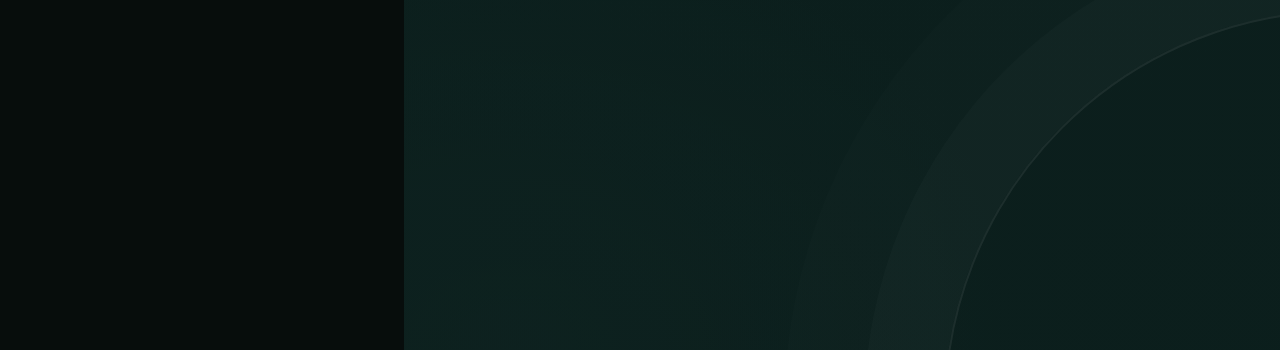
<file: film/vertical.html>
<!doctype html>
<html lang="ar" dir="rtl">
  <head>
    <meta charset="UTF-8" />
    <meta name="viewport" content="width=device-width, initial-scale=1.0" />
    <title>Foundix Vertical</title>
    <link rel="preconnect" href="https://fonts.googleapis.com" />
    <link rel="preconnect" href="https://fonts.gstatic.com" crossorigin />
    <link
      href="https://fonts.googleapis.com/css2?family=Alexandria:wght@400;500;600;700;800&family=Manrope:wght@500;600;700;800&display=swap"
      rel="stylesheet"
    />
    <style>
      :root {
        --ink: #162c2a;
        --ink-deep: #0d1d1b;
        --body: #465b58;
        --muted: #71817d;
        --paper: #f7f8f6;
        --green: #087e70;
        --green-dark: #075e56;
        --green-soft: #eaf5f1;
        --mint: #b9e0d3;
        --mint-2: #92d0be;
        --soft-text: #c9dbd5;
        --amber: #d39a3a;
        --violet: #8a78c2;
      }
      * { box-sizing: border-box; }
      html, body { margin: 0; height: 100%; }
      body {
        background: #070d0c;
        display: grid;
        place-items: center;
        overflow: hidden;
        font-family: "Alexandria", system-ui, sans-serif;
        -webkit-font-smoothing: antialiased;
      }
      .viewport { position: relative; }
      .stage {
        position: absolute;
        top: 0;
        left: 0;
        width: 1080px;
        height: 1920px;
        overflow: hidden;
        transform-origin: 0 0;
        background: var(--ink-deep);
        color: #fff;
        direction: rtl;
      }
      .scene { position: absolute; inset: 0; overflow: hidden; }
      .b { display: block; }
      .en { font-family: "Manrope", sans-serif; direction: ltr; unicode-bidi: isolate; }

      /* backgrounds */
      .bg-dark {
        background:
          radial-gradient(900px 600px at 78% 20%, rgba(8, 126, 112, 0.28), transparent 70%),
          radial-gradient(800px 600px at 10% 100%, rgba(146, 208, 190, 0.1), transparent 70%),
          linear-gradient(160deg, #142a28, var(--ink-deep));
      }
      .grid-lines {
        position: absolute;
        inset: 0;
        background-image:
          linear-gradient(rgba(255, 255, 255, 0.035) 1px, transparent 1px),
          linear-gradient(90deg, rgba(255, 255, 255, 0.035) 1px, transparent 1px);
        background-size: 80px 80px;
        mask-image: radial-gradient(70% 70% at 50% 50%, #000, transparent);
      }
      .orbit {
        position: absolute;
        border-radius: 50%;
        border: 2px solid rgba(255, 255, 255, 0.07);
        box-shadow: 0 0 0 80px rgba(255, 255, 255, 0.015), 0 0 0 160px rgba(255, 255, 255, 0.01);
      }
      .orbit::before {
        content: "";
        position: absolute;
        width: 18px;
        height: 18px;
        border-radius: 50%;
        background: var(--mint-2);
        top: -9px;
        left: calc(50% - 9px);
        box-shadow: 0 0 26px var(--mint-2);
      }

      /* shared type */
      .kicker {
        display: inline-flex;
        align-items: center;
        gap: 14px;
        padding: 10px 22px;
        border-radius: 999px;
        background: rgba(185, 224, 211, 0.1);
        border: 1.5px solid rgba(185, 224, 211, 0.25);
        color: var(--mint);
        font-size: 24px;
        font-weight: 700;
      }
      .kicker .en { color: var(--mint-2); font-weight: 800; }
      .copy { position: absolute; top: 0; bottom: 0; right: 90px; width: 610px; display: flex; flex-direction: column; justify-content: center; }
      .copy h2 { margin: 30px 0 34px; font-size: 58px; line-height: 1.3; font-weight: 800; letter-spacing: -1px; }
      .copy h2 em { font-style: normal; color: var(--mint); }
      .copy ul { list-style: none; margin: 0; padding: 0; display: grid; gap: 20px; }
      .copy li { display: flex; align-items: center; gap: 16px; font-size: 26px; font-weight: 500; color: var(--soft-text); }
      .copy li svg { flex: 0 0 auto; width: 34px; height: 34px; color: var(--mint-2); }

      /* device */
      .device {
        position: absolute;
        left: 90px;
        top: 150px;
        width: 1110px;
        border-radius: 22px;
        overflow: hidden;
        background: #0b1716;
        border: 1.5px solid rgba(255, 255, 255, 0.14);
        box-shadow: 0 60px 120px rgba(0, 0, 0, 0.5), 0 0 0 10px rgba(255, 255, 255, 0.025);
        transform-origin: 30% 50%;
      }
      .chrome { height: 46px; display: flex; align-items: center; gap: 10px; padding: 0 18px; background: #12211f; direction: ltr; }
      .chrome i { width: 13px; height: 13px; border-radius: 50%; background: rgba(255, 255, 255, 0.18); display: inline-block; }
      .chrome i:nth-child(1) { background: #e36b5b; }
      .chrome i:nth-child(2) { background: #e3b04b; }
      .chrome i:nth-child(3) { background: #5bbf7a; }
      .chrome .url {
        margin-left: 22px;
        padding: 5px 18px;
        border-radius: 8px;
        background: rgba(255, 255, 255, 0.07);
        color: rgba(255, 255, 255, 0.6);
        font: 600 15px "Manrope", sans-serif;
      }
      .screen { position: relative; width: 1110px; height: 693.75px; overflow: hidden; background: #f4f6f4; }
      .screen img { position: absolute; inset: 0; width: 100%; height: 100%; object-fit: cover; display: block; }
      .float {
        position: absolute;
        display: flex;
        align-items: center;
        gap: 16px;
        padding: 18px 24px;
        border-radius: 20px;
        background: rgba(255, 255, 255, 0.96);
        color: var(--ink);
        box-shadow: 0 30px 60px rgba(0, 0, 0, 0.35);
        white-space: nowrap;
      }
      .float .ic { width: 52px; height: 52px; border-radius: 15px; display: grid; place-items: center; background: var(--green-soft); color: var(--green); }
      .float .ic svg { width: 28px; height: 28px; }
      .float small { display: block; font-size: 17px; color: var(--muted); font-weight: 600; }
      .float strong { display: block; font-size: 27px; font-weight: 800; }
      .float strong .en { font-weight: 800; }

      /* footage plates (hero video) */
      .vbg { position: absolute; inset: 0; overflow: hidden; }
      .vbg video { position: absolute; inset: 0; width: 100%; height: 100%; object-fit: cover; filter: saturate(0.82) contrast(1.08); }
      .vshade {
        position: absolute;
        inset: 0;
        background:
          radial-gradient(120% 90% at 50% 45%, rgba(13, 29, 27, 0.25), rgba(13, 29, 27, 0.75)),
          linear-gradient(180deg, rgba(13, 29, 27, 0.35), rgba(13, 29, 27, 0.6));
      }
      .vshade.dense { background: linear-gradient(160deg, rgba(20, 42, 40, 0.86), rgba(13, 29, 27, 0.93)); }
      .vshade::after { content: ""; position: absolute; inset: 0; background: rgba(8, 126, 112, 0.16); mix-blend-mode: color; }
      #s1 .flash, #s1 .line { text-shadow: 0 6px 40px rgba(0, 0, 0, 0.55); }

      /* S1 cold open */
      #s1 .flash { position: absolute; inset: 0; display: grid; place-items: center; font-size: 168px; font-weight: 800; letter-spacing: -3px; }
      #s1 .flash:nth-child(even) { color: var(--mint); }
      #s1 .line { position: absolute; inset: 0; display: flex; flex-direction: column; align-items: center; justify-content: center; text-align: center; }
      #s1 .line span { font-size: 40px; color: var(--soft-text); font-weight: 600; }
      #s1 .line strong { margin-top: 18px; font-size: 92px; font-weight: 800; letter-spacing: -2px; line-height: 1.25; }
      #s1 .line strong em { font-style: normal; color: var(--mint); }

      /* S2 logo */
      .center { position: absolute; inset: 0; display: flex; flex-direction: column; align-items: center; justify-content: center; text-align: center; }
      .logo-card { padding: 28px 40px; border-radius: 34px; background: #e8e4dc; box-shadow: 0 40px 90px rgba(0, 0, 0, 0.4); }
      .logo-card img { display: block; width: 560px; height: auto; mix-blend-mode: multiply; }
      #s2 h1 { margin: 64px 0 0; font-size: 70px; font-weight: 800; letter-spacing: -1px; line-height: 1.3; }
      #s2 h1 em { font-style: normal; color: var(--mint); }
      .chips { margin-top: 44px; display: flex; gap: 16px; justify-content: center; }
      .chips span { padding: 12px 26px; border-radius: 999px; border: 1.5px solid rgba(255, 255, 255, 0.22); background: rgba(255, 255, 255, 0.06); font-size: 25px; font-weight: 600; color: var(--soft-text); }

      /* S5 restaurant */
      .floor {
        position: absolute;
        left: 545px;
        top: 150px;
        width: 640px;
        padding: 30px;
        border-radius: 28px;
        background: linear-gradient(160deg, rgba(255, 255, 255, 0.09), rgba(255, 255, 255, 0.03));
        border: 1.5px solid rgba(255, 255, 255, 0.13);
      }
      .floor .hd { display: flex; justify-content: space-between; align-items: center; margin-bottom: 24px; }
      .floor .hd b { font-size: 28px; font-weight: 800; }
      .legend { display: flex; gap: 14px; font-size: 16px; color: var(--soft-text); }
      .legend span { display: inline-flex; align-items: center; gap: 7px; }
      .legend i { width: 13px; height: 13px; border-radius: 4px; display: inline-block; }
      .tables { display: grid; grid-template-columns: repeat(4, 1fr); gap: 18px; }
      .tbl { position: relative; height: 118px; border-radius: 20px; border: 2px dashed rgba(255, 255, 255, 0.22); display: grid; place-items: center; }
      .tbl .n { position: relative; z-index: 2; text-align: center; font: 800 34px/1 "Manrope", sans-serif; }
      .tbl .n small { display: block; margin-top: 8px; font: 600 15px "Alexandria", sans-serif; opacity: 0.8; }
      .tbl .st { position: absolute; inset: -2px; border-radius: 20px; }
      .st.busy { background: var(--green); }
      .st.ready { background: var(--amber); }
      .st.bill { background: var(--violet); }
      .bell {
        position: absolute;
        z-index: 3;
        top: -14px;
        left: -14px;
        width: 44px;
        height: 44px;
        border-radius: 50%;
        background: #fff;
        color: var(--ink);
        display: grid;
        place-items: center;
        box-shadow: 0 8px 20px rgba(0, 0, 0, 0.35);
      }
      .bell svg { width: 24px; height: 24px; }
      .ticket {
        position: absolute;
        left: 545px;
        top: 690px;
        width: 640px;
        display: flex;
        gap: 22px;
        align-items: center;
        padding: 24px 28px;
        border-radius: 24px;
        background: #fbfaf6;
        color: var(--ink);
        box-shadow: 0 30px 60px rgba(0, 0, 0, 0.35);
      }
      .ticket .ic { width: 64px; height: 64px; border-radius: 18px; background: #f6ecd9; color: #9b702e; display: grid; place-items: center; }
      .ticket .ic svg { width: 34px; height: 34px; }
      .ticket b { display: block; font-size: 26px; font-weight: 800; }
      .ticket span { display: block; font-size: 21px; color: var(--body); margin-top: 4px; }
      .ticket .round { margin-right: auto; padding: 8px 16px; border-radius: 12px; background: var(--green-soft); color: var(--green-dark); font-size: 19px; font-weight: 700; }
      .phone {
        position: absolute;
        left: 130px;
        top: 150px;
        width: 360px;
        height: 760px;
        border-radius: 52px;
        padding: 14px;
        background: #0a1312;
        border: 2px solid rgba(255, 255, 255, 0.16);
        box-shadow: 0 60px 120px rgba(0, 0, 0, 0.55);
      }
      .phone .scr { position: relative; height: 100%; border-radius: 40px; overflow: hidden; background: var(--paper); color: var(--ink); padding: 54px 26px 26px; }
      .phone .notch { position: absolute; top: 12px; left: 50%; width: 110px; height: 28px; margin-left: -55px; border-radius: 20px; background: #0a1312; }
      .phone .place { font-size: 17px; color: var(--muted); font-weight: 600; }
      .phone h4 { margin: 4px 0 22px; font-size: 34px; font-weight: 800; }
      .phone .status { padding: 18px; border-radius: 20px; background: #fff; border: 1.5px solid #e0e8e4; }
      .phone .status b { display: block; font-size: 21px; }
      .phone .bar { height: 10px; border-radius: 10px; background: #e4ece8; margin-top: 14px; overflow: hidden; }
      .phone .bar i { display: block; height: 100%; width: 100%; background: var(--green); border-radius: 10px; transform-origin: right center; }
      .phone .steps { display: flex; justify-content: space-between; margin-top: 10px; font-size: 14px; color: var(--muted); }
      .phone .btn { margin-top: 18px; height: 74px; border-radius: 20px; display: flex; align-items: center; justify-content: center; gap: 12px; font-size: 23px; font-weight: 800; }
      .phone .btn svg { width: 26px; height: 26px; }
      .phone .btn.p { background: var(--green); color: #fff; }
      .phone .btn.o { border: 2px solid #cfe0d9; color: var(--green-dark); background: #fff; }
      .phone .toast {
        position: absolute;
        left: 22px;
        right: 22px;
        bottom: 26px;
        padding: 18px;
        border-radius: 18px;
        background: var(--ink);
        color: #fff;
        font-size: 20px;
        font-weight: 700;
        display: flex;
        gap: 12px;
        align-items: center;
      }
      .phone .toast i { width: 12px; height: 12px; border-radius: 50%; background: var(--mint-2); display: inline-block; }
      .qr-tag {
        position: absolute;
        left: 545px;
        top: 850px;
        display: flex;
        align-items: center;
        gap: 14px;
        padding: 14px 20px;
        border-radius: 18px;
        background: #fff;
        color: var(--ink);
        font-size: 20px;
        font-weight: 800;
        box-shadow: 0 24px 50px rgba(0, 0, 0, 0.4);
      }
      .qr-tag svg { width: 58px; height: 58px; }

      /* S9 finance grid */
      .quad { position: absolute; left: 90px; top: 150px; width: 1100px; display: grid; grid-template-columns: 1fr 1fr; gap: 28px; }
      .qcard { position: relative; border-radius: 20px; overflow: hidden; border: 1.5px solid rgba(255, 255, 255, 0.14); box-shadow: 0 40px 80px rgba(0, 0, 0, 0.4); background: #f4f6f4; }
      .qcard .img { height: 330px; overflow: hidden; }
      .qcard img { width: 100%; height: 100%; object-fit: cover; object-position: 60% 20%; display: block; }
      .qcard .lbl {
        position: absolute;
        bottom: 16px;
        right: 16px;
        display: flex;
        align-items: center;
        gap: 10px;
        padding: 10px 18px;
        border-radius: 14px;
        background: rgba(13, 29, 27, 0.88);
        color: #fff;
        font-size: 22px;
        font-weight: 700;
      }
      .qcard .lbl i { width: 10px; height: 10px; border-radius: 50%; background: var(--mint-2); display: inline-block; }

      /* S11 wall */
      .wall-wrap { position: absolute; inset: -200px -300px; transform: perspective(2200px) rotateX(24deg) rotateZ(-9deg); transform-origin: 50% 50%; }
      .wall-row { display: flex; gap: 28px; margin-bottom: 28px; width: max-content; direction: ltr; }
      .wall-row img { width: 480px; height: 300px; object-fit: cover; object-position: top; border-radius: 16px; display: block; box-shadow: 0 30px 60px rgba(0, 0, 0, 0.45); }
      .wall-shade { position: absolute; inset: 0; background: radial-gradient(60% 60% at 50% 50%, rgba(13, 29, 27, 0.5), rgba(13, 29, 27, 0.82)); }
      #s11 .center h2 { margin: 0; font-size: 104px; font-weight: 800; letter-spacing: -2px; line-height: 1.25; text-shadow: 0 10px 40px rgba(0, 0, 0, 0.5); }
      #s11 .center h2 em { font-style: normal; color: var(--mint); }
      #s11 .center p { margin: 26px 0 0; font-size: 32px; color: var(--soft-text); font-weight: 600; }

      /* S12 CTA */
      #s12 h2 { margin: 56px 0 0; font-size: 76px; font-weight: 800; letter-spacing: -1px; line-height: 1.3; }
      #s12 h2 em { font-style: normal; color: var(--mint); }
      .cta {
        margin-top: 46px;
        display: inline-flex;
        align-items: center;
        gap: 18px;
        padding: 22px 46px;
        border-radius: 24px;
        background: var(--mint);
        color: var(--ink);
        font: 800 44px/1 "Manrope", sans-serif;
        box-shadow: 0 30px 70px rgba(146, 208, 190, 0.28);
      }
      .cta .arrow { font-family: "Alexandria", sans-serif; }
      .tagline { margin-top: 40px; font: 700 24px "Manrope", sans-serif; letter-spacing: 9px; color: var(--mint-2); text-transform: uppercase; }
      .recap { margin-top: 26px; font-size: 26px; color: var(--soft-text); font-weight: 600; }

      /* ===== 9:16 layout overrides ===== */
      .copy { top: 210px; bottom: auto; left: 70px; right: 70px; width: auto; display: block; }
      .copy h2 { margin: 30px 0 32px; font-size: 76px; }
      .copy ul { gap: 18px; }
      .copy li { font-size: 31px; }
      .copy li svg { width: 38px; height: 38px; }
      .kicker { font-size: 28px; }
      .device { left: 60px; top: 790px; width: 960px; transform-origin: 50% 50%; }
      .screen { width: 960px; height: 780px; }
      #s1 .flash { font-size: 170px; }
      #s1 .line { padding: 0 60px; }
      #s1 .line span { font-size: 40px; }
      #s1 .line strong { font-size: 84px; }
      .logo-card img { width: 640px; }
      #s2 h1 { font-size: 66px; }
      .chips { flex-direction: column; align-items: center; gap: 18px; }
      .chips span { font-size: 30px; padding: 14px 32px; }
      .floor { left: 60px; top: 840px; width: 960px; }
      .floor .hd b { font-size: 32px; }
      .legend { font-size: 19px; }
      .tbl { height: 128px; }
      .phone { left: 60px; top: 1300px; width: 340px; height: 540px; border-radius: 48px; }
      .phone .scr { padding: 50px 22px 22px; border-radius: 36px; }
      .phone h4 { margin: 2px 0 16px; font-size: 30px; }
      .phone .status { padding: 14px; }
      .phone .btn { height: 62px; margin-top: 14px; font-size: 21px; }
      .phone .toast { font-size: 18px; padding: 14px; bottom: 20px; left: 18px; right: 18px; }
      .ticket { left: 430px; top: 1330px; width: 590px; padding: 22px 24px; gap: 18px; }
      .ticket b { font-size: 24px; }
      .ticket span { font-size: 20px; }
      .qr-tag { left: 430px; top: 1540px; font-size: 22px; }
      .quad { left: 60px; top: 800px; width: 960px; gap: 24px; }
      .qcard .img { height: 400px; }
      .qcard .lbl { font-size: 23px; }
      .wall-wrap { inset: -300px -500px; }
      #s11 .center { padding: 0 70px; }
      #s11 .center h2 { font-size: 110px; }
      #s11 .center p { font-size: 36px; line-height: 1.5; }
      #s12 .center { padding: 0 60px; }
      #s12 h2 { font-size: 80px; }
      .cta { font-size: 50px; padding: 26px 54px; }
      .recap { font-size: 28px; line-height: 1.6; }

      /* preview controls (not part of the video frame) */
      .controls {
        position: fixed;
        bottom: 14px;
        left: 50%;
        transform: translateX(-50%);
        display: flex;
        gap: 10px;
        align-items: center;
        padding: 8px 12px;
        border-radius: 14px;
        background: rgba(0, 0, 0, 0.6);
        color: #fff;
        font: 600 13px "Manrope", sans-serif;
        direction: ltr;
        z-index: 10;
      }
      .controls button { border: 0; border-radius: 9px; padding: 7px 12px; background: #fff; color: #111; font: inherit; cursor: pointer; }
      .controls input { width: 260px; }
      body.capture .controls { display: none; }
    </style>
  </head>
  <body>
    <div class="viewport" id="viewport">
      <div class="stage" id="stage">
        <!-- S1 cold open -->
        <section class="scene bg-dark" id="s1">
          <div class="vbg" id="v1"><video src="bg/hero-intra.mp4" data-v="0,5.6,0,1" muted playsinline preload="auto"></video><div class="vshade" id="v1s"></div></div>
          <div class="flash">بيع.</div>
          <div class="flash">مخزون.</div>
          <div class="flash">مطبخ.</div>
          <div class="flash">حسابات.</div>
          <div class="flash">ضرائب.</div>
          <div class="line">
            <span class="b">كل تفصيلة في يومك تحتاج متابعة…</span>
            <strong class="b">ومنشأتك تستحق<br /><em>نظامًا واحدًا يفهمها.</em></strong>
          </div>
        </section>

        <!-- S2 logo -->
        <section class="scene bg-dark" id="s2">
          <div class="grid-lines"></div>
          <div class="orbit" id="o2a" style="width: 1100px; height: 1100px; top: -560px; right: -380px"></div>
          <div class="orbit" id="o2b" style="width: 760px; height: 760px; bottom: -420px; left: -260px"></div>
          <div class="center">
            <div class="logo-card" id="logo1"><img src="shots/logo_foundix.jpg" alt="Foundix" /></div>
            <h1 id="s2h">منصة تشغيل متكاملة<br /><em>للتجزئة والمطاعم والكافيهات.</em></h1>
            <div class="chips" id="s2c">
              <span>تعمل من المتصفح</span><span>عربية بالكامل</span><span>متوافقة مع الفاتورة الإلكترونية</span>
            </div>
          </div>
        </section>

        <!-- screen scenes s3, s4, s6, s7, s8, s10 are built by script -->
        <div id="screens"></div>

        <!-- S5 restaurant -->
        <section class="scene bg-dark" id="s5">
          <div class="vbg" id="v5"><video src="bg/hero-intra.mp4" data-v="24.9,34.2,0.2,0.55" muted playsinline preload="auto"></video><div class="vshade dense" id="v5s"></div></div>
          <div class="grid-lines"></div>
          <div class="copy">
            <span class="kicker"><span class="en">03</span> مطاعم وكافيهات</span>
            <h2>الصالة والمطبخ<br /><em>على نفس الإيقاع.</em></h2>
            <ul>
              <li data-li>خريطة الصالة وحالة كل ترابيزة</li>
              <li data-li>إرسال للمطبخ على دفعات</li>
              <li data-li>دمج الترابيزات وتقسيم الحساب</li>
              <li data-li>QR للضيف: نداء الويتر وطلب الحساب</li>
            </ul>
          </div>
          <div class="floor" id="floor">
            <div class="hd">
              <b>خريطة الصالة</b>
              <div class="legend">
                <span><i style="border: 2px dashed rgba(255, 255, 255, 0.4)"></i>متاحة</span>
                <span><i style="background: var(--green)"></i>مشغولة</span>
                <span><i style="background: var(--amber)"></i>جاهز</span>
                <span><i style="background: var(--violet)"></i>الحساب</span>
              </div>
            </div>
            <div class="tables">
              <div class="tbl"><span class="st busy"></span><span class="n">1<small>4 أفراد</small></span></div>
              <div class="tbl"><span class="n">2<small>متاحة</small></span></div>
              <div class="tbl"><span class="st busy" id="t3"></span><span class="n">3<small>2 أفراد</small></span></div>
              <div class="tbl"><span class="st ready"></span><span class="n">4<small>جاهز</small></span></div>
              <div class="tbl"><span class="st busy"></span><span class="st bill" id="t5"></span><span class="n">5<small>3 أفراد</small></span><span class="bell" id="bell"><svg viewBox="0 0 24 24" fill="none" stroke="currentColor" stroke-width="2" stroke-linecap="round" stroke-linejoin="round"><path d="M6 16V11a6 6 0 0 1 12 0v5l1.5 2h-15z" /><path d="M10 20.5a2 2 0 0 0 4 0" /></svg></span></div>
              <div class="tbl"><span class="n">6<small>متاحة</small></span></div>
              <div class="tbl"><span class="st busy"></span><span class="st ready" id="t7"></span><span class="n">7<small>6 أفراد</small></span></div>
              <div class="tbl"><span class="n">8<small>متاحة</small></span></div>
            </div>
          </div>
          <div class="ticket" id="ticket">
            <span class="ic"><svg viewBox="0 0 24 24" fill="none" stroke="currentColor" stroke-width="1.8" stroke-linecap="round" stroke-linejoin="round"><path d="M6 3h12v18l-3-2-3 2-3-2-3 2z" /><path d="M9 8h6M9 12h6" /></svg></span>
            <div><b>تذكرة المطبخ · ترابيزة 5</b><span>2× كابتشينو · 1× تشيز كيك</span></div>
            <span class="round">الدفعة 2</span>
          </div>
          <div class="phone" id="phone">
            <div class="scr">
              <span class="notch"></span>
              <span class="place b">كافيه الريحان</span>
              <h4>ترابيزة 5</h4>
              <div class="status">
                <b>طلبك بيتحضر</b>
                <div class="bar"><i id="pbar"></i></div>
                <div class="steps"><span>اتسجل</span><span>في المطبخ</span><span>جاهز</span></div>
              </div>
              <div class="btn p" id="pb1"><svg viewBox="0 0 24 24" fill="none" stroke="currentColor" stroke-width="2" stroke-linecap="round" stroke-linejoin="round"><path d="M6 16V11a6 6 0 0 1 12 0v5l1.5 2h-15z" /><path d="M10 20.5a2 2 0 0 0 4 0" /></svg>نادي الويتر</div>
              <div class="btn o"><svg viewBox="0 0 24 24" fill="none" stroke="currentColor" stroke-width="2" stroke-linecap="round" stroke-linejoin="round"><rect x="4" y="3" width="16" height="18" rx="2.5" /><path d="M8 8h8M8 12h8M8 16h5" /></svg>اطلب الحساب</div>
              <div class="toast" id="toast"><i></i>تمام، الويتر جاي لك</div>
            </div>
          </div>
          <div class="qr-tag" id="qr">
            <svg viewBox="0 0 29 29" shape-rendering="crispEdges"><path fill="#162c2a" d="M0 0h7v7H0zM1 1v5h5V1zM2 2h3v3H2zM22 0h7v7h-7zm1 1v5h5V1zm1 1h3v3h-3zM0 22h7v7H0zm1 1v5h5v-5zm1 1h3v3H2zM9 0h2v2H9zm3 1h2v3h-2zm4 0h3v2h-3zM9 4h2v2H9zm6 3h2v2h-2zM9 8h3v2H9zm5 1h2v3h-2zm4-1h2v2h-2zm4 1h3v2h-3zm4 0h3v2h-3zM0 9h2v3H0zm3 1h3v2H3zm6 2h2v3H9zm8 0h3v2h-3zm5 1h2v2h-2zm4 0h3v3h-3zM12 14h3v2h-3zm6 2h2v3h-2zm3 0h3v2h-3zM0 14h3v2H0zm4 1h3v2H4zm5 2h2v2H9zm4 0h3v3h-3zm8 3h2v2h-2zm4-1h4v2h-4zM9 21h2v3H9zm4 2h3v2h-3zm5 0h2v3h-2zm4 1h3v2h-3zm4 1h3v4h-3zM9 26h3v3H9zm5 1h3v2h-3zm7 1h3v1h-3z" /></svg>
            <span>كارت QR<br />على كل ترابيزة</span>
          </div>
        </section>

        <!-- S9 finance and control -->
        <section class="scene bg-dark" id="s9">
          <div class="grid-lines"></div>
          <div class="copy">
            <span class="kicker"><span class="en">07</span> المالية والرقابة</span>
            <h2>حسابات تتكوّن<br /><em>من شغلك اليومي.</em></h2>
            <ul>
              <li data-li>سندات قبض وصرف ودفتر أستاذ</li>
              <li data-li>إقفال يومي Z وإغلاق وردية أعمى</li>
              <li data-li>صلاحيات دقيقة وموافقة المشرف</li>
              <li data-li>سجل تدقيق لكل عملية</li>
            </ul>
          </div>
          <div class="quad">
            <div class="qcard"><div class="img"><img src="shots/r-trial-balance.jpg" alt="" /></div><span class="lbl"><i></i>ميزان مراجعة متوازن</span></div>
            <div class="qcard"><div class="img"><img src="shots/r-days.jpg" alt="" /></div><span class="lbl"><i></i>إقفال اليوم Z</span></div>
            <div class="qcard"><div class="img"><img src="shots/r-roles.jpg" alt="" /></div><span class="lbl"><i></i>مصفوفة الصلاحيات</span></div>
            <div class="qcard"><div class="img"><img src="shots/r-audit.jpg" alt="" /></div><span class="lbl"><i></i>سجل التدقيق</span></div>
          </div>
        </section>

        <!-- S11 wall -->
        <section class="scene" id="s11" style="background: var(--ink-deep)">
          <div class="wall-wrap">
            <div class="wall-row" id="w1"></div>
            <div class="wall-row" id="w2"></div>
            <div class="wall-row" id="w3"></div>
            <div class="wall-row" id="w4"></div>
            <div class="wall-row" id="w5"></div>
            <div class="wall-row" id="w6"></div>
            <div class="wall-row" id="w7"></div>
          </div>
          <div class="wall-shade"></div>
          <div class="center">
            <h2 id="wt">كل هذا…<br /><em>في نظام واحد.</em></h2>
            <p id="wp">بيانات واحدة، صلاحيات واضحة، وتجربة تناسب نشاطك.</p>
          </div>
        </section>

        <!-- S12 CTA -->
        <section class="scene bg-dark" id="s12">
          <div class="vbg" id="v12"><video src="bg/hero-intra.mp4" data-v="70.5,76,6.0,1" muted playsinline preload="auto"></video><div class="vshade" id="v12s"></div></div>
          <div class="orbit" id="o12a" style="width: 1200px; height: 1200px; top: -620px; left: -420px"></div>
          <div class="orbit" id="o12b" style="width: 800px; height: 800px; bottom: -460px; right: -260px"></div>
          <div class="center">
            <div class="logo-card" id="logo2"><img src="shots/logo_foundix.jpg" alt="Foundix" /></div>
            <h2 id="ch">ابدأ تشغيل منشأتك<br /><em>على Foundix.</em></h2>
            <div class="cta" id="cta"><span>foundix.net</span><span class="arrow">←</span></div>
            <div class="recap" id="recap">تجزئة · مطاعم وكافيهات · مخزون · حسابات · امتثال ضريبي</div>
            <div class="tagline" id="tag">Foundation · Meets · Growth</div>
          </div>
        </section>
      </div>
    </div>

    <div class="controls">
      <button id="play">Pause</button>
      <button id="restart">Restart</button>
      <input id="scrub" type="range" min="0" max="1000" value="0" />
      <span id="clock">0.0s</span>
    </div>

    <script>
      // Deterministic timeline: every frame is a pure function of t (seconds),
      // so the preview and the frame-by-frame export always match.
      const T = 76;
      const W = 1080, H = 1920;
      const $ = (s, root = document) => [...root.querySelectorAll(s)];
      const one = (s, root = document) => root.querySelector(s);

      const CHECK = '<svg viewBox="0 0 24 24" fill="none" stroke="currentColor" stroke-width="2" stroke-linecap="round" stroke-linejoin="round"><circle cx="12" cy="12" r="9.5" /><path d="m8 12.2 2.7 2.7L16.2 9.4" /></svg>';
      const ICONS = {
        chart: '<svg viewBox="0 0 24 24" fill="none" stroke="currentColor" stroke-width="2" stroke-linecap="round" stroke-linejoin="round"><path d="M4 19h16M7 15l4-4 3 3 5-6" /></svg>',
        tag: '<svg viewBox="0 0 24 24" fill="none" stroke="currentColor" stroke-width="2" stroke-linecap="round" stroke-linejoin="round"><path d="M3 12V4h8l10 10-8 8z" /><circle cx="7.5" cy="8.5" r="1.5" /></svg>',
        wallet: '<svg viewBox="0 0 24 24" fill="none" stroke="currentColor" stroke-width="2" stroke-linecap="round" stroke-linejoin="round"><rect x="3" y="6" width="18" height="13" rx="2.5" /><path d="M3 10h18M16 15h2" /></svg>',
        cup: '<svg viewBox="0 0 24 24" fill="none" stroke="currentColor" stroke-width="2" stroke-linecap="round" stroke-linejoin="round"><path d="M5 8h12v6a5 5 0 0 1-5 5h-2a5 5 0 0 1-5-5z" /><path d="M17 10h1.5a2.5 2.5 0 0 1 0 5H17M8 3v2M12 3v2" /></svg>',
        box: '<svg viewBox="0 0 24 24" fill="none" stroke="currentColor" stroke-width="2" stroke-linecap="round" stroke-linejoin="round"><path d="M3 7.5 12 3l9 4.5v9L12 21l-9-4.5z" /><path d="M3 7.5 12 12l9-4.5M12 12v9" /></svg>',
        users: '<svg viewBox="0 0 24 24" fill="none" stroke="currentColor" stroke-width="2" stroke-linecap="round" stroke-linejoin="round"><circle cx="9" cy="8" r="3.5" /><path d="M2.5 20a6.5 6.5 0 0 1 13 0M16 4.5a3.5 3.5 0 0 1 0 7M21.5 20a6.5 6.5 0 0 0-4-6" /></svg>',
        shield: '<svg viewBox="0 0 24 24" fill="none" stroke="currentColor" stroke-width="2" stroke-linecap="round" stroke-linejoin="round"><path d="M12 2.5 4.5 5.5v5c0 4.8 3.2 7.9 7.5 9.5 4.3-1.6 7.5-4.7 7.5-9.5v-5z" /><path d="m8.5 12 2.5 2.5 4.5-4.5" /></svg>',
      };

      // ---------- screen scenes (built from data)
      const SCREENS = [
        {
          id: "s3", start: 9.4, end: 16.2, n: "01", kicker: "لوحة القيادة",
          title: "يومك كله<br /><em>في نظرة واحدة.</em>",
          bullets: ["مبيعات وأرباح اليوم أولًا بأول", "فرع واحد أو كل الفروع معًا", "تنبيهات النواقص وأوامر الشراء"],
          shots: [{ src: "r-home", origin: "45% 60%", zoom: 1.2 }],
          floats: [
            { icon: "chart", small: "صافي مبيعات اليوم", strong: '<span class="en">3,334.10</span> ج.م', pos: "left:40px;top:640px" },
            { icon: "tag", small: "مجمل الربح", strong: '<span class="en">368.10 · 11.04%</span>', pos: "left:780px;top:100px" },
          ],
        },
        {
          id: "s4", start: 16.2, end: 25, n: "02", kicker: "نقطة البيع",
          title: "كاشير سريع<br /><em>لا يوقف الطابور.</em>",
          bullets: ["باركود وميزان وبحث فوري", "العروض والكوبونات تُطبَّق تلقائيًا", "دفع مقسّم: نقدي، بطاقة، محفظة، آجل"],
          shots: [
            { src: "r-till-cart", origin: "92% 55%", zoom: 1.22 },
            { src: "r-till-pay", origin: "10% 40%", zoom: 1.18, at: 4.3 },
          ],
          floats: [
            { icon: "tag", small: "عروض سارية الآن", strong: "خصم تلقائي على السلة", pos: "left:40px;top:650px" },
            { icon: "wallet", small: "الباقي للعميل", strong: '<span class="en">133.48</span> ج.م', pos: "left:780px;top:100px", at: 4.9 },
          ],
        },
        {
          id: "s6", start: 34, end: 39.8, n: "04", kicker: "الوصفات والتكلفة",
          title: "اعرف تكلفة<br /><em>كل كوب وكل طبق.</em>",
          bullets: ["وصفات بالخامات ووحدات القياس", "خصم الخامات تلقائيًا عند البيع", "إضافات واختيارات على كل صنف"],
          shots: [
            { src: "c-recipe", origin: "8% 40%", zoom: 1.22 },
            { src: "c-till-addons", origin: "35% 45%", zoom: 1.25, at: 3 },
          ],
          floats: [{ icon: "cup", small: "خلطة الوصفة", strong: "التكلفة تُحسب وحدها", pos: "left:40px;top:650px" }],
        },
        {
          id: "s7", start: 39.8, end: 46, n: "05", kicker: "المخزون والمشتريات",
          title: "مخزون مضبوط<br /><em>في كل فرع ومخزن.</em>",
          bullets: ["مخازن متعددة وتحويلات بينها", "طلبات تموين وأوامر شراء", "جرد وتسويات من ملف Excel"],
          shots: [{ src: "r-inventory", origin: "60% 30%", zoom: 1.18 }],
          floats: [
            { icon: "box", small: "إجمالي قيمة المخزون", strong: '<span class="en">73,794.00</span> ج.م', pos: "left:40px;top:640px" },
          ],
        },
        {
          id: "s8", start: 46, end: 51.8, n: "06", kicker: "العملاء والتسويق",
          title: "عملاء يرجعون<br /><em>مرة واثنين.</em>",
          bullets: ["شرائح تلقائية وموافقة تسويقية", "نقاط ولاء وحساب آجل بحد ائتمان", "عروض وأكواد خصم في دقيقة"],
          shots: [
            { src: "r-customers", origin: "50% 50%", zoom: 1.18 },
            { src: "r-coupons", origin: "75% 40%", zoom: 1.3, at: 3 },
          ],
          floats: [{ icon: "users", small: "الشرائح", strong: "جديد · نشط · مهدد بالانقطاع", pos: "left:40px;top:650px" }],
        },
        {
          id: "s10", start: 59.6, end: 65.2, n: "08", kicker: "الامتثال الضريبي",
          title: "جاهز للفاتورة<br /><em>والإيصال الإلكتروني.</em>",
          bullets: ["فواتير B2B وإيصالات B2C", "متابعة حالة كل مستند مُرسل", "يكشف البيانات الناقصة ويدلّك على إصلاحها"],
          shots: [{ src: "r-compliance", origin: "50% 45%", zoom: 1.16 }],
          floats: [{ icon: "shield", small: "مصلحة الضرائب المصرية", strong: "طابور إرسال تلقائي", pos: "left:40px;top:650px" }],
        },
      ];
      // vertical: floats sit under the device
      SCREENS.forEach((sc) => sc.floats.forEach((f, i) => (f.pos = i === 1 ? "left:60px;top:1700px" : "right:60px;top:1560px")));
      const host = one("#screens");
      // Keep DOM order = time order so later scenes cover earlier ones.
      const order = ["s1", "s2", "s3", "s4", "s5", "s6", "s7", "s8", "s9", "s10", "s11", "s12"];
      for (const sc of SCREENS) {
        const el = document.createElement("section");
        el.className = "scene bg-dark";
        el.id = sc.id;
        el.innerHTML = `
          <div class="grid-lines"></div>
          <div class="copy">
            <span class="kicker"><span class="en">${sc.n}</span> ${sc.kicker}</span>
            <h2>${sc.title}</h2>
            <ul>${sc.bullets.map((b) => `<li data-li>${CHECK}<span>${b}</span></li>`).join("")}</ul>
          </div>
          <div class="device">
            <div class="chrome"><i></i><i></i><i></i><span class="url">foundix.net</span></div>
            <div class="screen">${sc.shots.map((s) => `<img src="shots/${s.src}.jpg" style="transform-origin:${s.origin};object-position:${s.origin}" alt="" />`).join("")}</div>
          </div>
          ${sc.floats.map((f) => `<div class="float" style="${f.pos}"><span class="ic">${ICONS[f.icon]}</span><div><small>${f.small}</small><strong>${f.strong}</strong></div></div>`).join("")}`;
        host.appendChild(el);
      }
      // static scenes get check icons too
      $("#s5 li, #s9 li").forEach((li) => (li.innerHTML = CHECK + `<span>${li.textContent}</span>`));
      const stage = one("#stage");
      order.forEach((id) => stage.appendChild(one("#" + id)));
      host.remove();

      // wall rows
      const WALL = ["r-home", "r-till-cart", "c-till", "r-inventory", "c-recipe", "r-reports", "r-customers", "r-compliance", "r-vouchers", "r-days", "c-home", "r-replenishment", "r-roles", "r-price-check", "r-counts", "r-coupons", "r-trial-balance", "r-till-pay", "r-audit", "c-till-addons"];
      ["#w1", "#w2", "#w3", "#w4", "#w5", "#w6", "#w7"].forEach((id, r) => {
        const row = one(id);
        for (let i = 0; i < 8; i++) {
          const img = document.createElement("img");
          img.src = `shots/${WALL[(i * 3 + r * 5) % WALL.length]}.jpg`;
          row.appendChild(img);
        }
      });

      // ---------- engine
      const ease = {
        lin: (p) => p,
        out: (p) => 1 - Math.pow(1 - p, 3),
        in: (p) => p * p * p,
        inout: (p) => (p < 0.5 ? 4 * p * p * p : 1 - Math.pow(-2 * p + 2, 3) / 2),
        back: (p) => 1 + 2.2 * Math.pow(p - 1, 3) + 1.2 * Math.pow(p - 1, 2),
        soft: (p) => 1 - Math.pow(1 - p, 2),
      };
      const tweens = [];
      // props: { o, x, y, s, sx, sy, r, ry, b (blur px), c (right-to-left wipe %), k (circle radius %) } as [from, to]
      function A(target, props, start, dur = 0.7, e = "out") {
        const els = typeof target === "string" ? $(target) : [].concat(target);
        els.forEach((el) => {
          for (const k in props) tweens.push({ el, k, from: props[k][0], to: props[k][1], start, dur, e });
        });
      }
      function S(target, props, start, step, dur, e) {
        (typeof target === "string" ? $(target) : target).forEach((el, i) => A(el, props, start + i * step, dur, e));
      }
      const rise = { o: [0, 1], y: [40, 0] };
      const pop = { o: [0, 1], y: [50, 0], b: [12, 0] };

      // ---------- S1 cold open 0 → 5.4
      $("#s1 .flash").forEach((el, i) => {
        const t0 = -0.15 + i * 0.5;
        A(el, { o: [0, 1], s: [1.25, 1], b: [18, 0] }, t0, 0.3, "out");
        A(el, { o: [1, 0], s: [1, 0.9] }, t0 + 0.42, 0.18, "in");
      });
      A("#v1", { s: [1.14, 1.02] }, 0, 5.6, "lin");
      A("#v1s", { o: [0.75, 1] }, 2.3, 0.6, "inout");
      A("#s1 .line span", rise, 2.6, 0.6);
      A("#s1 .line strong", { o: [0, 1], y: [50, 0], s: [0.95, 1] }, 2.9, 0.8);

      // ---------- S2 logo 5.4 → 9.4
      A("#s2", { k: [0, 120] }, 5.2, 0.9, "inout");
      A("#o2a", { r: [0, 40] }, 5.2, 4.4, "lin");
      A("#o2b", { r: [0, -30] }, 5.2, 4.4, "lin");
      A("#logo1", { o: [0, 1], s: [0.82, 1], y: [30, 0] }, 5.55, 0.9, "back");
      A("#s2h", pop, 6.3, 0.7);
      S("#s2c span", { o: [0, 1], y: [24, 0] }, 6.9, 0.15, 0.5, "out");

      // ---------- generic screen-scene choreography
      function screenScene(sc) {
        const el = one("#" + sc.id), t0 = sc.start, len = sc.end - sc.start;
        A(el, { c: [100, 0] }, t0 - 0.1, 0.8, "inout");
        A(one(".kicker", el), rise, t0 + 0.35, 0.55);
        A(one("h2", el), rise, t0 + 0.5, 0.65);
        S($("li", el), { o: [0, 1], x: [-40, 0] }, t0 + 0.85, 0.16, 0.5, "out");
        const dev = one(".device", el);
        A(dev, { o: [0, 1], x: [-120, 0], ry: [18, 8] }, t0 + 0.15, 1.0, "out");
        A(dev, { ry: [8, 3] }, t0 + 1.15, len - 0.9, "soft");
        const imgs = $(".screen img", el);
        sc.shots.forEach((shot, i) => {
          const img = imgs[i];
          const s0 = t0 + (shot.at ?? 0);
          const s1 = t0 + (sc.shots[i + 1]?.at ?? len);
          if (i > 0) A(img, { o: [0, 1] }, s0 - 0.2, 0.45, "inout");
              A(img, { s: [1, shot.zoom] }, s0 + 0.9, Math.max(1.2, s1 - s0 - 1.1), "inout");
        });
        $(".float", el).forEach((f, i) => {
          const at = t0 + (sc.floats[i].at ?? 1.5 + i * 0.35);
          A(f, { o: [0, 1], y: [30, 0], s: [0.85, 1] }, at, 0.6, "back");
        });
      }
      SCREENS.forEach(screenScene);

      // ---------- S5 restaurant 25 → 34
      const r0 = 25;
      A("#s5", { k: [0, 120] }, r0 - 0.1, 0.9, "inout");
      A("#s5 .kicker", rise, r0 + 0.4, 0.55);
      A("#s5 h2", rise, r0 + 0.55, 0.65);
      S($("#s5 li"), { o: [0, 1], x: [-40, 0] }, r0 + 0.9, 0.16, 0.5, "out");
      A("#v5", { s: [1.0, 1.1] }, r0 - 0.1, 9.3, "lin");
      A("#floor", { o: [0, 1], y: [40, 0] }, r0 + 0.3, 0.8);
      S($("#s5 .tbl"), { o: [0, 1], s: [0.7, 1] }, r0 + 0.7, 0.08, 0.45, "back");
      A("#t3", { o: [0, 1] }, r0 + 2.4, 0.4); // table 3 gets seated
      A("#t7", { o: [1, 0] }, r0 + 3.0, 0.4); // table 7 ready -> busy (served)
      A("#phone", { o: [0, 1], y: [80, 0], ry: [-14, 0] }, r0 + 0.6, 1.0, "out");
      A("#pbar", { sx: [0.2, 0.62] }, r0 + 1.6, 2.2, "inout");
      A("#pb1", { s: [1, 0.94] }, r0 + 3.7, 0.15, "out");
      A("#pb1", { s: [0.94, 1] }, r0 + 3.85, 0.25, "out");
      A("#bell", { o: [0, 1], s: [0.3, 1] }, r0 + 3.95, 0.5, "back");
      A("#bell", { r: [0, -18] }, r0 + 4.45, 0.12, "inout");
      A("#bell", { r: [-18, 14] }, r0 + 4.57, 0.14, "inout");
      A("#bell", { r: [14, 0] }, r0 + 4.71, 0.14, "inout");
      A("#toast", { o: [0, 1], y: [30, 0] }, r0 + 4.9, 0.5, "back");
      A("#qr", { o: [0, 1], s: [0.7, 1] }, r0 + 1.4, 0.6, "back");
      A("#ticket", { o: [0, 1], y: [40, 0] }, r0 + 5.6, 0.7, "back");
      A("#t5", { o: [0, 1] }, r0 + 7.0, 0.5); // table 5 asks for the bill
      A("#bell", { o: [1, 0] }, r0 + 7.0, 0.4);

      // ---------- S9 finance 51.8 → 59.6
      const f0 = 51.8;
      A("#s9", { c: [100, 0] }, f0 - 0.1, 0.8, "inout");
      A("#s9 .kicker", rise, f0 + 0.35, 0.55);
      A("#s9 h2", rise, f0 + 0.5, 0.65);
      S($("#s9 li"), { o: [0, 1], x: [-40, 0] }, f0 + 0.85, 0.16, 0.5, "out");
      S($("#s9 .qcard"), { o: [0, 1], y: [60, 0], s: [0.9, 1] }, f0 + 0.4, 0.3, 0.7, "out");
      $("#s9 .qcard img").forEach((img) => A(img, { s: [1.0, 1.12] }, f0 + 0.4, 7.4, "lin"));
      S($("#s9 .lbl"), { o: [0, 1], x: [-20, 0] }, f0 + 1.0, 0.3, 0.5, "out");

      // ---------- S11 wall 65.2 → 70.6
      const w0 = 65.2;
      A("#s11", { o: [0, 1] }, w0 - 0.1, 0.7, "inout");
      ["#w1", "#w2", "#w3", "#w4", "#w5", "#w6", "#w7"].forEach((id, i) =>
        A(id, { x: i % 2 ? [-900, -300] : [-300, -900] }, w0 - 0.1, 5.8, "lin"),
      );
      A("#wt", { o: [0, 1], s: [0.9, 1], b: [16, 0] }, w0 + 0.6, 0.9, "out");
      A("#wp", rise, w0 + 1.4, 0.7);

      // ---------- S12 CTA 70.6 → 76
      const c0 = 70.6;
      A("#s12", { k: [0, 120] }, c0 - 0.1, 0.9, "inout");
      A("#v12", { s: [1.1, 1.0] }, c0 - 0.1, 5.5, "lin");
      A("#v12s", { o: [0.7, 1] }, c0 + 0.2, 1.0, "inout");
      A("#o12a", { r: [0, 40] }, c0, 5.4, "lin");
      A("#o12b", { r: [0, -30] }, c0, 5.4, "lin");
      A("#logo2", { o: [0, 1], s: [0.82, 1], y: [30, 0] }, c0 + 0.3, 0.9, "back");
      A("#ch", pop, c0 + 0.9, 0.7);
      A("#cta", { o: [0, 1], s: [0.75, 1] }, c0 + 1.5, 0.7, "back");
      A("#recap", rise, c0 + 2.0, 0.6);
      A("#tag", { o: [0, 1] }, c0 + 2.5, 0.8);
      A("#cta", { s: [1, 1.05] }, c0 + 3.4, 0.5, "inout");
      A("#cta", { s: [1.05, 1] }, c0 + 3.9, 0.5, "inout");
      A("#stage", { o: [1, 0] }, T - 0.6, 0.6, "in");

      tweens.sort((a, b) => a.start - b.start);
      const touched = [...new Set(tweens.map((t) => t.el))];

      function render(t) {
        const state = new Map();
        for (const el of touched) state.set(el, { o: 1, x: 0, y: 0, s: 1, sx: 1, sy: 1, r: 0, ry: 0, b: 0, c: null, k: null, _set: {} });
        for (const tw of tweens) {
          const st = state.get(tw.el);
          const p = Math.min(1, Math.max(0, (t - tw.start) / tw.dur));
          if (p <= 0) {
            if (!st._set[tw.k]) { st[tw.k] = tw.from; st._set[tw.k] = 1; }
          } else {
            st[tw.k] = tw.from + (tw.to - tw.from) * ease[tw.e](p);
            st._set[tw.k] = 1;
          }
        }
        for (const [el, st] of state) {
          el.style.opacity = st.o;
          const persp = st.ry ? `perspective(2400px) rotateY(${st.ry}deg) ` : "";
          const base = el === stage ? `scale(${fitK}) ` : "";
          el.style.transform = `${base}${persp}translate(${st.x}px, ${st.y}px) scale(${st.s * st.sx}, ${st.s * st.sy}) rotate(${st.r}deg)`;
          el.style.filter = st.b > 0.05 ? `blur(${st.b}px)` : "none";
          if (st.c !== null) el.style.clipPath = `inset(0 0 0 ${st.c}%)`;
          else if (st.k !== null) el.style.clipPath = `circle(${st.k}% at 50% 50%)`;
          el.style.visibility = st.o < 0.002 ? "hidden" : "";
        }
      }

      // ---------- sizing / preview loop
      const vp = one("#viewport");
      const capture = new URLSearchParams(location.search).has("capture");
      if (capture) document.body.classList.add("capture");
      let fitK = 1;
      function fit() {
        fitK = capture ? 1 : Math.min(innerWidth / W, (innerHeight - 60) / H);
        vp.style.width = W * fitK + "px";
        vp.style.height = H * fitK + "px";
      }
      addEventListener("resize", fit);
      fit();

      const VIDS = $("video[data-v]").map((v) => {
        const [start, end, src, rate] = v.dataset.v.split(",").map(Number);
        return { v, start, end, src, rate };
      });
      function syncVideos(t, exact, playing) {
        const waits = [];
        for (const d of VIDS) {
          const inside = t >= d.start - 0.3 && t <= d.end;
          const max = (d.v.duration || 15) - 0.05;
          const st = Math.min(max, Math.max(0, d.src + (t - d.start) * d.rate));
          if (exact) {
            if (!inside || Math.abs(d.v.currentTime - st) < 0.001) continue;
            waits.push(new Promise((r) => { d.v.addEventListener("seeked", r, { once: true }); d.v.currentTime = st; }));
          } else {
            if (!inside) { if (!d.v.paused) d.v.pause(); continue; }
            d.v.playbackRate = d.rate;
            if (playing && d.v.paused) d.v.play().catch(() => {});
            if (!playing && !d.v.paused) d.v.pause();
            if (Math.abs(d.v.currentTime - st) > 0.25) d.v.currentTime = st;
          }
        }
        if (!exact) return;
        return Promise.all(waits).then(() => new Promise((r) => requestAnimationFrame(() => requestAnimationFrame(r))));
      }
      window.seek = (t) => { render(t); return syncVideos(t, true); };
      window.REEL_DURATION = T;
      window.reelReady = Promise.all([
        document.fonts.ready,
        ...$("img").map((i) => (i.complete ? 0 : new Promise((r) => (i.onload = i.onerror = r)))),
        ...VIDS.map(({ v }) => (v.readyState >= 2 ? 0 : new Promise((r) => v.addEventListener("loadeddata", r, { once: true })))),
      ]);

      if (!capture) {
        let playing = true, t0 = performance.now(), cur = 0;
        const btn = one("#play"), scrub = one("#scrub"), clock = one("#clock");
        function frame(now) {
          if (playing) cur = ((now - t0) / 1000) % T;
          render(cur);
          syncVideos(cur, false, playing);
          scrub.value = (cur / T) * 1000;
          clock.textContent = cur.toFixed(1) + "s";
          requestAnimationFrame(frame);
        }
        btn.onclick = () => {
          playing = !playing;
          btn.textContent = playing ? "Pause" : "Play";
          if (playing) t0 = performance.now() - cur * 1000;
        };
        one("#restart").onclick = () => { cur = 0; t0 = performance.now(); playing = true; btn.textContent = "Pause"; };
        scrub.oninput = () => { cur = (scrub.value / 1000) * T; t0 = performance.now() - cur * 1000; };
        window.reelReady.then(() => { t0 = performance.now(); requestAnimationFrame(frame); });
      } else {
        render(0);
      }
    </script>
  </body>
</html>
</file>
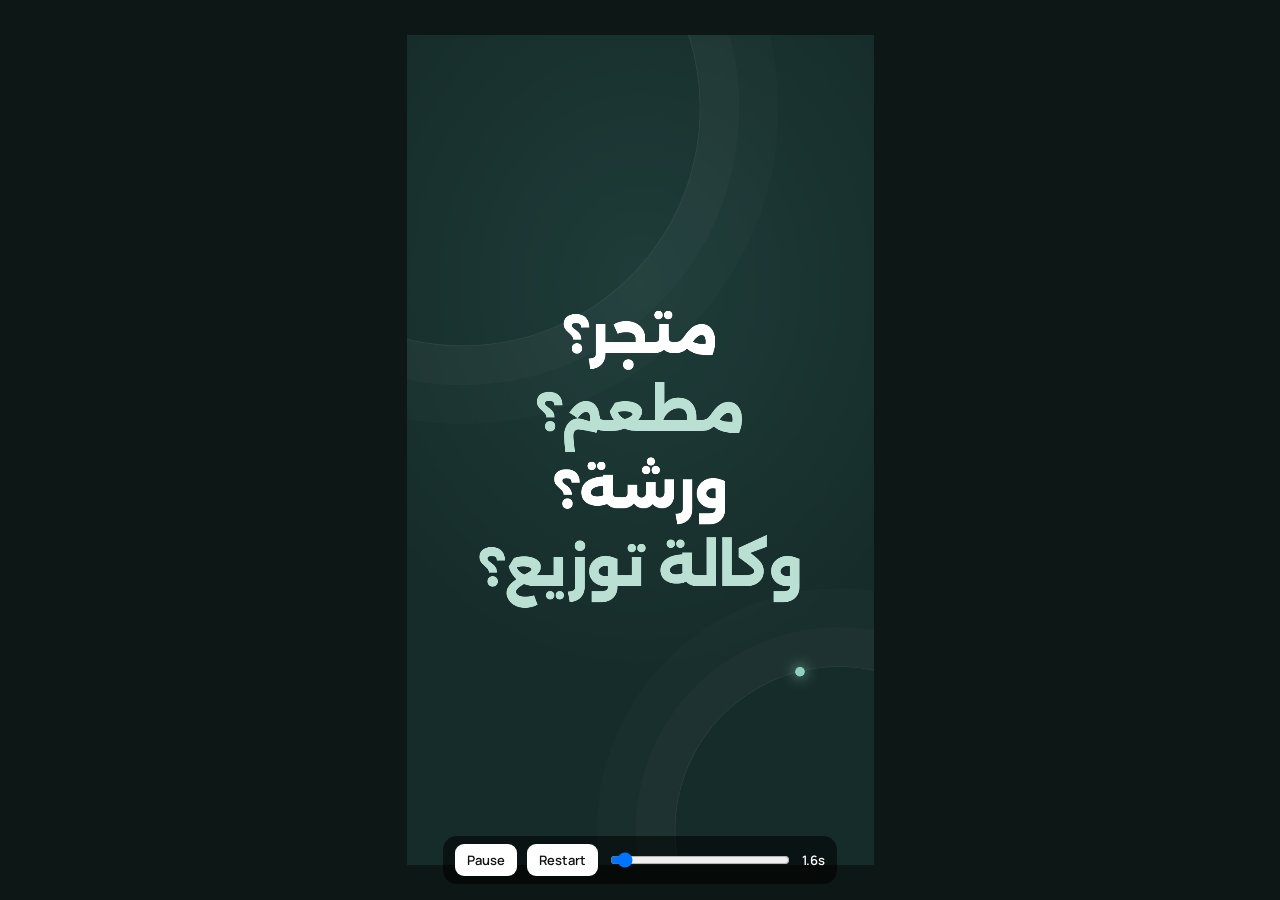
<file: reel/reel.html>
<!doctype html>
<html lang="ar" dir="rtl">
  <head>
    <meta charset="UTF-8" />
    <meta name="viewport" content="width=device-width, initial-scale=1.0" />
    <title>Foundix Reel</title>
    <link rel="preconnect" href="https://fonts.googleapis.com" />
    <link rel="preconnect" href="https://fonts.gstatic.com" crossorigin />
    <link
      href="https://fonts.googleapis.com/css2?family=Alexandria:wght@400;500;600;700;800&family=Manrope:wght@500;600;700;800&display=swap"
      rel="stylesheet"
    />
    <style>
      :root {
        --ink: #162c2a;
        --ink-2: #1d3836;
        --body: #465b58;
        --muted: #71817d;
        --line: #e0e8e4;
        --paper: #f7f8f6;
        --green: #087e70;
        --green-dark: #075e56;
        --green-soft: #eaf5f1;
        --mint: #b9e0d3;
        --mint-2: #92d0be;
        --sand: #e9e5dd;
      }
      * { box-sizing: border-box; }
      html, body { margin: 0; height: 100%; }
      body {
        background: #0d1716;
        display: grid;
        place-items: center;
        overflow: hidden;
        font-family: "Alexandria", system-ui, sans-serif;
        -webkit-font-smoothing: antialiased;
      }
      .viewport { position: relative; }
      .stage {
        position: absolute;
        top: 0;
        left: 0;
        width: 1080px;
        height: 1920px;
        overflow: hidden;
        transform-origin: 0 0;
        background: var(--ink);
        color: var(--ink);
        direction: rtl;
      }
      .stage * { will-change: transform, opacity; }
      .scene { position: absolute; inset: 0; overflow: hidden; }
      .center { position: absolute; inset: 0; display: flex; flex-direction: column; align-items: center; justify-content: center; text-align: center; }
      .b { display: block; }
      .ib { display: inline-block; }
      .en { font-family: "Manrope", sans-serif; direction: ltr; }

      /* shared bits */
      .orbit {
        position: absolute;
        border-radius: 50%;
        border: 2px solid rgba(255, 255, 255, 0.08);
        box-shadow: 0 0 0 90px rgba(255, 255, 255, 0.018), 0 0 0 180px rgba(255, 255, 255, 0.012);
      }
      .orbit::before {
        content: "";
        position: absolute;
        width: 22px;
        height: 22px;
        border-radius: 50%;
        background: var(--mint-2);
        top: -11px;
        left: calc(50% - 11px);
        box-shadow: 0 0 30px var(--mint-2);
      }
      .kicker {
        display: inline-flex;
        align-items: center;
        gap: 16px;
        padding: 14px 30px;
        border-radius: 999px;
        background: var(--green-soft);
        border: 2px solid #d9ebe4;
        color: var(--green-dark);
        font-size: 34px;
        font-weight: 700;
      }
      .kicker i { width: 14px; height: 14px; border-radius: 50%; background: var(--green); display: inline-block; }
      .kicker.dark { background: rgba(185, 224, 211, 0.1); border-color: rgba(185, 224, 211, 0.25); color: var(--mint); }
      .kicker.dark i { background: var(--mint-2); }
      .h-xl { font-size: 112px; line-height: 1.3; font-weight: 800; letter-spacing: -2px; margin: 0; }
      .h-lg { font-size: 92px; line-height: 1.32; font-weight: 800; letter-spacing: -1.5px; margin: 0; }
      .em { color: var(--green); }
      .mark {
        display: grid;
        place-items: center;
        width: 78px;
        height: 78px;
        border-radius: 22px;
        background: var(--green);
        color: #fff;
        font: 800 40px/1 "Manrope", sans-serif;
      }
      .logo-card {
        padding: 34px 46px;
        border-radius: 40px;
        background: #e8e4dc;
        box-shadow: 0 40px 90px rgba(0, 0, 0, 0.28);
      }
      .logo-card img { display: block; width: 720px; height: auto; mix-blend-mode: multiply; }
      .corner-brand {
        position: absolute;
        top: 120px;
        right: 90px;
        display: flex;
        align-items: center;
        gap: 18px;
        font: 800 44px/1 "Manrope", sans-serif;
        letter-spacing: -1px;
      }
      .corner-brand .mark { width: 64px; height: 64px; font-size: 32px; border-radius: 18px; }
      .corner-brand span span { color: var(--green); }

      /* S1 hook */
      #s1 { background: radial-gradient(120% 80% at 50% 30%, #1f3d3a 0%, var(--ink) 60%); color: #fff; }
      #s1 .words { display: flex; flex-direction: column; align-items: center; gap: 26px; }
      #s1 .word {
        font-size: 128px;
        font-weight: 800;
        line-height: 1.2;
        letter-spacing: -2px;
      }
      #s1 .word:nth-child(even) { color: var(--mint); }
      #s1 .after { position: absolute; inset: 0; display: flex; flex-direction: column; align-items: center; justify-content: center; text-align: center; padding: 0 90px; }
      #s1 .after .l1 { font-size: 64px; font-weight: 600; color: #cfe0da; }
      #s1 .after .l2 { font-size: 98px; font-weight: 800; line-height: 1.3; letter-spacing: -2px; margin-top: 20px; }
      #s1 .after .l2 em { font-style: normal; color: var(--mint); }

      /* S2 insight */
      #s2 { background: var(--paper); }
      #s2 .wrap { position: absolute; inset: 300px 90px auto; text-align: center; }
      #s2 .h-lg { margin-top: 44px; }
      .chain { position: absolute; top: 960px; left: 90px; right: 90px; height: 330px; }
      .chain .rail {
        position: absolute;
        top: 100px;
        right: 100px;
        left: 100px;
        height: 6px;
        border-radius: 6px;
        background: linear-gradient(to left, var(--green), var(--mint-2));
        transform-origin: right center;
      }
      .chain .nodes { position: absolute; inset: 0; display: flex; justify-content: space-between; }
      .node { width: 200px; display: flex; flex-direction: column; align-items: center; gap: 24px; }
      .node .disc {
        width: 200px;
        height: 200px;
        border-radius: 50%;
        display: grid;
        place-items: center;
        background: #fff;
        border: 3px solid #d5e8df;
        box-shadow: 0 24px 50px rgba(22, 44, 42, 0.1);
        color: var(--green);
      }
      .node .disc svg { width: 84px; height: 84px; }
      .node b { font-size: 40px; font-weight: 800; }
      #s2 .caption {
        position: absolute;
        top: 1430px;
        left: 90px;
        right: 90px;
        text-align: center;
        font-size: 42px;
        font-weight: 600;
        color: var(--body);
        line-height: 1.6;
      }
      #s2 .caption strong { color: var(--green-dark); }

      /* S3 brand */
      #s3 { background: radial-gradient(110% 70% at 50% 40%, #0a8d7d 0%, var(--green-dark) 70%); color: #fff; }
      #s3 .center { gap: 0; padding: 0 70px; }
      #s3 .h-xl { margin-top: 110px; font-size: 98px; }
      #s3 .h-xl em { font-style: normal; color: var(--mint); }
      #s3 .pillars { margin-top: 70px; display: flex; gap: 18px; flex-wrap: wrap; justify-content: center; }
      #s3 .pillars span {
        display: inline-block;
        padding: 16px 30px;
        border-radius: 999px;
        border: 2px solid rgba(255, 255, 255, 0.3);
        background: rgba(255, 255, 255, 0.08);
        font-size: 36px;
        font-weight: 700;
      }

      /* S4 sectors */
      #s4 { background: var(--paper); }
      #s4 .top { position: absolute; top: 210px; left: 90px; right: 90px; display: flex; justify-content: space-between; align-items: center; }
      #s4 .count { font: 800 40px/1 "Manrope", sans-serif; color: var(--muted); direction: ltr; }
      #s4 .count b { color: var(--green); }
      .panel { position: absolute; inset: 0; }
      .photo {
        position: absolute;
        top: 340px;
        left: 90px;
        right: 90px;
        height: 1000px;
        border-radius: 44px;
        overflow: hidden;
        background: #dce6df;
        box-shadow: 0 40px 80px rgba(22, 44, 42, 0.18);
      }
      .photo img { width: 100%; height: 100%; object-fit: cover; display: block; }
      .photo::after { content: ""; position: absolute; inset: 55% 0 0; background: linear-gradient(transparent, rgba(12, 28, 24, 0.55)); }
      .photo .tag {
        position: absolute;
        z-index: 1;
        bottom: 40px;
        right: 40px;
        padding: 12px 24px;
        border-radius: 16px;
        background: rgba(17, 29, 25, 0.62);
        color: #fff;
        font-size: 30px;
        font-weight: 700;
      }
      .panel .txt { position: absolute; top: 1385px; left: 90px; right: 90px; }
      .panel h3 { margin: 0; font-size: 76px; font-weight: 800; letter-spacing: -1px; line-height: 1.25; }
      .panel p { margin: 14px 0 0; font-size: 38px; color: var(--body); line-height: 1.6; }
      .flow { display: flex; align-items: center; gap: 14px; margin-top: 30px; }
      .flow span { display: inline-block; padding: 12px 26px; border-radius: 16px; background: var(--green-soft); color: var(--green-dark); font-size: 34px; font-weight: 700; }
      .flow em { font-style: normal; color: #90aba0; font: 700 34px "Manrope", sans-serif; display: inline-block; }

      /* S5 operating model */
      #s5 { background: #fff; }
      #s5 .head { position: absolute; top: 230px; left: 90px; right: 90px; }
      #s5 .h-lg { margin-top: 36px; font-size: 84px; }
      .steps { position: absolute; top: 760px; left: 90px; right: 90px; }
      .steps .spine { position: absolute; top: 50px; bottom: 50px; right: 49px; width: 4px; background: #cbded5; transform-origin: top center; }
      .step { position: relative; display: flex; gap: 36px; align-items: flex-start; margin-bottom: 44px; }
      .step .num {
        flex: 0 0 auto;
        width: 102px;
        height: 102px;
        border-radius: 30px;
        display: grid;
        place-items: center;
        background: var(--green);
        color: #fff;
        font: 800 38px "Manrope", sans-serif;
        box-shadow: 0 0 0 12px #fff;
      }
      .step h3 { margin: 6px 0 6px; font-size: 52px; font-weight: 800; line-height: 1.3; }
      .step small { display: block; font-size: 32px; color: var(--muted); }
      #s5 .note {
        position: absolute;
        top: 1600px;
        left: 90px;
        right: 90px;
        padding: 30px 36px;
        border-right: 8px solid var(--green);
        border-radius: 24px 0 0 24px;
        background: #f1f7f4;
        font-size: 36px;
        line-height: 1.6;
        color: var(--body);
      }
      #s5 .note strong { color: var(--ink); }

      /* S6 principles */
      #s6 { background: var(--ink); color: #fff; }
      #s6 .head { position: absolute; top: 230px; left: 90px; right: 90px; text-align: center; }
      .cards { position: absolute; top: 400px; left: 90px; right: 90px; display: flex; flex-direction: column; gap: 34px; }
      .pcard {
        padding: 44px 48px;
        border-radius: 36px;
        background: linear-gradient(160deg, rgba(255, 255, 255, 0.09), rgba(255, 255, 255, 0.03));
        border: 2px solid rgba(255, 255, 255, 0.12);
      }
      .pcard .idx { color: var(--mint-2); font: 800 30px "Manrope", sans-serif; letter-spacing: 2px; direction: ltr; display: block; text-align: right; }
      .pcard h3 { margin: 14px 0 10px; font-size: 60px; font-weight: 800; }
      .pcard p { margin: 0; font-size: 34px; line-height: 1.6; color: #c4d6d0; }
      #s6 .closing { position: absolute; top: 1490px; left: 90px; right: 90px; text-align: center; font-size: 62px; font-weight: 800; line-height: 1.45; }
      #s6 .closing em { font-style: normal; color: var(--mint); }

      /* S7 roles */
      #s7 { background: var(--paper); }
      #s7 .head { position: absolute; top: 300px; left: 90px; right: 90px; text-align: center; }
      #s7 .h-lg { margin-top: 36px; font-size: 74px; }
      .roles { position: absolute; top: 880px; left: 90px; right: 90px; display: grid; grid-template-columns: 1fr 1fr; gap: 26px; }
      .role {
        display: flex;
        gap: 22px;
        align-items: flex-start;
        padding: 32px 30px;
        border-radius: 30px;
        background: #fff;
        border: 2px solid var(--line);
        box-shadow: 0 18px 40px rgba(22, 44, 42, 0.06);
      }
      .role i { flex: 0 0 auto; width: 20px; height: 20px; margin-top: 18px; border-radius: 50%; background: var(--green); }
      .role strong { display: block; font-size: 36px; white-space: nowrap; font-weight: 800; }
      .role span { display: block; margin-top: 6px; font-size: 27px; line-height: 1.55; color: var(--muted); }

      /* S8 CTA */
      #s8 { background: radial-gradient(120% 80% at 50% 35%, #1f3d3a 0%, var(--ink) 62%); color: #fff; }
      #s8 .center { padding: 0 80px; }
      #s8 .h-xl { margin-top: 100px; font-size: 104px; }
      #s8 .sub { margin-top: 34px; font-size: 42px; line-height: 1.6; color: #cfe0da; }
      .cta {
        margin-top: 70px;
        display: inline-flex;
        align-items: center;
        gap: 22px;
        padding: 30px 56px;
        border-radius: 30px;
        background: var(--mint);
        color: var(--ink);
        font: 800 56px/1 "Manrope", sans-serif;
        box-shadow: 0 30px 70px rgba(146, 208, 190, 0.3);
      }
      .cta .arrow { font-family: "Alexandria", sans-serif; }
      #s8 .tagline { margin-top: 56px; font: 700 34px "Manrope", sans-serif; letter-spacing: 8px; color: var(--mint-2); text-transform: uppercase; }

      /* preview controls (not part of the video frame) */
      .controls {
        position: fixed;
        bottom: 16px;
        left: 50%;
        transform: translateX(-50%);
        display: flex;
        gap: 10px;
        align-items: center;
        padding: 8px 12px;
        border-radius: 14px;
        background: rgba(0, 0, 0, 0.55);
        color: #fff;
        font: 600 13px "Manrope", sans-serif;
        direction: ltr;
        z-index: 10;
      }
      .controls button { border: 0; border-radius: 9px; padding: 7px 12px; background: #fff; color: #111; font: inherit; cursor: pointer; }
      .controls input { width: 180px; }
      body.capture .controls { display: none; }
    </style>
  </head>
  <body>
    <div class="viewport" id="viewport">
      <div class="stage" id="stage">
        <!-- S1 — hook -->
        <section class="scene" id="s1">
          <div class="orbit" id="o1" style="width: 1100px; height: 1100px; top: -380px; left: -420px"></div>
          <div class="orbit" id="o1b" style="width: 760px; height: 760px; bottom: -300px; right: -300px"></div>
          <div class="center">
            <div class="words" id="words">
              <span class="word b">متجر؟</span>
              <span class="word b">مطعم؟</span>
              <span class="word b">ورشة؟</span>
              <span class="word b">وكالة توزيع؟</span>
            </div>
          </div>
          <div class="after">
            <span class="l1 b">نشاطك قد يكون مختلفًا…</span>
            <span class="l2 b">لكن أساس الإدارة<br /><em>يظل مترابطًا.</em></span>
          </div>
        </section>

        <!-- S2 — insight -->
        <section class="scene" id="s2">
          <div class="wrap">
            <span class="kicker"><i></i>من واقع التشغيل</span>
            <h2 class="h-lg">العملية لا تنتهي<br /><span class="em">عند إصدار الفاتورة.</span></h2>
          </div>
          <div class="chain">
            <div class="rail"></div>
            <div class="nodes">
              <div class="node">
                <div class="disc">
                  <svg viewBox="0 0 24 24" fill="none" stroke="currentColor" stroke-width="1.7" stroke-linecap="round" stroke-linejoin="round"><path d="M6 3h12v18l-3-2-3 2-3-2-3 2z" /><path d="M9 8h6M9 12h6" /></svg>
                </div>
                <b>الطلب</b>
              </div>
              <div class="node">
                <div class="disc">
                  <svg viewBox="0 0 24 24" fill="none" stroke="currentColor" stroke-width="1.7" stroke-linecap="round" stroke-linejoin="round"><path d="M3 7.5 12 3l9 4.5v9L12 21l-9-4.5z" /><path d="M3 7.5 12 12l9-4.5M12 12v9" /></svg>
                </div>
                <b>المخزون</b>
              </div>
              <div class="node">
                <div class="disc">
                  <svg viewBox="0 0 24 24" fill="none" stroke="currentColor" stroke-width="1.7" stroke-linecap="round" stroke-linejoin="round"><circle cx="12" cy="12" r="3.2" /><path d="M12 2.5v3M12 18.5v3M2.5 12h3M18.5 12h3M5.3 5.3l2.1 2.1M16.6 16.6l2.1 2.1M5.3 18.7l2.1-2.1M16.6 7.4l2.1-2.1" /></svg>
                </div>
                <b>التشغيل</b>
              </div>
              <div class="node">
                <div class="disc">
                  <svg viewBox="0 0 24 24" fill="none" stroke="currentColor" stroke-width="1.7" stroke-linecap="round" stroke-linejoin="round"><rect x="3" y="6" width="18" height="13" rx="2.5" /><path d="M3 10h18M16 15h2" /><path d="M6 6V4.5h12V6" /></svg>
                </div>
                <b>التحصيل</b>
              </div>
            </div>
          </div>
          <p class="caption">حين ينعكس الطلب على <strong>المخزون والتشغيل والتحصيل</strong><br />تصل المعلومة الصحيحة للشخص المسؤول.</p>
        </section>

        <!-- S3 — brand reveal -->
        <section class="scene" id="s3">
          <div class="center">
            <div class="logo-card" id="logo1"><img src="../Resource/logo_foundix.jpg" alt="Foundix" /></div>
            <h1 class="h-xl"><span class="b" id="b1">إدارة مترابطة،</span><em class="b" id="b2">لكل نشاط طريقته.</em></h1>
            <div class="pillars">
              <span>البيع</span><span>المخزون</span><span>التشغيل</span><span>المالية</span>
            </div>
          </div>
        </section>

        <!-- S4 — sectors -->
        <section class="scene" id="s4">
          <div class="top">
            <span class="kicker" id="s4k"><i></i>أنشطة مختلفة. خطوات مألوفة.</span>
            <span class="count" id="s4c"><b id="s4n">01</b> / 04</span>
          </div>
          <div class="panel" id="p1">
            <figure class="photo" style="margin: 0"><img src="../assets/unsplash-supermarket.jpg" alt="" /><span class="tag">تجزئة · بيع مباشر</span></figure>
            <div class="txt">
              <h3>متاجر وسوبرماركت</h3>
              <p>البضاعة من الاستلام إلى الرف والكاشير.</p>
              <div class="flow"><span>استلام</span><em>←</em><span>تخزين</span><em>←</em><span>بيع</span></div>
            </div>
          </div>
          <div class="panel" id="p2">
            <figure class="photo" style="margin: 0"><img src="../assets/sector-restaurant.jpg" alt="" style="object-position: center 40%" /><span class="tag">مطاعم · تجهيز</span></figure>
            <div class="txt">
              <h3>مطاعم ومطابخ</h3>
              <p>الطلب مربوط بالمكونات والتجهيز والتسليم.</p>
              <div class="flow"><span>مكونات</span><em>←</em><span>تجهيز</span><em>←</em><span>تسليم</span></div>
            </div>
          </div>
          <div class="panel" id="p3">
            <figure class="photo" style="margin: 0"><img src="../assets/sector-workshop.jpg" alt="" /><span class="tag">ورش · تصنيع ومعالجة</span></figure>
            <div class="txt">
              <h3>ورش وتصنيع</h3>
              <p>الخامات ومراحل التشغيل حتى الفحص والتسليم.</p>
              <div class="flow"><span>خامات</span><em>←</em><span>تشغيل</span><em>←</em><span>تسليم</span></div>
            </div>
          </div>
          <div class="panel" id="p4">
            <figure class="photo" style="margin: 0"><img src="../assets/sector-distribution.jpg" alt="" /><span class="tag">وكالات · توزيع</span></figure>
            <div class="txt">
              <h3>وكالات وتوزيع</h3>
              <p>الأسعار والطلبات والمخزون والتحصيل معًا.</p>
              <div class="flow"><span>تسعير</span><em>←</em><span>طلب</span><em>←</em><span>توزيع</span></div>
            </div>
          </div>
        </section>

        <!-- S5 — operating model -->
        <section class="scene" id="s5">
          <div class="head">
            <span class="kicker"><i></i>نواة تشغيل مشتركة</span>
            <h2 class="h-lg">من أول حركة مخزون<br /><span class="em">إلى التحصيل.</span></h2>
          </div>
          <div class="steps">
            <div class="spine"></div>
            <div class="step"><span class="num">01</span><div><h3>عرّف ما تبيعه وما تستخدمه</h3><small>الكتالوج · وحدات القياس · قوائم الأسعار</small></div></div>
            <div class="step"><span class="num">02</span><div><h3>استلم وخزّن وتابع الحركة</h3><small>المشتريات · المخزون · الفروع</small></div></div>
            <div class="step"><span class="num">03</span><div><h3>جهّز أو عالج عند الحاجة</h3><small>وصفات · تعبئة · أوامر تشغيل</small></div></div>
            <div class="step"><span class="num">04</span><div><h3>بِع وتابع التحصيل والإقفال</h3><small>نقطة البيع · العملاء · المالية والتقارير</small></div></div>
          </div>
          <div class="note"><strong>المبدأ:</strong> بيانات مشتركة تحت الواجهة، ومسار مناسب لطبيعة كل نشاط فوقها.</div>
        </section>

        <!-- S6 — principles -->
        <section class="scene" id="s6">
          <div class="orbit" id="o6" style="width: 900px; height: 900px; bottom: -680px; left: -380px"></div>
          <div class="head"><span class="kicker dark"><i></i>تصميم مرن لا يفرض قالبًا واحدًا</span></div>
          <div class="cards">
            <div class="pcard"><span class="idx">CORE / 01</span><h3>أساس واحد للبيانات</h3><p>الأصناف والعملاء والفروع والمخازن مترابطة؛ إدخال أقل وأثر أوضح.</p></div>
            <div class="pcard"><span class="idx">FLOW / 02</span><h3>مسارات حسب نوع العمل</h3><p>بيع مباشر، تجهيز وصفة، أو تصنيع على مراحل؛ بمصطلحات نشاطك.</p></div>
            <div class="pcard"><span class="idx">CONTROL / 03</span><h3>صلاحية واضحة لكل دور</h3><p>كل شخص ضمن مهامه وموقعه، مع سجل لمن نفّذ وما الذي تغيّر.</p></div>
          </div>
          <p class="closing">المشترك يبقى مشتركًا.<br /><em>والتفاصيل تتبع نشاطك.</em></p>
        </section>

        <!-- S7 — roles -->
        <section class="scene" id="s7">
          <div class="corner-brand" id="cb7"><span class="mark">F</span><span>Found<span>ix</span></span></div>
          <div class="head">
            <span class="kicker"><i></i>واجهة تناسب مسؤوليتك</span>
            <h2 class="h-lg">كل فريق يرى<br /><span class="em">ما يحتاجه لإنجاز يومه.</span></h2>
          </div>
          <div class="roles">
            <div class="role"><i></i><div><strong>المالك</strong><span>ملخص النشاط والاستثناءات</span></div></div>
            <div class="role"><i></i><div><strong>مدير الفرع</strong><span>الورديات والمخزون والفريق</span></div></div>
            <div class="role"><i></i><div><strong>الكاشير</strong><span>البيع والطلبات والدفع</span></div></div>
            <div class="role"><i></i><div><strong>المخزن والتشغيل</strong><span>الاستلام والتحضير والجرد</span></div></div>
            <div class="role"><i></i><div><strong>المحاسب</strong><span>القيود والمطابقة والتقارير</span></div></div>
            <div class="role"><i></i><div><strong>مسؤول المنشأة</strong><span>الفروع والأدوار والإعدادات</span></div></div>
          </div>
        </section>

        <!-- S8 — CTA -->
        <section class="scene" id="s8">
          <div class="orbit" id="o8" style="width: 1200px; height: 1200px; top: -520px; right: -520px"></div>
          <div class="orbit" id="o8b" style="width: 820px; height: 820px; bottom: -360px; left: -360px"></div>
          <div class="center">
            <div class="logo-card" id="logo2"><img src="../Resource/logo_foundix.jpg" alt="Foundix" /></div>
            <h2 class="h-xl" id="c1">ابدأ من طريقة<br />عمل منشأتك.</h2>
            <p class="sub" id="c2">نظام واحد يربط البيع والمخزون<br />والتشغيل والمالية.</p>
            <div class="cta" id="c3"><span>foundix.net</span><span class="arrow">←</span></div>
            <div class="tagline" id="c4">Foundation · Meets · Growth</div>
          </div>
        </section>
      </div>
    </div>

    <div class="controls">
      <button id="play">Pause</button>
      <button id="restart">Restart</button>
      <input id="scrub" type="range" min="0" max="1000" value="0" />
      <span id="clock">0.0s</span>
    </div>

    <script>
      // Deterministic timeline: every frame is a pure function of t (seconds),
      // so the preview and the frame-by-frame export always match.
      const T = 37;
      const W = 1080, H = 1920;
      const $ = (s, root = document) => [...root.querySelectorAll(s)];

      const ease = {
        lin: (p) => p,
        out: (p) => 1 - Math.pow(1 - p, 3),
        in: (p) => p * p * p,
        inout: (p) => (p < 0.5 ? 4 * p * p * p : 1 - Math.pow(-2 * p + 2, 3) / 2),
        back: (p) => 1 + 2.4 * Math.pow(p - 1, 3) + 1.4 * Math.pow(p - 1, 2),
        expo: (p) => (p === 1 ? 1 : 1 - Math.pow(2, -10 * p)),
      };

      const tweens = [];
      // props: { o, x, y, s, sx, sy, r, b (blur px), c (bottom-up wipe %), k (circle radius %) } each as [from, to]
      function A(target, props, start, dur = 0.7, e = "out") {
        const els = typeof target === "string" ? $(target) : [].concat(target);
        els.forEach((el) => {
          for (const k in props) tweens.push({ el, k, from: props[k][0], to: props[k][1], start, dur, e });
        });
      }
      function S(target, props, start, step, dur, e) {
        $(target).forEach((el, i) => A(el, props, start + i * step, dur, e));
      }
      const pop = { o: [0, 1], y: [70, 0], b: [14, 0] };
      const rise = { o: [0, 1], y: [50, 0] };

      // ---------- S1 hook 0 → 4.4
      A("#o1", { r: [0, 50] }, 0, 4.6, "lin");
      A("#o1b", { r: [0, -40] }, 0, 4.6, "lin");
      S("#words .word", { o: [0, 1], y: [90, 0], s: [0.86, 1], b: [16, 0] }, -0.3, 0.42, 0.55, "out");
      A("#words", { o: [1, 0], s: [1, 0.88], b: [0, 12] }, 2.25, 0.45, "in");
      A("#s1 .l1", rise, 2.55, 0.6);
      A("#s1 .l2", { o: [0, 1], y: [60, 0], s: [0.94, 1] }, 2.85, 0.7);

      // ---------- S2 insight 4.4 → 8.6
      A("#s2", { c: [100, 0] }, 4.3, 0.7, "inout");
      A("#s2 .kicker", rise, 4.75, 0.6);
      A("#s2 .h-lg", { o: [0, 1], y: [60, 0] }, 4.9, 0.7);
      A("#s2 .rail", { sx: [0, 1] }, 5.75, 1.4, "inout");
      S("#s2 .node", { o: [0, 1], y: [40, 0], s: [0.7, 1] }, 5.65, 0.34, 0.6, "back");
      A("#s2 .caption", rise, 7.15, 0.7);

      // ---------- S3 brand 8.6 → 12.2
      A("#s3", { k: [0, 120] }, 8.5, 0.8, "inout");
      A("#logo1", { o: [0, 1], s: [0.8, 1], y: [40, 0] }, 8.85, 0.8, "back");
      A("#b1", pop, 9.45, 0.6);
      A("#b2", pop, 9.75, 0.6);
      S("#s3 .pillars span", { o: [0, 1], y: [30, 0], s: [0.85, 1] }, 10.3, 0.13, 0.5, "back");

      // ---------- S4 sectors 12.2 → 20.6 (2.1 s each)
      A("#s4", { c: [100, 0] }, 12.1, 0.7, "inout");
      A("#s4k", rise, 12.6, 0.6);
      A("#s4c", rise, 12.75, 0.6);
      const P = 2.1, p0 = 12.45;
      ["#p1", "#p2", "#p3", "#p4"].forEach((id, i) => {
        const t0 = p0 + i * P;
        const panel = $(id)[0];
        if (i > 0) A(panel, { x: [1080, 0] }, t0 - 0.05, 0.7, "inout");
        else A(panel, { o: [0, 1] }, t0 - 0.05, 0.3);
        A($(".photo img", panel), { s: [1.18, 1.02] }, t0 - 0.05, P + 0.6, "lin");
        A($(".tag", panel), rise, t0 + 0.45, 0.5);
        A($("h3", panel), rise, t0 + 0.35, 0.55);
        A($("p", panel), rise, t0 + 0.5, 0.55);
        $(".flow > *", panel).forEach((el, j) => A(el, { o: [0, 1], x: [30, 0] }, t0 + 0.65 + j * 0.08, 0.4));
        if (i < 3) A(panel, { x: [0, -380], o: [1, 0] }, t0 + P - 0.05, 0.7, "inout");
      });
      // counter
      const counter = $("#s4n")[0];

      // ---------- S5 operating model 20.6 → 25.6
      A("#s5", { y: [H, 0] }, 20.55, 0.75, "inout");
      A("#s5 .kicker", rise, 21.0, 0.6);
      A("#s5 .h-lg", rise, 21.15, 0.7);
      A("#s5 .spine", { sy: [0, 1] }, 21.6, 2.2, "inout");
      S("#s5 .step", { o: [0, 1], x: [120, 0] }, 21.6, 0.55, 0.6, "out");
      S("#s5 .num", { s: [0.4, 1] }, 21.6, 0.55, 0.6, "back");
      A("#s5 .note", rise, 24.0, 0.7);

      // ---------- S6 principles 25.6 → 29.4
      A("#s6", { k: [0, 120] }, 25.5, 0.8, "inout");
      A("#o6", { r: [0, 40] }, 25.5, 4.2, "lin");
      A("#s6 .kicker", rise, 25.95, 0.6);
      S("#s6 .pcard", { o: [0, 1], y: [80, 0], s: [0.95, 1] }, 26.15, 0.45, 0.65, "out");
      A("#s6 .closing", pop, 27.85, 0.7);

      // ---------- S7 roles 29.4 → 32.6
      A("#s7", { c: [100, 0] }, 29.3, 0.7, "inout");
      A("#cb7", rise, 29.75, 0.6);
      A("#s7 .kicker", rise, 29.8, 0.6);
      A("#s7 .h-lg", rise, 29.95, 0.7);
      S("#s7 .role", { o: [0, 1], y: [50, 0], s: [0.9, 1] }, 30.45, 0.16, 0.55, "back");

      // ---------- S8 CTA 32.6 → 37
      A("#s8", { k: [0, 120] }, 32.5, 0.85, "inout");
      A("#o8", { r: [0, 45] }, 32.5, 4.6, "lin");
      A("#o8b", { r: [0, -35] }, 32.5, 4.6, "lin");
      A("#logo2", { o: [0, 1], s: [0.8, 1], y: [40, 0] }, 32.9, 0.8, "back");
      A("#c1", pop, 33.45, 0.7);
      A("#c2", rise, 33.85, 0.6);
      A("#c3", { o: [0, 1], s: [0.7, 1], y: [30, 0] }, 34.25, 0.7, "back");
      A("#c4", { o: [0, 1] }, 34.75, 0.8);
      A("#c3", { s: [1, 1.05] }, 35.4, 0.5, "inout");
      A("#c3", { s: [1.05, 1] }, 35.9, 0.5, "inout");

      tweens.sort((a, b) => a.start - b.start);
      const touched = [...new Set(tweens.map((t) => t.el))];

      function render(t) {
        const state = new Map();
        for (const el of touched) state.set(el, { o: 1, x: 0, y: 0, s: 1, sx: 1, sy: 1, r: 0, b: 0, c: null, k: null, _set: {} });
        for (const tw of tweens) {
          const st = state.get(tw.el);
          const p = Math.min(1, Math.max(0, (t - tw.start) / tw.dur));
          if (p <= 0) {
            if (!st._set[tw.k]) { st[tw.k] = tw.from; st._set[tw.k] = 1; }
          } else {
            st[tw.k] = tw.from + (tw.to - tw.from) * ease[tw.e](p);
            st._set[tw.k] = 1;
          }
        }
        for (const [el, st] of state) {
          el.style.opacity = st.o;
          el.style.transform = `translate(${st.x}px, ${st.y}px) scale(${st.s * st.sx}, ${st.s * st.sy}) rotate(${st.r}deg)`;
          el.style.filter = st.b > 0.05 ? `blur(${st.b}px)` : "none";
          if (st.c !== null) el.style.clipPath = `inset(${st.c}% 0 0 0)`;
          else if (st.k !== null) el.style.clipPath = `circle(${st.k}% at 50% 50%)`;
        }
        counter.textContent = "0" + Math.min(4, Math.max(1, Math.floor((t - p0 - 0.3) / P) + 1));
      }

      // ---------- sizing / preview loop
      const stage = $("#stage")[0], vp = $("#viewport")[0];
      const capture = new URLSearchParams(location.search).has("capture");
      if (capture) document.body.classList.add("capture");
      function fit() {
        const k = capture ? 1 : Math.min(innerWidth / W, (innerHeight - 70) / H);
        stage.style.transform = `scale(${k})`;
        vp.style.width = W * k + "px";
        vp.style.height = H * k + "px";
      }
      addEventListener("resize", fit);
      fit();

      window.seek = (t) => render(t);
      window.REEL_DURATION = T;
      window.reelReady = Promise.all([
        document.fonts.ready,
        ...$("img").map((i) => (i.complete ? 0 : new Promise((r) => (i.onload = i.onerror = r)))),
      ]);

      if (!capture) {
        let playing = true, t0 = performance.now(), cur = 0;
        const btn = $("#play")[0], scrub = $("#scrub")[0], clock = $("#clock")[0];
        function frame(now) {
          if (playing) cur = ((now - t0) / 1000) % T;
          render(cur);
          scrub.value = (cur / T) * 1000;
          clock.textContent = cur.toFixed(1) + "s";
          requestAnimationFrame(frame);
        }
        btn.onclick = () => {
          playing = !playing;
          btn.textContent = playing ? "Pause" : "Play";
          if (playing) t0 = performance.now() - cur * 1000;
        };
        $("#restart")[0].onclick = () => { cur = 0; t0 = performance.now(); playing = true; btn.textContent = "Pause"; };
        scrub.oninput = () => { cur = (scrub.value / 1000) * T; t0 = performance.now() - cur * 1000; };
        window.reelReady.then(() => { t0 = performance.now(); requestAnimationFrame(frame); });
      } else {
        render(0);
      }
    </script>
  </body>
</html>
</file>
